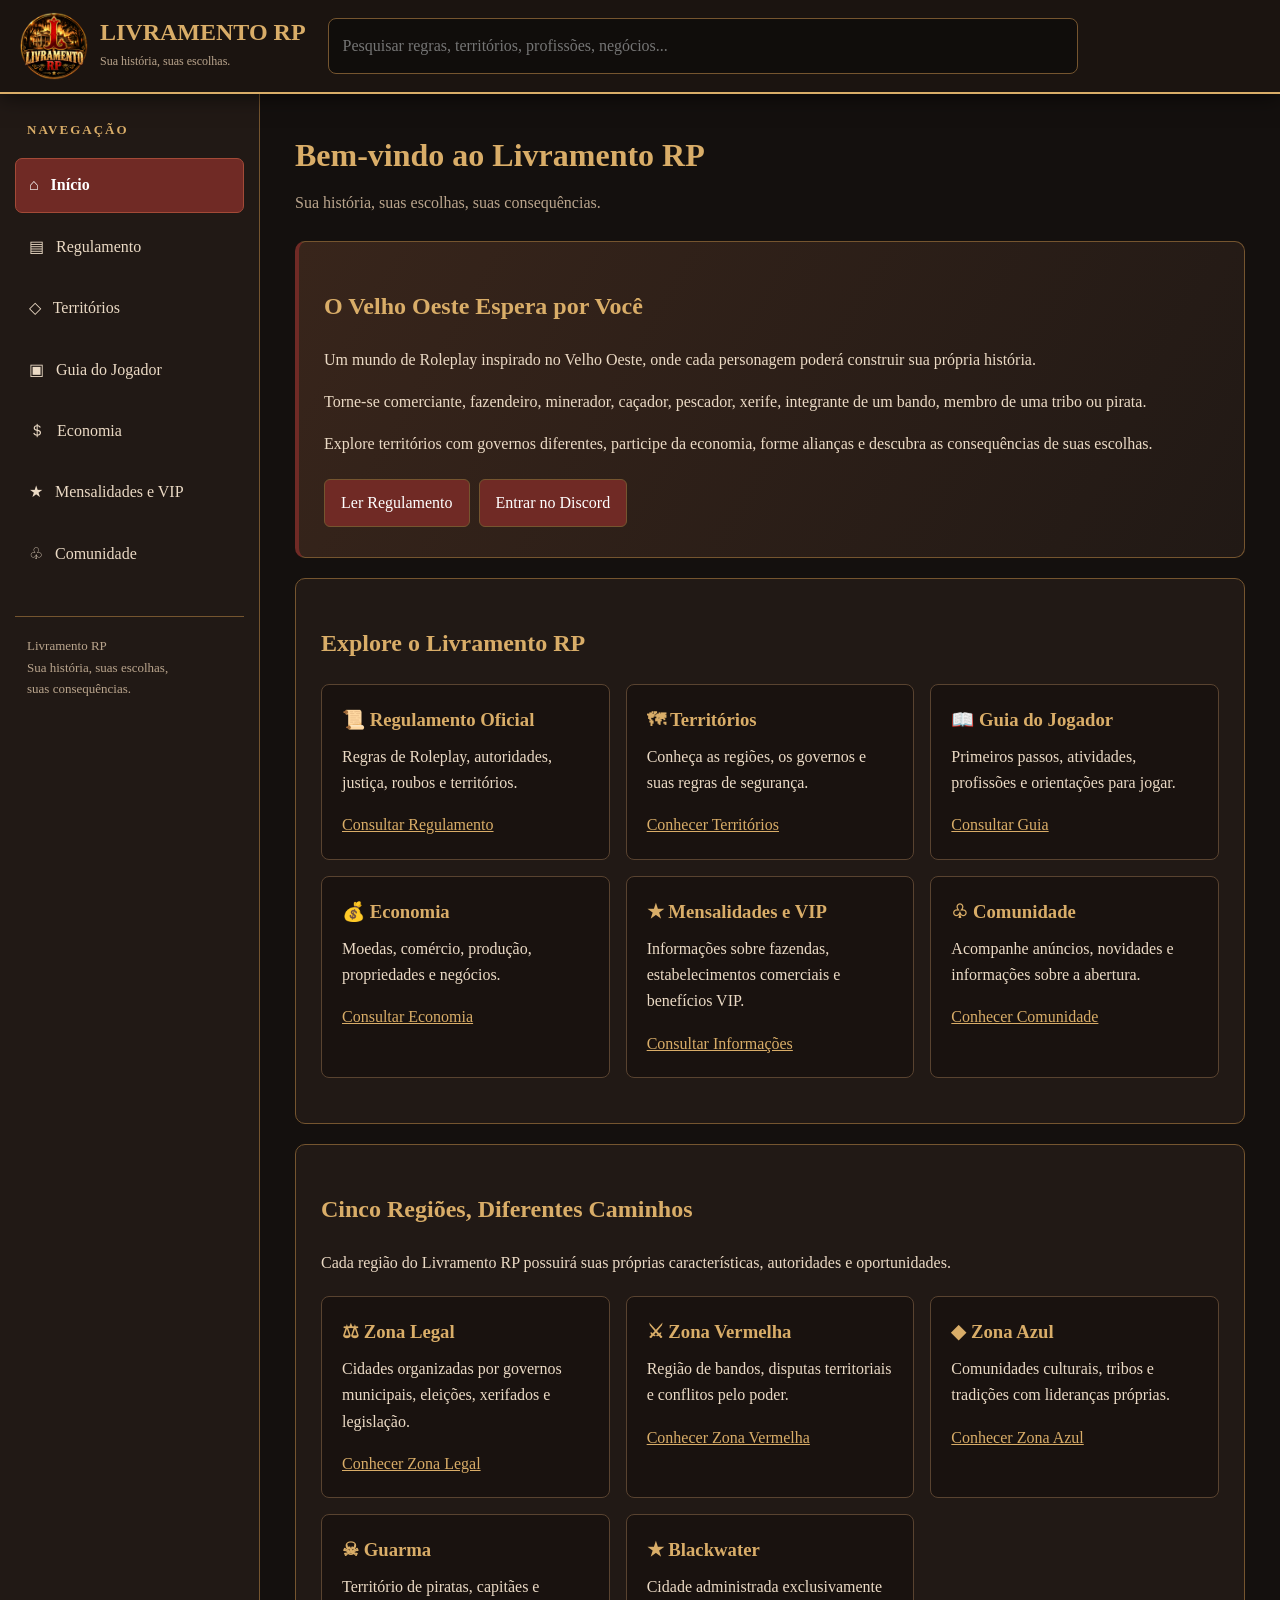
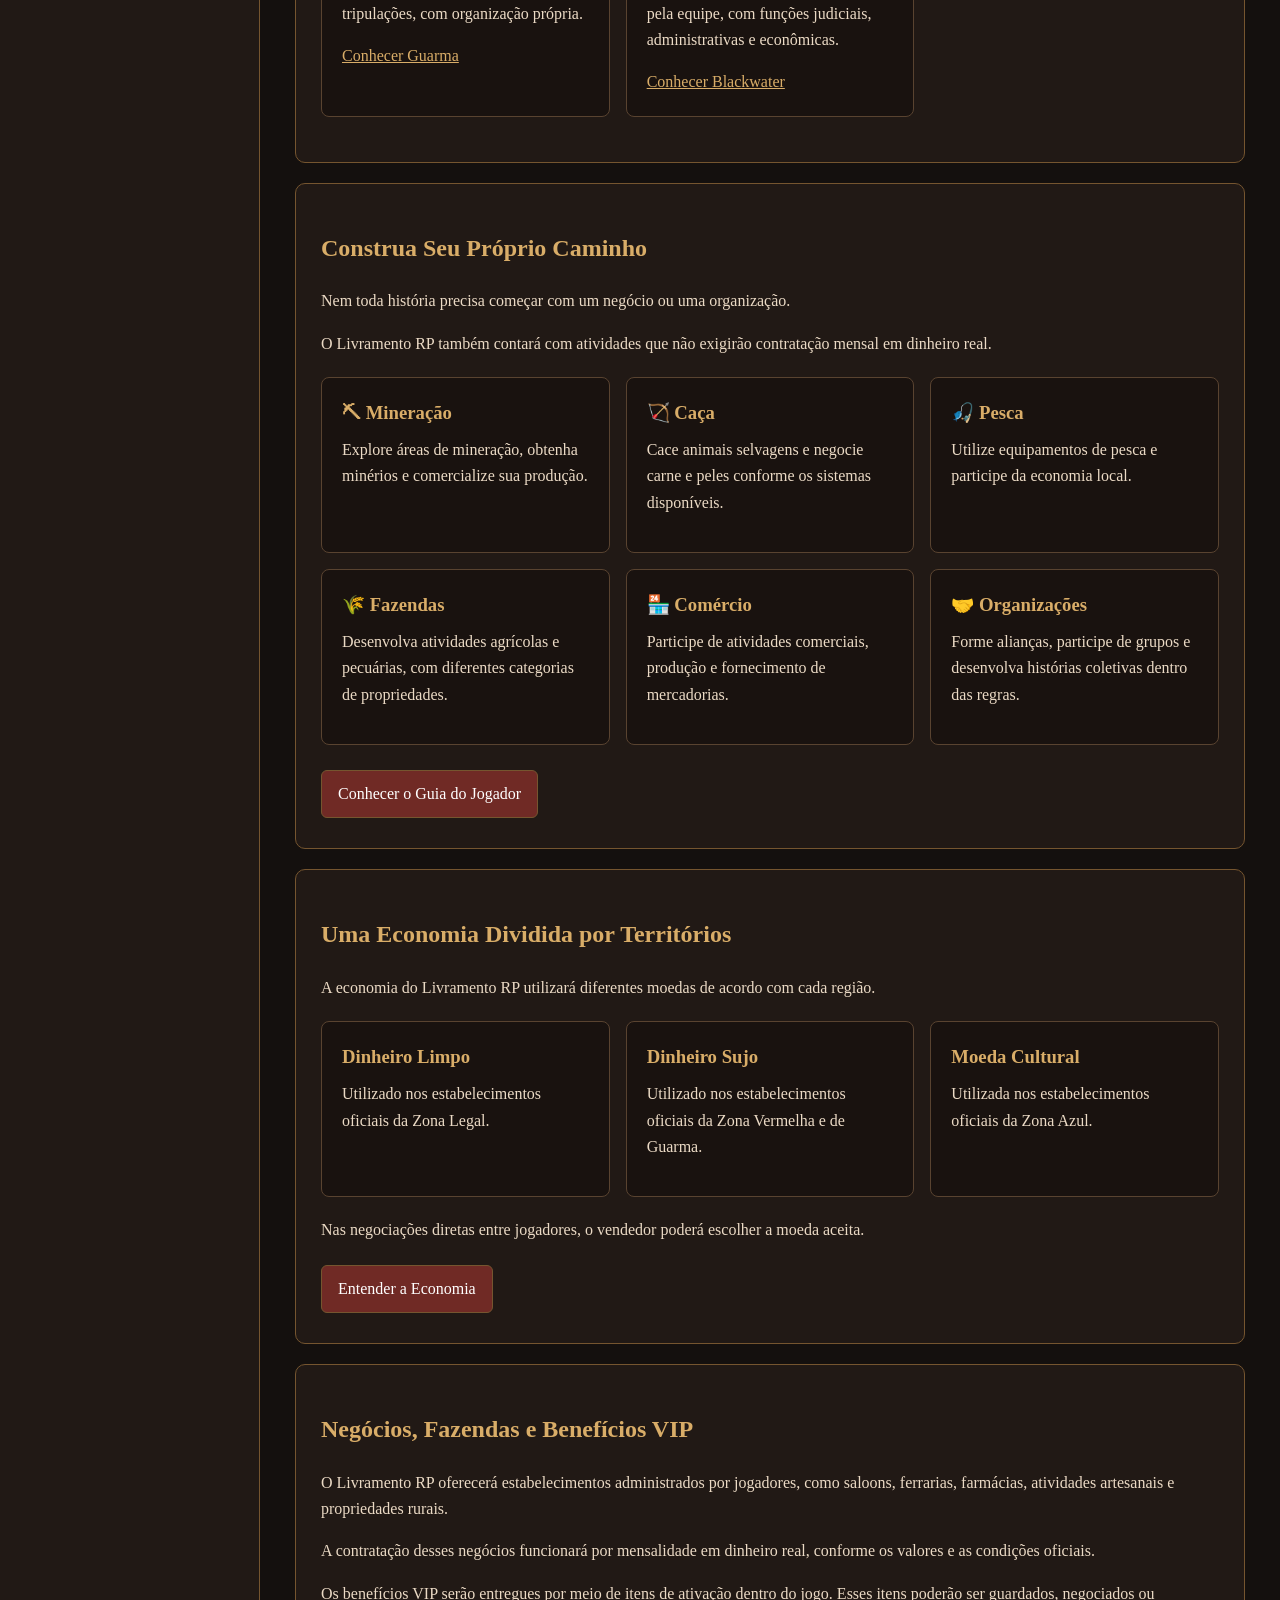
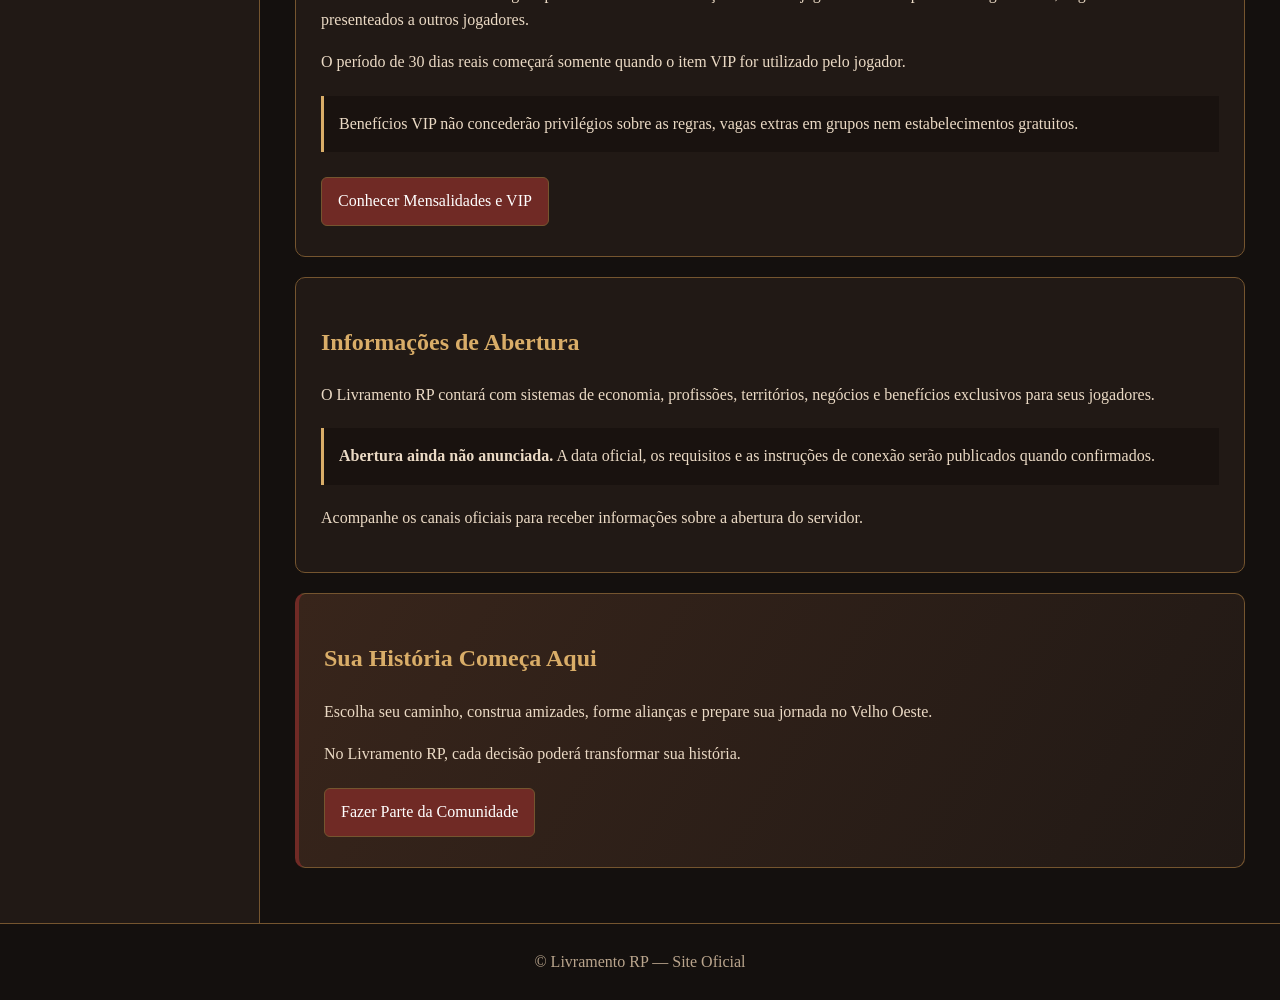
<file: index.html>
<!DOCTYPE html>
<html lang="pt-BR">
<head>
  <meta charset="UTF-8">
  <meta name="viewport" content="width=device-width, initial-scale=1">
  <meta name="description" content="Livramento RP — Servidor de Roleplay no Velho Oeste. Explore territórios, profissões, governos, economia e histórias criadas pelos jogadores.">
  <title>Livramento RP | Início</title>
  <link rel="stylesheet" href="estilo.css">
  <script src="script.js" defer></script>
</head>

<body>

<header class="topo">
  <div class="topo-interno">
    <div class="marca">
      <img src="LOGO.png" alt="Logo oficial Livramento RP">
      <div>
        <h1>LIVRAMENTO RP</h1>
        <small>Sua história, suas escolhas.</small>
      </div>
    </div>

    <div class="pesquisa">
      <input
        id="pesquisaGlobal"
        type="search"
        placeholder="Pesquisar regras, territórios, profissões, negócios..."
        aria-label="Pesquisar no site"
        autocomplete="off"
      >
      <div id="resultadosBusca" class="resultados" hidden></div>
    </div>

    <button
      id="botaoMenu"
      class="botao-menu"
      type="button"
      aria-expanded="false"
      aria-controls="menuLateral"
    >☰ Menu</button>
  </div>
</header>

<div class="estrutura">

  <aside class="lateral" id="menuLateral">
    <h2>Navegação</h2>

    <nav class="menu" aria-label="Menu principal">
      <a href="index.html">⌂ &nbsp; Início</a>
      <a href="regulamento.html">▤ &nbsp; Regulamento</a>
      <a href="territorios.html">◇ &nbsp; Territórios</a>
      <a href="guia.html">▣ &nbsp; Guia do Jogador</a>
      <a href="economia.html">＄ &nbsp; Economia</a>
      <a href="mensalidades.html">★ &nbsp; Mensalidades e VIP</a>
      <a href="comunidade.html">♧ &nbsp; Comunidade</a>
    </nav>

    <div class="lateral-rodape">
      Livramento RP<br>
      Sua história, suas escolhas,<br>
      suas consequências.
    </div>
  </aside>

  <main class="conteudo">
    <section class="pagina" id="inicio">

      <h2 class="titulo-pagina">
        Bem-vindo ao Livramento RP
      </h2>

      <p class="subtitulo">
        Sua história, suas escolhas,
        suas consequências.
      </p>

      <!-- APRESENTAÇÃO PRINCIPAL -->

      <div class="painel destaque">
        <h2>O Velho Oeste Espera por Você</h2>

        <p>
          Um mundo de Roleplay inspirado
          no Velho Oeste, onde cada personagem
          poderá construir sua própria história.
        </p>

        <p>
          Torne-se comerciante, fazendeiro,
          minerador, caçador, pescador,
          xerife, integrante de um bando,
          membro de uma tribo ou pirata.
        </p>

        <p>
          Explore territórios com governos
          diferentes, participe da economia,
          forme alianças e descubra
          as consequências de suas escolhas.
        </p>

        <a class="botao" href="regulamento.html">
          Ler Regulamento
        </a>

        <a
          class="botao"
          href="https://discord.gg/YhVTENFm2B"
          target="_blank"
          rel="noopener noreferrer"
        >
          Entrar no Discord
        </a>
      </div>

      <!-- ACESSO RÁPIDO -->

      <div class="painel" id="explorar">
        <h2>Explore o Livramento RP</h2>

        <div class="grade">

          <div class="cartao">
            <h3>📜 Regulamento Oficial</h3>
            <p>
              Regras de Roleplay,
              autoridades, justiça,
              roubos e territórios.
            </p>
            <a href="regulamento.html">
              Consultar Regulamento
            </a>
          </div>

          <div class="cartao">
            <h3>🗺 Territórios</h3>
            <p>
              Conheça as regiões,
              os governos e suas
              regras de segurança.
            </p>
            <a href="territorios.html">
              Conhecer Territórios
            </a>
          </div>

          <div class="cartao">
            <h3>📖 Guia do Jogador</h3>
            <p>
              Primeiros passos,
              atividades, profissões
              e orientações para jogar.
            </p>
            <a href="guia.html">
              Consultar Guia
            </a>
          </div>

          <div class="cartao">
            <h3>💰 Economia</h3>
            <p>
              Moedas, comércio,
              produção, propriedades
              e negócios.
            </p>
            <a href="economia.html">
              Consultar Economia
            </a>
          </div>

          <div class="cartao">
            <h3>★ Mensalidades e VIP</h3>
            <p>
              Informações sobre fazendas,
              estabelecimentos comerciais
              e benefícios VIP.
            </p>
            <a href="mensalidades.html">
              Consultar Informações
            </a>
          </div>

          <div class="cartao">
            <h3>♧ Comunidade</h3>
            <p>
              Acompanhe anúncios,
              novidades e informações
              sobre a abertura.
            </p>
            <a href="comunidade.html">
              Conhecer Comunidade
            </a>
          </div>

        </div>
      </div>

      <!-- TERRITÓRIOS -->

      <div class="painel" id="territorios">
        <h2>Cinco Regiões, Diferentes Caminhos</h2>

        <p>
          Cada região do Livramento RP
          possuirá suas próprias características,
          autoridades e oportunidades.
        </p>

        <div class="grade">

          <div class="cartao">
            <h3>⚖ Zona Legal</h3>
            <p>
              Cidades organizadas por
              governos municipais,
              eleições, xerifados
              e legislação.
            </p>
            <a href="territorios.html#zona-legal">
              Conhecer Zona Legal
            </a>
          </div>

          <div class="cartao">
            <h3>⚔ Zona Vermelha</h3>
            <p>
              Região de bandos,
              disputas territoriais
              e conflitos pelo poder.
            </p>
            <a href="territorios.html#zona-vermelha">
              Conhecer Zona Vermelha
            </a>
          </div>

          <div class="cartao">
            <h3>◆ Zona Azul</h3>
            <p>
              Comunidades culturais,
              tribos e tradições
              com lideranças próprias.
            </p>
            <a href="territorios.html#zona-azul">
              Conhecer Zona Azul
            </a>
          </div>

          <div class="cartao">
            <h3>☠ Guarma</h3>
            <p>
              Território de piratas,
              capitães e tripulações,
              com organização própria.
            </p>
            <a href="territorios.html#guarma">
              Conhecer Guarma
            </a>
          </div>

          <div class="cartao">
            <h3>★ Blackwater</h3>
            <p>
              Cidade administrada
              exclusivamente pela equipe,
              com funções judiciais,
              administrativas e econômicas.
            </p>
            <a href="territorios.html#blackwater">
              Conhecer Blackwater
            </a>
          </div>

        </div>
      </div>

      <!-- ATIVIDADES -->

      <div class="painel" id="atividades">
        <h2>Construa Seu Próprio Caminho</h2>

        <p>
          Nem toda história precisa
          começar com um negócio
          ou uma organização.
        </p>

        <p>
          O Livramento RP também contará
          com atividades que não exigirão
          contratação mensal em dinheiro real.
        </p>

        <div class="grade">

          <div class="cartao">
            <h3>⛏ Mineração</h3>
            <p>
              Explore áreas de mineração,
              obtenha minérios
              e comercialize sua produção.
            </p>
          </div>

          <div class="cartao">
            <h3>🏹 Caça</h3>
            <p>
              Cace animais selvagens
              e negocie carne e peles
              conforme os sistemas disponíveis.
            </p>
          </div>

          <div class="cartao">
            <h3>🎣 Pesca</h3>
            <p>
              Utilize equipamentos
              de pesca e participe
              da economia local.
            </p>
          </div>

          <div class="cartao">
            <h3>🌾 Fazendas</h3>
            <p>
              Desenvolva atividades
              agrícolas e pecuárias,
              com diferentes categorias
              de propriedades.
            </p>
          </div>

          <div class="cartao">
            <h3>🏪 Comércio</h3>
            <p>
              Participe de atividades
              comerciais, produção
              e fornecimento de mercadorias.
            </p>
          </div>

          <div class="cartao">
            <h3>🤝 Organizações</h3>
            <p>
              Forme alianças,
              participe de grupos
              e desenvolva histórias
              coletivas dentro das regras.
            </p>
          </div>

        </div>

        <a class="botao" href="guia.html">
          Conhecer o Guia do Jogador
        </a>
      </div>

      <!-- ECONOMIA -->

      <div class="painel" id="economia">
        <h2>Uma Economia Dividida por Territórios</h2>

        <p>
          A economia do Livramento RP
          utilizará diferentes moedas
          de acordo com cada região.
        </p>

        <div class="grade">

          <div class="cartao">
            <h3>Dinheiro Limpo</h3>
            <p>
              Utilizado nos estabelecimentos
              oficiais da Zona Legal.
            </p>
          </div>

          <div class="cartao">
            <h3>Dinheiro Sujo</h3>
            <p>
              Utilizado nos estabelecimentos
              oficiais da Zona Vermelha
              e de Guarma.
            </p>
          </div>

          <div class="cartao">
            <h3>Moeda Cultural</h3>
            <p>
              Utilizada nos estabelecimentos
              oficiais da Zona Azul.
            </p>
          </div>

        </div>

        <p>
          Nas negociações diretas entre jogadores,
          o vendedor poderá escolher
          a moeda aceita.
        </p>

        <a class="botao" href="economia.html">
          Entender a Economia
        </a>
      </div>

      <!-- NEGÓCIOS E VIP -->

      <div class="painel" id="negocios">
        <h2>Negócios, Fazendas e Benefícios VIP</h2>

        <p>
          O Livramento RP oferecerá
          estabelecimentos administrados
          por jogadores, como saloons,
          ferrarias, farmácias,
          atividades artesanais
          e propriedades rurais.
        </p>

        <p>
          A contratação desses negócios
          funcionará por mensalidade
          em dinheiro real,
          conforme os valores
          e as condições oficiais.
        </p>

        <p>
          Os benefícios VIP serão entregues
          por meio de itens de ativação
          dentro do jogo. Esses itens poderão
          ser guardados, negociados ou
          presenteados a outros jogadores.
        </p>

        <p>
          O período de 30 dias reais
          começará somente quando o item
          VIP for utilizado pelo jogador.
        </p>

        <div class="aviso">
          Benefícios VIP não concederão
          privilégios sobre as regras,
          vagas extras em grupos
          nem estabelecimentos gratuitos.
        </div>

        <a class="botao" href="mensalidades.html">
          Conhecer Mensalidades e VIP
        </a>
      </div>

      <!-- ABERTURA -->

      <div class="painel" id="abertura">
        <h2>Informações de Abertura</h2>

        <p>
          O Livramento RP contará com
          sistemas de economia, profissões,
          territórios, negócios e benefícios
          exclusivos para seus jogadores.
        </p>

        <div class="aviso">
          <strong>Abertura ainda não anunciada.</strong>
          A data oficial, os requisitos
          e as instruções de conexão
          serão publicados quando confirmados.
        </div>

        <p>
          Acompanhe os canais oficiais
          para receber informações
          sobre a abertura do servidor.
        </p>
      </div>

      <!-- COMUNIDADE -->

      <div class="painel destaque" id="comunidade">
        <h2>Sua História Começa Aqui</h2>

        <p>
          Escolha seu caminho,
          construa amizades,
          forme alianças
          e prepare sua jornada
          no Velho Oeste.
        </p>

        <p>
          No Livramento RP,
          cada decisão poderá
          transformar sua história.
        </p>

        <a
          class="botao"
          href="https://discord.gg/YhVTENFm2B"
          target="_blank"
          rel="noopener noreferrer"
        >
          Fazer Parte da Comunidade
        </a>
      </div>

    </section>
  </main>
</div>

<footer class="rodape">
  © Livramento RP — Site Oficial
</footer>

</body>
</html>
</file>
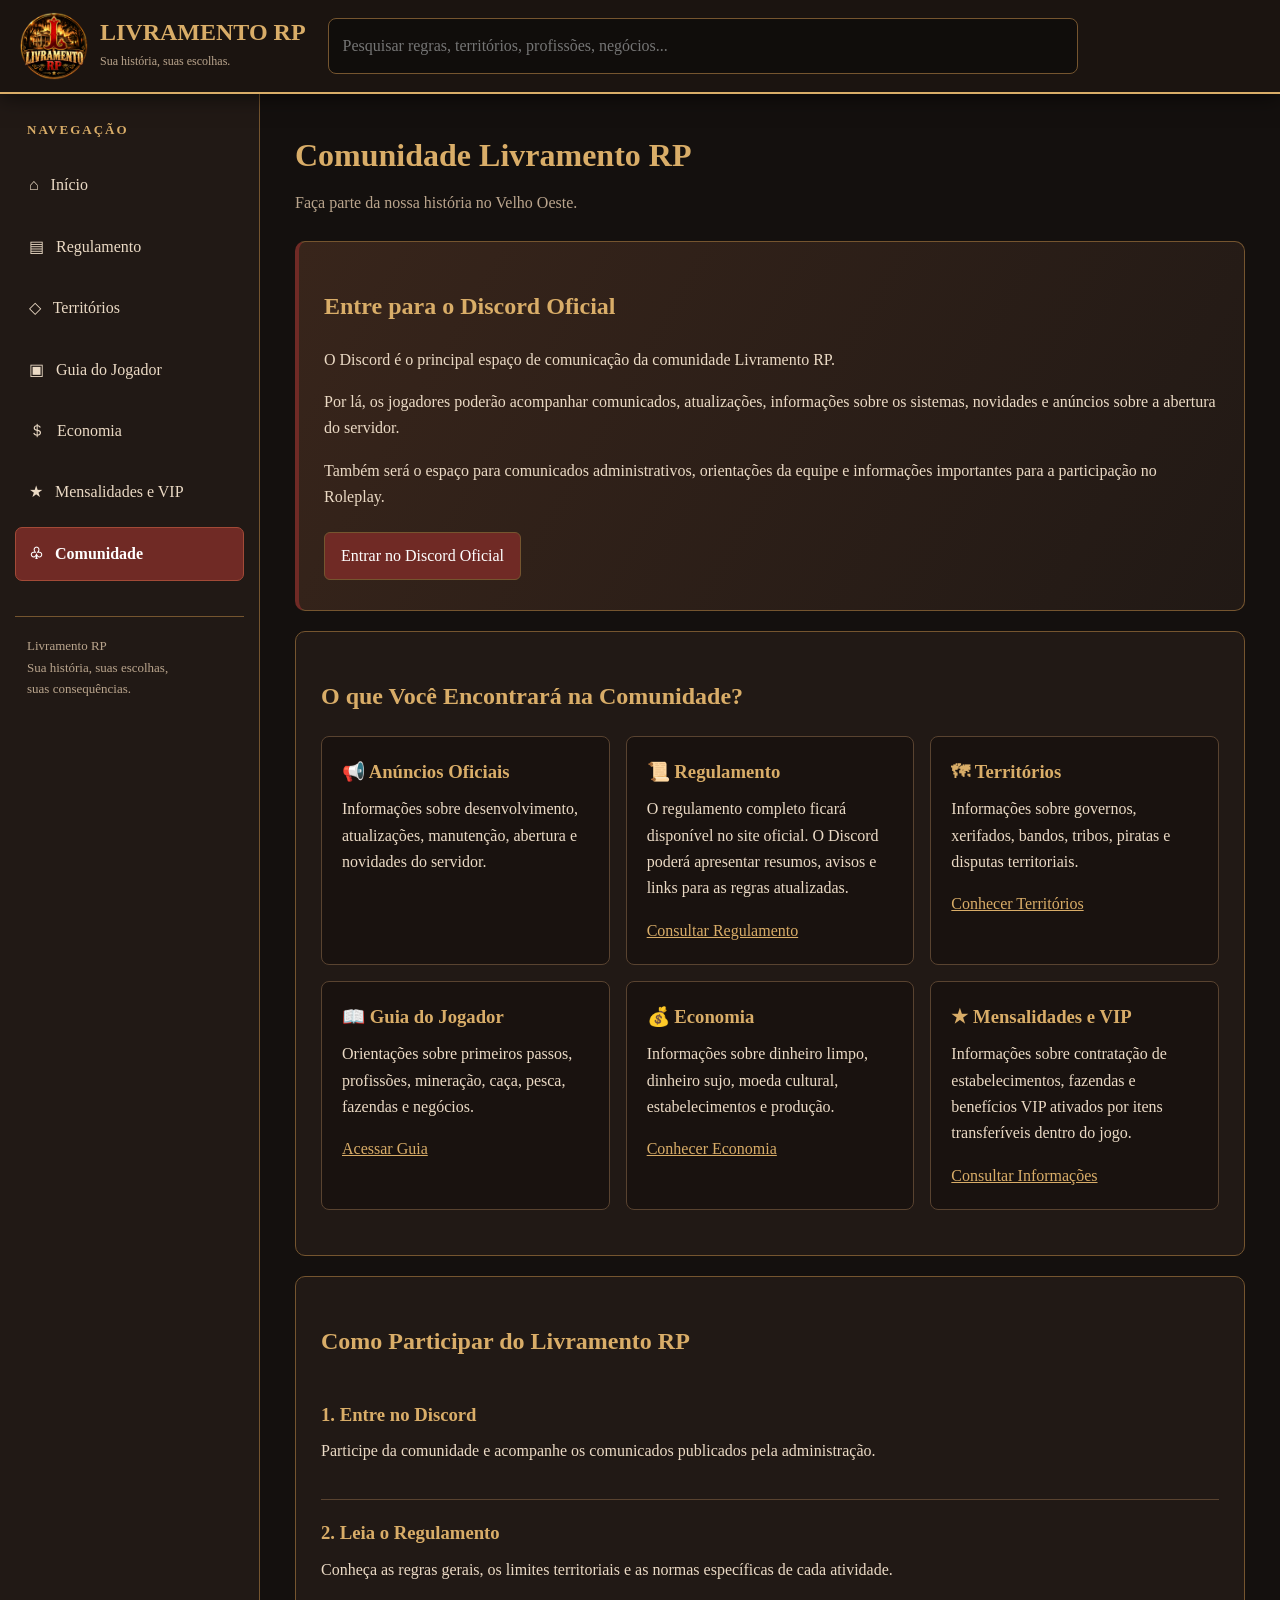
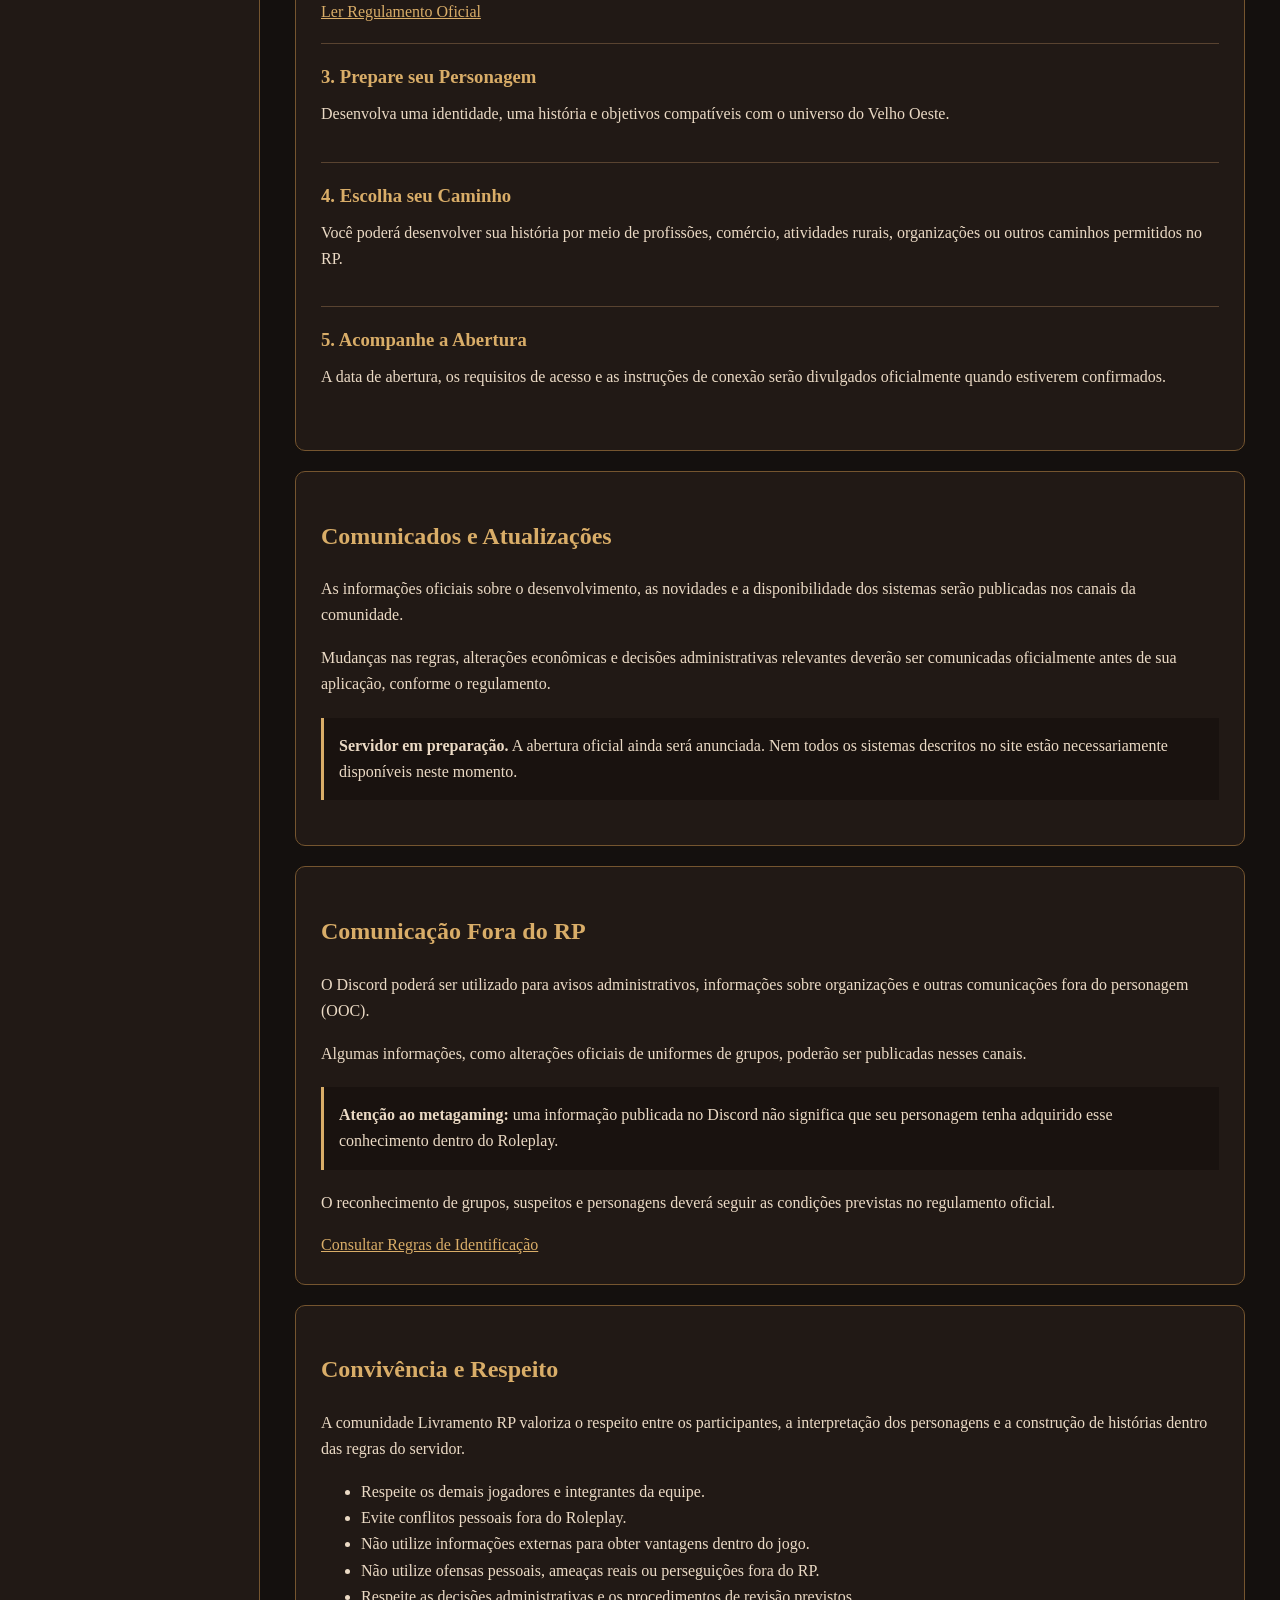
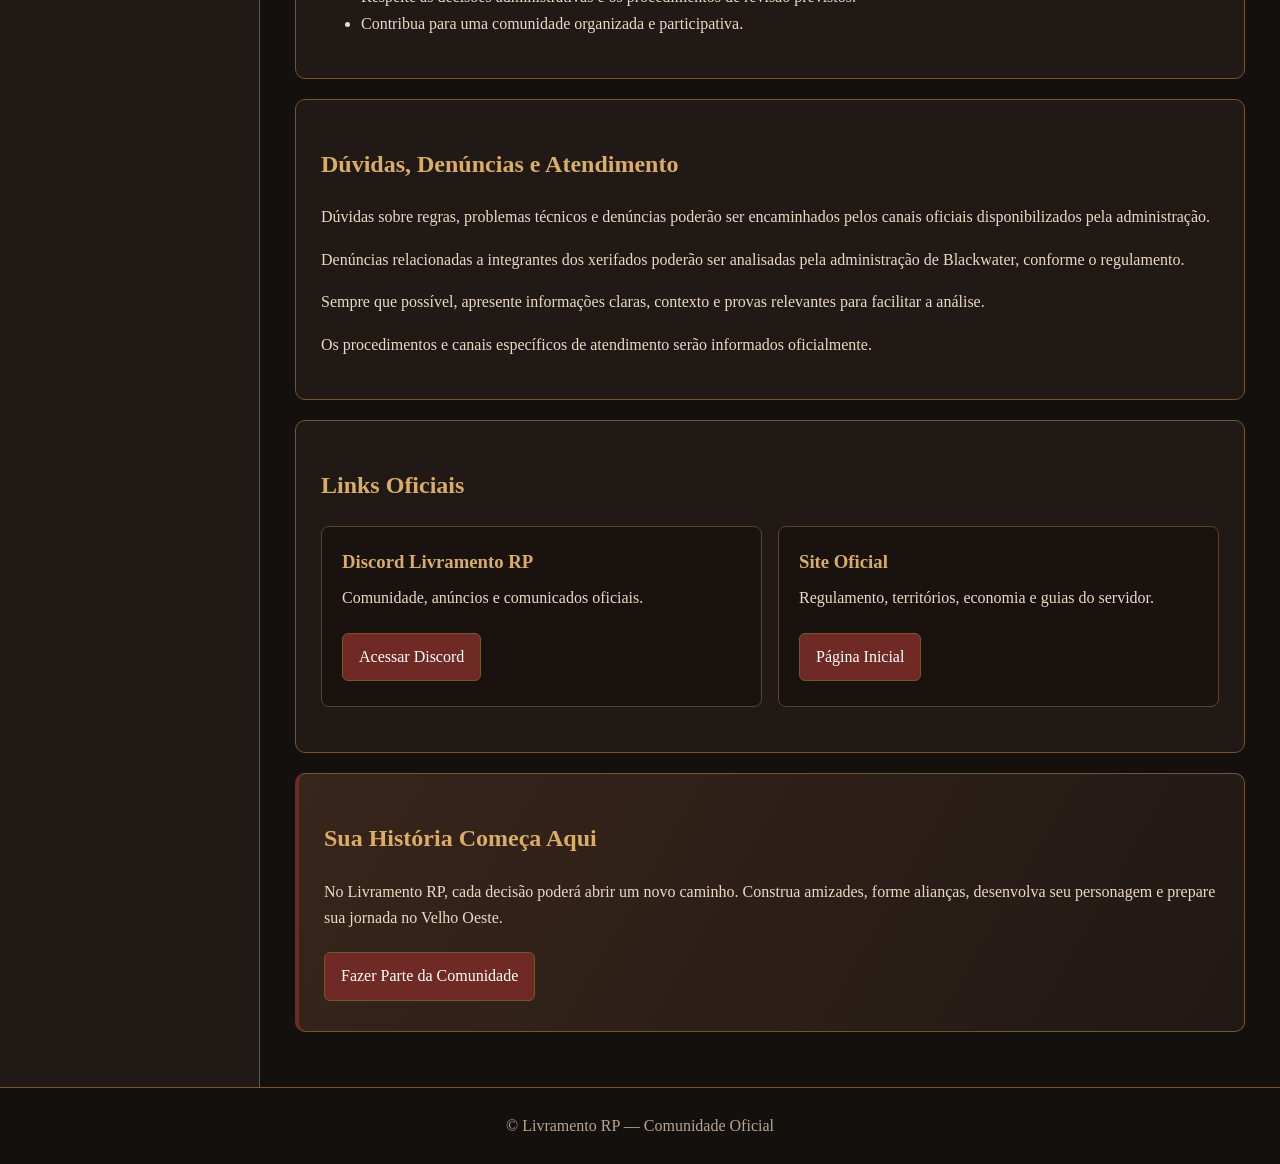
<file: comunidade.html>
<!DOCTYPE html>
<html lang="pt-BR">
<head>
  <meta charset="UTF-8">
  <meta name="viewport" content="width=device-width, initial-scale=1">
  <meta name="description" content="Comunidade oficial Livramento RP: Discord, anúncios, regulamento, atualizações e informações para jogadores.">
  <title>Livramento RP | Comunidade</title>
  <link rel="stylesheet" href="estilo.css">
  <script src="script.js" defer></script>
</head>

<body>

<header class="topo">
  <div class="topo-interno">
    <div class="marca">
      <img src="LOGO.png" alt="Logo oficial Livramento RP">
      <div>
        <h1>LIVRAMENTO RP</h1>
        <small>Sua história, suas escolhas.</small>
      </div>
    </div>

    <div class="pesquisa">
      <input
        id="pesquisaGlobal"
        type="search"
        placeholder="Pesquisar regras, territórios, profissões, negócios..."
        aria-label="Pesquisar no site"
        autocomplete="off"
      >
      <div id="resultadosBusca" class="resultados" hidden></div>
    </div>

    <button
      id="botaoMenu"
      class="botao-menu"
      type="button"
      aria-expanded="false"
      aria-controls="menuLateral"
    >☰ Menu</button>
  </div>
</header>

<div class="estrutura">

  <aside class="lateral" id="menuLateral">
    <h2>Navegação</h2>

    <nav class="menu" aria-label="Menu principal">
      <a href="index.html">⌂ &nbsp; Início</a>
      <a href="regulamento.html">▤ &nbsp; Regulamento</a>
      <a href="territorios.html">◇ &nbsp; Territórios</a>
      <a href="guia.html">▣ &nbsp; Guia do Jogador</a>
      <a href="economia.html">＄ &nbsp; Economia</a>
      <a href="mensalidades.html">★ &nbsp; Mensalidades e VIP</a>
      <a href="comunidade.html">♧ &nbsp; Comunidade</a>
    </nav>

    <div class="lateral-rodape">
      Livramento RP<br>
      Sua história, suas escolhas,<br>
      suas consequências.
    </div>
  </aside>

  <main class="conteudo">
    <section class="pagina">

      <h2 class="titulo-pagina">Comunidade Livramento RP</h2>

      <p class="subtitulo">
        Faça parte da nossa história no Velho Oeste.
      </p>

      <div class="painel destaque" id="discord">
        <h2>Entre para o Discord Oficial</h2>

        <p>
          O Discord é o principal espaço
          de comunicação da comunidade Livramento RP.
        </p>

        <p>
          Por lá, os jogadores poderão acompanhar
          comunicados, atualizações,
          informações sobre os sistemas,
          novidades e anúncios sobre
          a abertura do servidor.
        </p>

        <p>
          Também será o espaço para
          comunicados administrativos,
          orientações da equipe
          e informações importantes
          para a participação no Roleplay.
        </p>

        <a
          class="botao"
          href="https://discord.gg/YhVTENFm2B"
          target="_blank"
          rel="noopener noreferrer"
        >
          Entrar no Discord Oficial
        </a>
      </div>

      <div class="painel" id="informacoes">
        <h2>O que Você Encontrará na Comunidade?</h2>

        <div class="grade">

          <div class="cartao">
            <h3>📢 Anúncios Oficiais</h3>
            <p>
              Informações sobre desenvolvimento,
              atualizações, manutenção,
              abertura e novidades do servidor.
            </p>
          </div>

          <div class="cartao">
            <h3>📜 Regulamento</h3>
            <p>
              O regulamento completo ficará
              disponível no site oficial.
              O Discord poderá apresentar
              resumos, avisos e links
              para as regras atualizadas.
            </p>
            <a href="regulamento.html">
              Consultar Regulamento
            </a>
          </div>

          <div class="cartao">
            <h3>🗺 Territórios</h3>
            <p>
              Informações sobre governos,
              xerifados, bandos, tribos,
              piratas e disputas territoriais.
            </p>
            <a href="territorios.html">
              Conhecer Territórios
            </a>
          </div>

          <div class="cartao">
            <h3>📖 Guia do Jogador</h3>
            <p>
              Orientações sobre primeiros passos,
              profissões, mineração, caça,
              pesca, fazendas e negócios.
            </p>
            <a href="guia.html">
              Acessar Guia
            </a>
          </div>

          <div class="cartao">
            <h3>💰 Economia</h3>
            <p>
              Informações sobre dinheiro limpo,
              dinheiro sujo, moeda cultural,
              estabelecimentos e produção.
            </p>
            <a href="economia.html">
              Conhecer Economia
            </a>
          </div>

          <div class="cartao">
            <h3>★ Mensalidades e VIP</h3>
            <p>
              Informações sobre contratação
              de estabelecimentos, fazendas
              e benefícios VIP ativados por itens
              transferíveis dentro do jogo.
            </p>
            <a href="mensalidades.html">
              Consultar Informações
            </a>
          </div>

        </div>
      </div>

      <div class="painel" id="participacao">
        <h2>Como Participar do Livramento RP</h2>

        <div class="regra">
          <h3>1. Entre no Discord</h3>
          <p>
            Participe da comunidade
            e acompanhe os comunicados
            publicados pela administração.
          </p>
        </div>

        <div class="regra">
          <h3>2. Leia o Regulamento</h3>
          <p>
            Conheça as regras gerais,
            os limites territoriais
            e as normas específicas
            de cada atividade.
          </p>
          <a href="regulamento.html">
            Ler Regulamento Oficial
          </a>
        </div>

        <div class="regra">
          <h3>3. Prepare seu Personagem</h3>
          <p>
            Desenvolva uma identidade,
            uma história e objetivos
            compatíveis com o universo
            do Velho Oeste.
          </p>
        </div>

        <div class="regra">
          <h3>4. Escolha seu Caminho</h3>
          <p>
            Você poderá desenvolver
            sua história por meio
            de profissões, comércio,
            atividades rurais,
            organizações ou outros
            caminhos permitidos no RP.
          </p>
        </div>

        <div class="regra">
          <h3>5. Acompanhe a Abertura</h3>
          <p>
            A data de abertura,
            os requisitos de acesso
            e as instruções de conexão
            serão divulgados oficialmente
            quando estiverem confirmados.
          </p>
        </div>
      </div>

      <div class="painel" id="comunicados">
        <h2>Comunicados e Atualizações</h2>

        <p>
          As informações oficiais
          sobre o desenvolvimento,
          as novidades e a disponibilidade
          dos sistemas serão publicadas
          nos canais da comunidade.
        </p>

        <p>
          Mudanças nas regras,
          alterações econômicas
          e decisões administrativas
          relevantes deverão ser comunicadas
          oficialmente antes de sua aplicação,
          conforme o regulamento.
        </p>

        <div class="aviso">
          <strong>Servidor em preparação.</strong>
          A abertura oficial ainda será anunciada.
          Nem todos os sistemas descritos
          no site estão necessariamente
          disponíveis neste momento.
        </div>
      </div>

      <div class="painel" id="comunicacao-ooc">
        <h2>Comunicação Fora do RP</h2>

        <p>
          O Discord poderá ser utilizado
          para avisos administrativos,
          informações sobre organizações
          e outras comunicações
          fora do personagem (OOC).
        </p>

        <p>
          Algumas informações,
          como alterações oficiais
          de uniformes de grupos,
          poderão ser publicadas
          nesses canais.
        </p>

        <div class="aviso">
          <strong>Atenção ao metagaming:</strong>
          uma informação publicada no Discord
          não significa que seu personagem
          tenha adquirido esse conhecimento
          dentro do Roleplay.
        </div>

        <p>
          O reconhecimento de grupos,
          suspeitos e personagens deverá
          seguir as condições previstas
          no regulamento oficial.
        </p>

        <a href="regulamento.html#regra-5">
          Consultar Regras de Identificação
        </a>
      </div>

      <div class="painel" id="convivencia">
        <h2>Convivência e Respeito</h2>

        <p>
          A comunidade Livramento RP valoriza
          o respeito entre os participantes,
          a interpretação dos personagens
          e a construção de histórias
          dentro das regras do servidor.
        </p>

        <ul>
          <li>Respeite os demais jogadores e integrantes da equipe.</li>
          <li>Evite conflitos pessoais fora do Roleplay.</li>
          <li>Não utilize informações externas para obter vantagens dentro do jogo.</li>
          <li>Não utilize ofensas pessoais, ameaças reais ou perseguições fora do RP.</li>
          <li>Respeite as decisões administrativas e os procedimentos de revisão previstos.</li>
          <li>Contribua para uma comunidade organizada e participativa.</li>
        </ul>
      </div>

      <div class="painel" id="denuncias">
        <h2>Dúvidas, Denúncias e Atendimento</h2>

        <p>
          Dúvidas sobre regras,
          problemas técnicos
          e denúncias poderão ser
          encaminhados pelos canais
          oficiais disponibilizados
          pela administração.
        </p>

        <p>
          Denúncias relacionadas
          a integrantes dos xerifados
          poderão ser analisadas
          pela administração de Blackwater,
          conforme o regulamento.
        </p>

        <p>
          Sempre que possível,
          apresente informações claras,
          contexto e provas relevantes
          para facilitar a análise.
        </p>

        <p>
          Os procedimentos e canais
          específicos de atendimento
          serão informados oficialmente.
        </p>
      </div>

      <div class="painel" id="links">
        <h2>Links Oficiais</h2>

        <div class="grade">

          <div class="cartao">
            <h3>Discord Livramento RP</h3>
            <p>
              Comunidade, anúncios
              e comunicados oficiais.
            </p>
            <a
              class="botao"
              href="https://discord.gg/YhVTENFm2B"
              target="_blank"
              rel="noopener noreferrer"
            >
              Acessar Discord
            </a>
          </div>

          <div class="cartao">
            <h3>Site Oficial</h3>
            <p>
              Regulamento, territórios,
              economia e guias do servidor.
            </p>
            <a class="botao" href="index.html">
              Página Inicial
            </a>
          </div>

        </div>
      </div>

      <div class="painel destaque">
        <h2>Sua História Começa Aqui</h2>

        <p>
          No Livramento RP, cada decisão
          poderá abrir um novo caminho.
          Construa amizades, forme alianças,
          desenvolva seu personagem
          e prepare sua jornada
          no Velho Oeste.
        </p>

        <a
          class="botao"
          href="https://discord.gg/YhVTENFm2B"
          target="_blank"
          rel="noopener noreferrer"
        >
          Fazer Parte da Comunidade
        </a>
      </div>

    </section>
  </main>
</div>

<footer class="rodape">
  © Livramento RP — Comunidade Oficial
</footer>

</body>
</html>
</file>
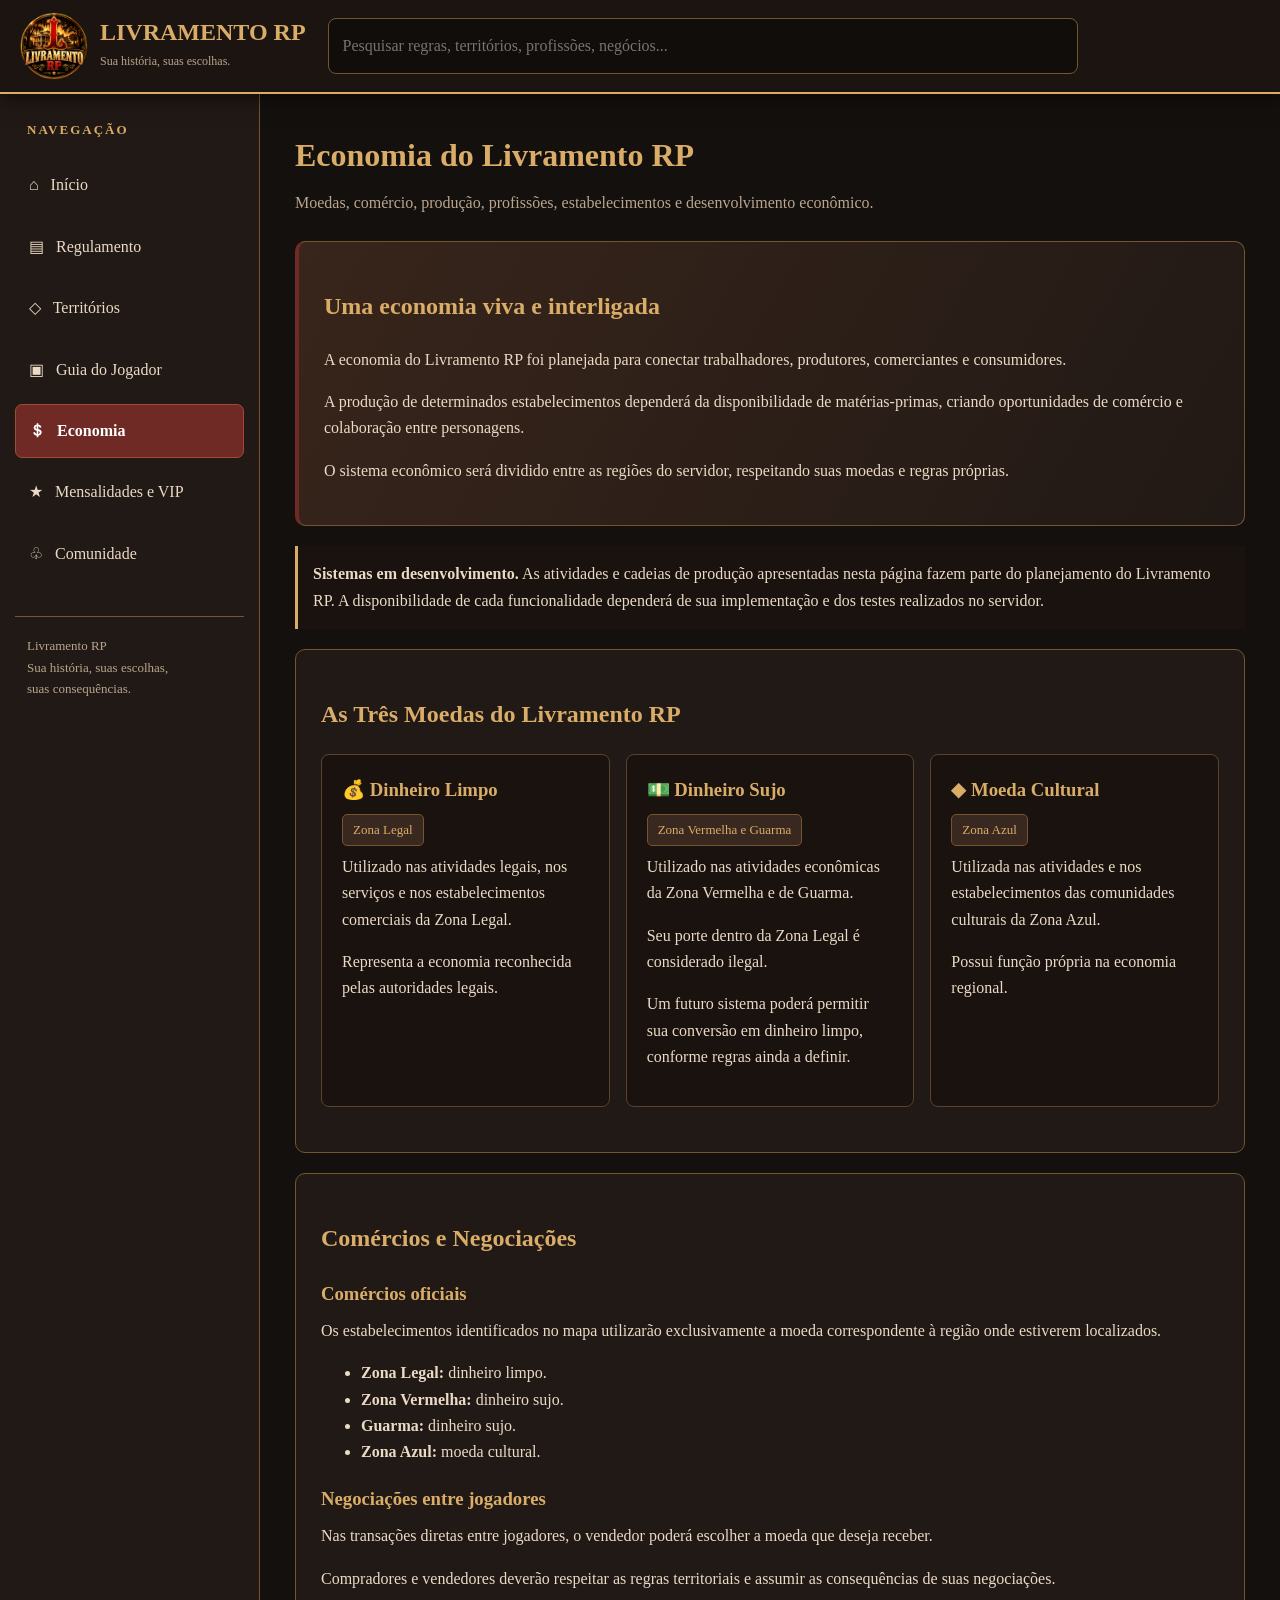
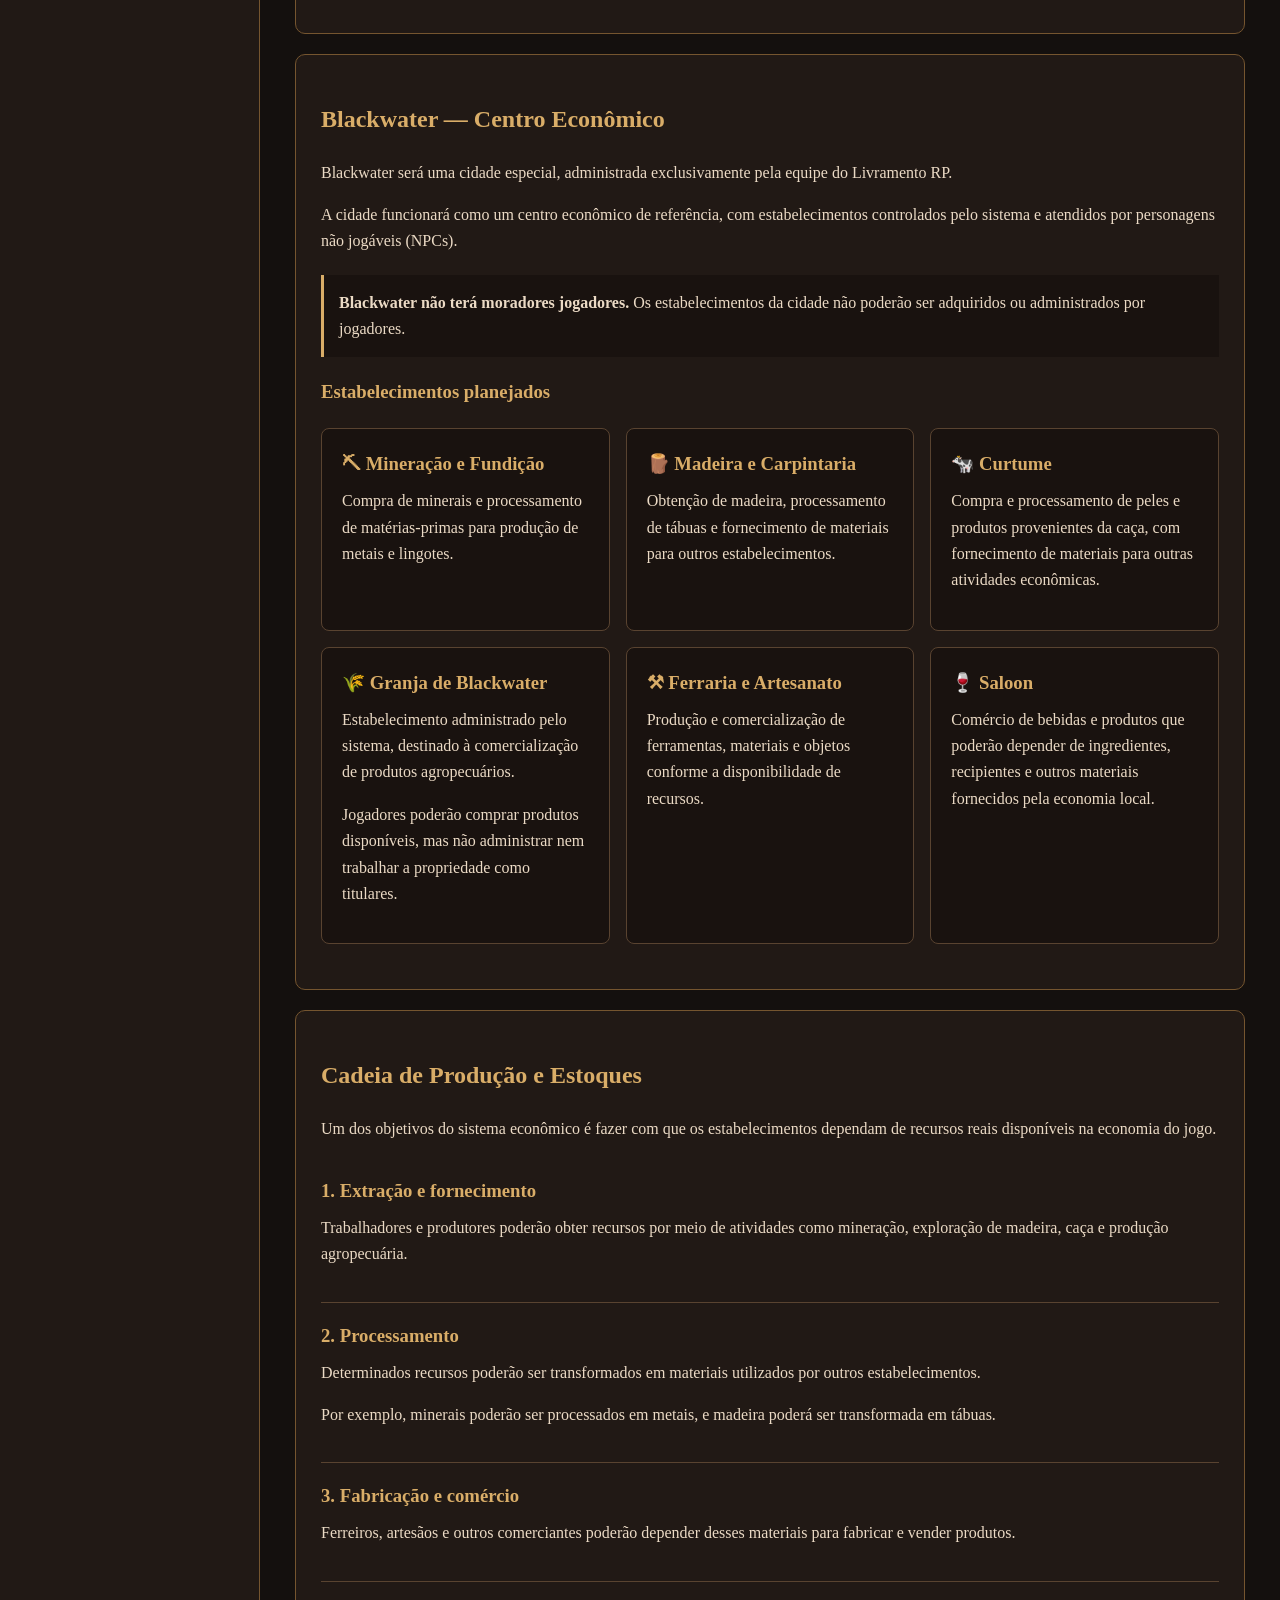
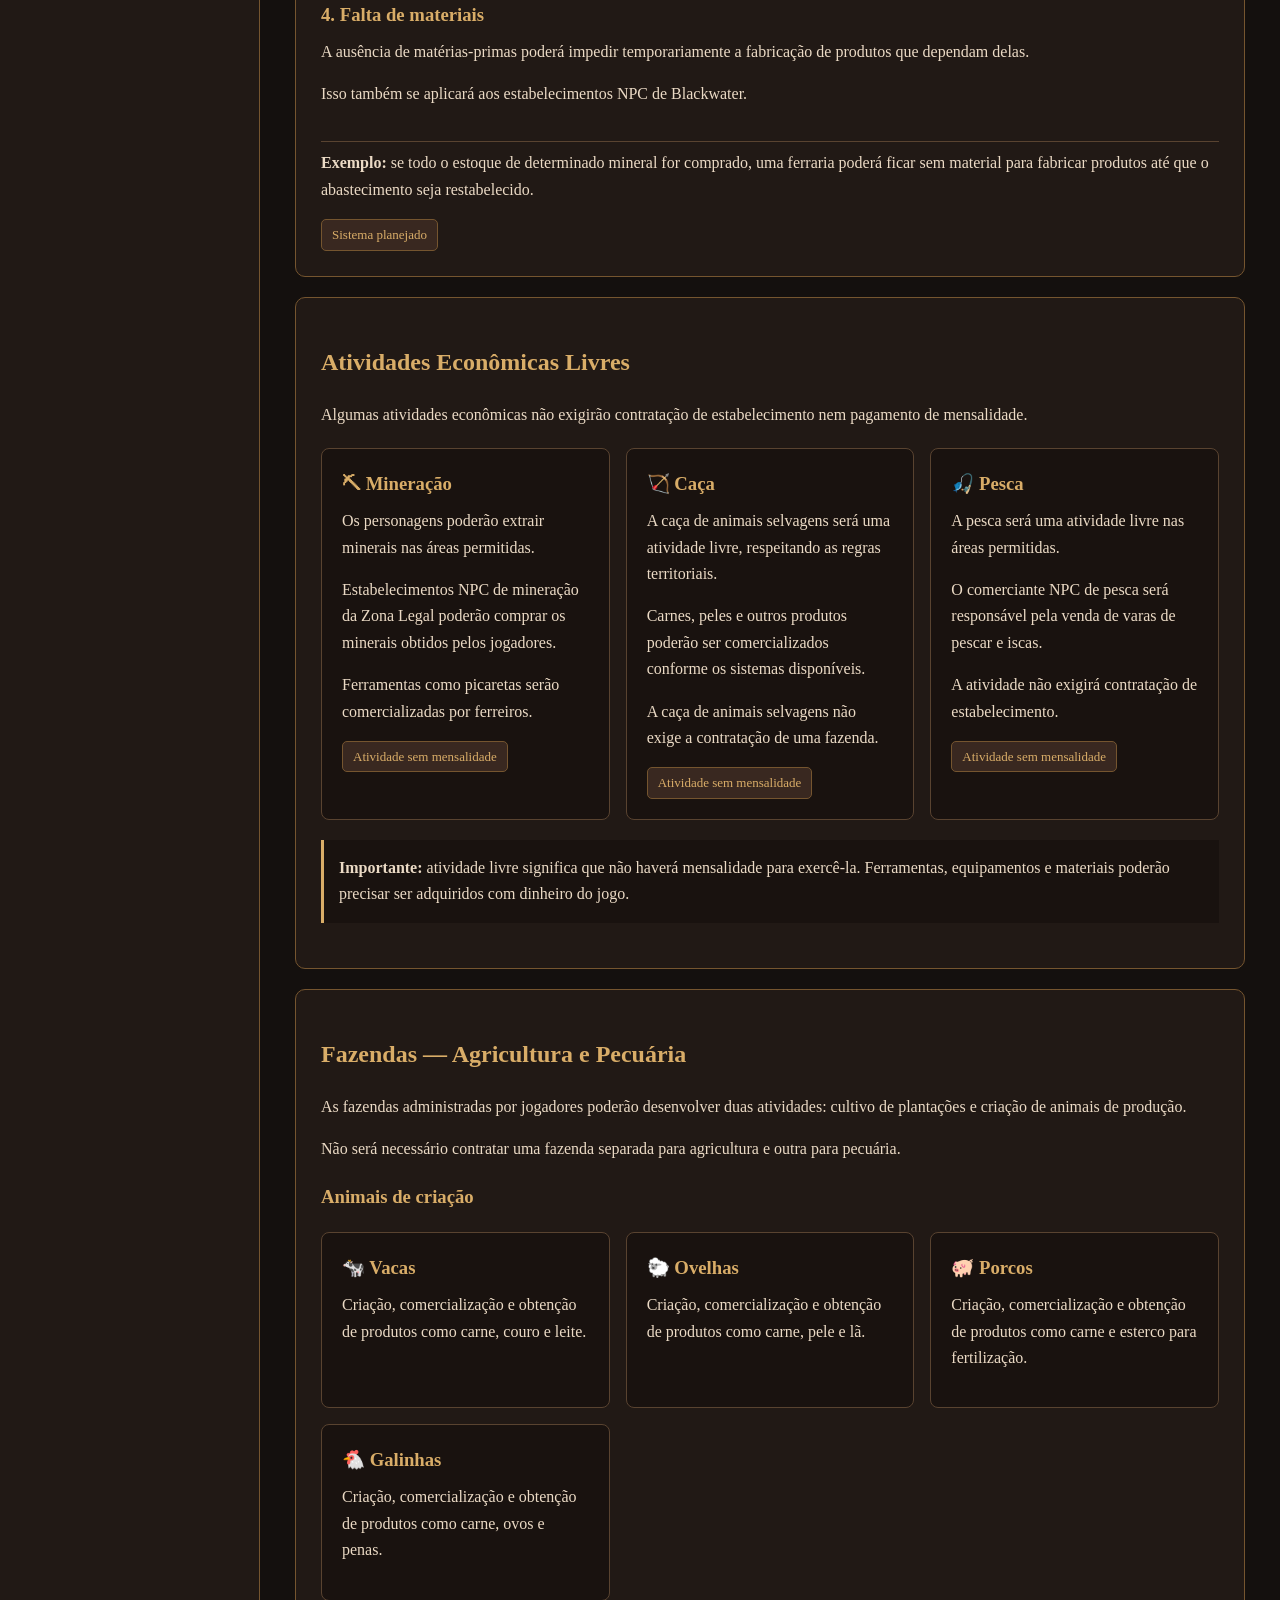
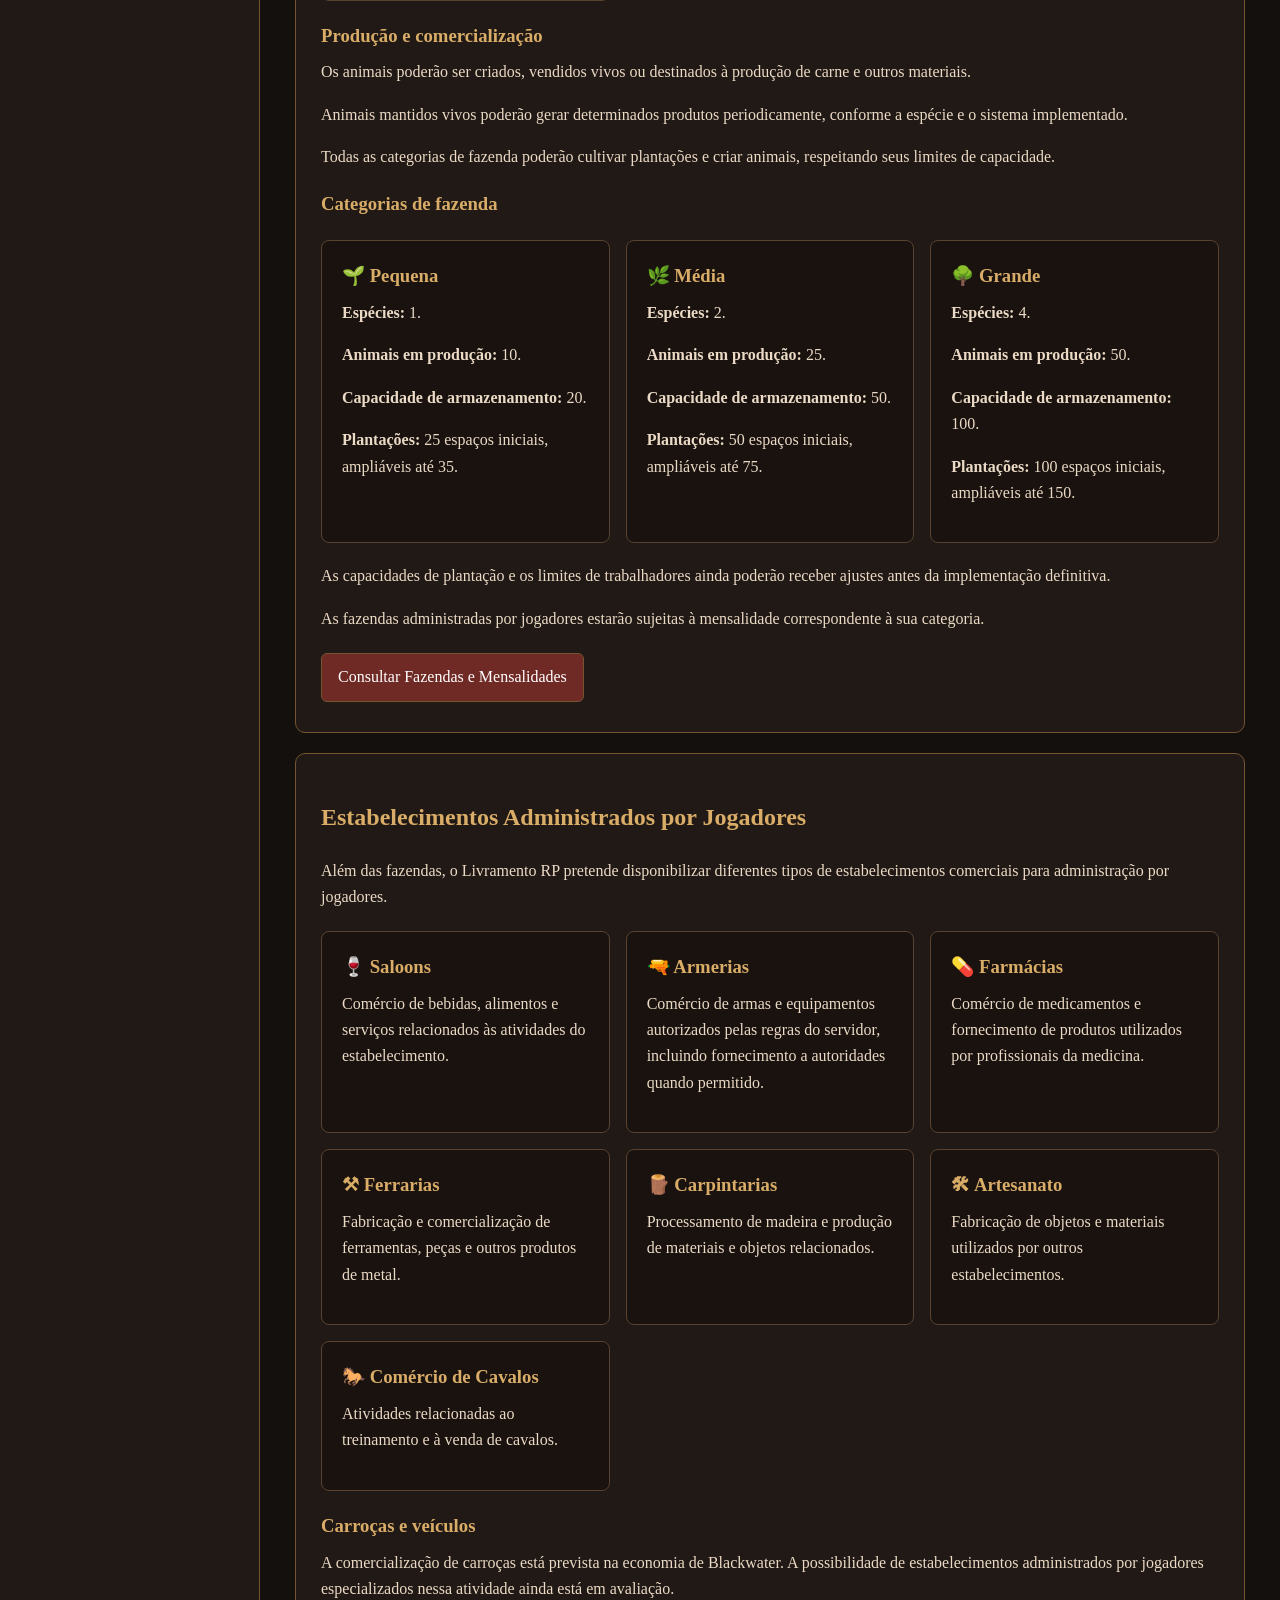
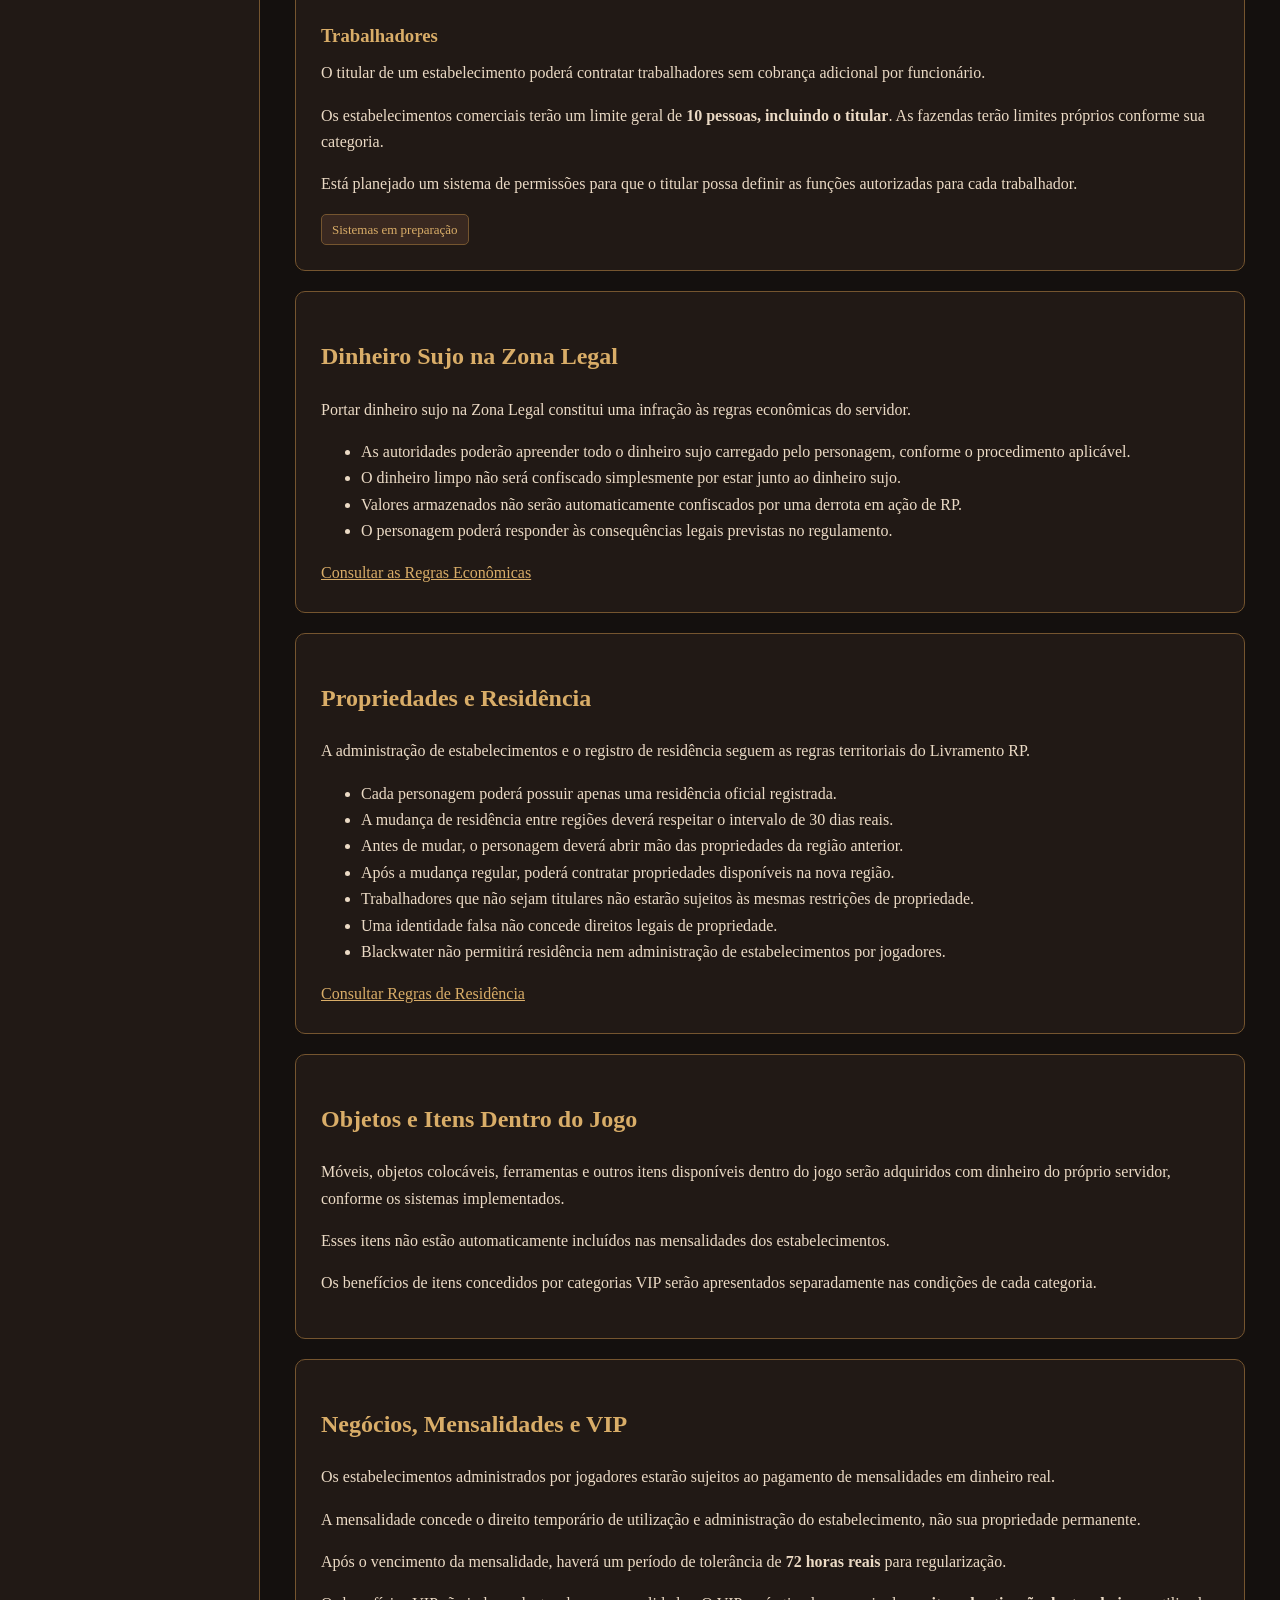
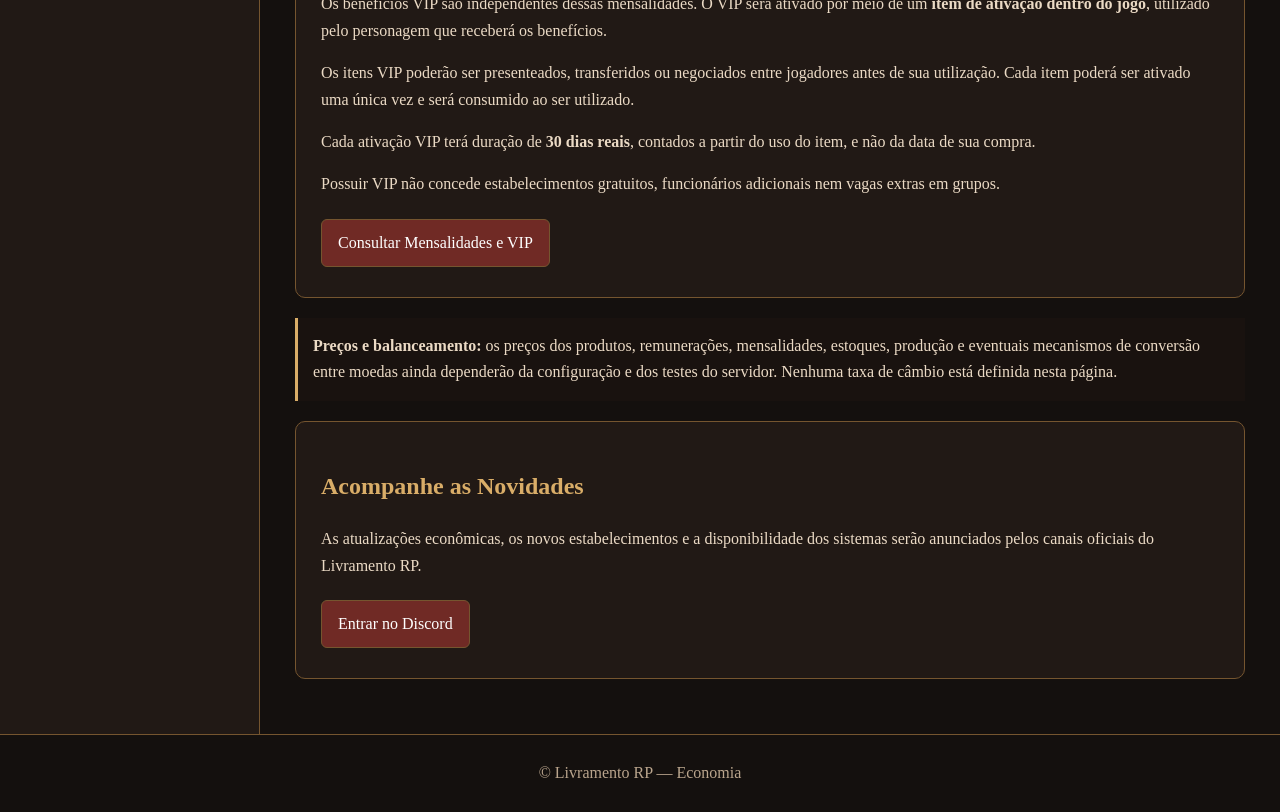
<file: economia.html>
<!DOCTYPE html>
<html lang="pt-BR">
<head>
  <meta charset="UTF-8">
  <meta name="viewport" content="width=device-width, initial-scale=1">
  <meta name="description" content="Economia do Livramento RP: moedas, Blackwater, comércio, mineração, caça, pesca, fazendas e estabelecimentos.">
  <title>Livramento RP | Economia</title>
  <link rel="stylesheet" href="estilo.css">
  <script src="script.js" defer></script>
</head>
<body>

<header class="topo">
  <div class="topo-interno">
    <div class="marca">
      <img src="LOGO.png" alt="Logo oficial Livramento RP">
      <div>
        <h1>LIVRAMENTO RP</h1>
        <small>Sua história, suas escolhas.</small>
      </div>
    </div>

    <div class="pesquisa">
      <input
        id="pesquisaGlobal"
        type="search"
        placeholder="Pesquisar regras, territórios, profissões, negócios..."
        aria-label="Pesquisar no site"
        autocomplete="off"
      >
      <div id="resultadosBusca" class="resultados" hidden></div>
    </div>

    <button
      id="botaoMenu"
      class="botao-menu"
      type="button"
      aria-expanded="false"
      aria-controls="menuLateral"
    >☰ Menu</button>
  </div>
</header>

<div class="estrutura">

  <aside class="lateral" id="menuLateral">
    <h2>Navegação</h2>

    <nav class="menu" aria-label="Menu principal">
      <a href="index.html">⌂ &nbsp; Início</a>
      <a href="regulamento.html">▤ &nbsp; Regulamento</a>
      <a href="territorios.html">◇ &nbsp; Territórios</a>
      <a href="guia.html">▣ &nbsp; Guia do Jogador</a>
      <a href="economia.html">＄ &nbsp; Economia</a>
      <a href="mensalidades.html">★ &nbsp; Mensalidades e VIP</a>
      <a href="comunidade.html">♧ &nbsp; Comunidade</a>
    </nav>

    <div class="lateral-rodape">
      Livramento RP<br>
      Sua história, suas escolhas,<br>
      suas consequências.
    </div>
  </aside>

  <main class="conteudo">
    <section class="pagina">

      <h2 class="titulo-pagina">Economia do Livramento RP</h2>

      <p class="subtitulo">
        Moedas, comércio, produção, profissões,
        estabelecimentos e desenvolvimento econômico.
      </p>

      <div class="painel destaque">
        <h2>Uma economia viva e interligada</h2>

        <p>
          A economia do Livramento RP foi planejada
          para conectar trabalhadores, produtores,
          comerciantes e consumidores.
        </p>

        <p>
          A produção de determinados estabelecimentos
          dependerá da disponibilidade de matérias-primas,
          criando oportunidades de comércio
          e colaboração entre personagens.
        </p>

        <p>
          O sistema econômico será dividido
          entre as regiões do servidor,
          respeitando suas moedas e regras próprias.
        </p>
      </div>

      <div class="aviso">
        <strong>Sistemas em desenvolvimento.</strong>
        As atividades e cadeias de produção apresentadas
        nesta página fazem parte do planejamento
        do Livramento RP. A disponibilidade de cada
        funcionalidade dependerá de sua implementação
        e dos testes realizados no servidor.
      </div>

      <div class="painel" id="moedas">
        <h2>As Três Moedas do Livramento RP</h2>

        <div class="grade">

          <div class="cartao" id="dinheiro-limpo">
            <h3>💰 Dinheiro Limpo</h3>
            <span class="etiqueta">Zona Legal</span>
            <p>
              Utilizado nas atividades legais,
              nos serviços e nos estabelecimentos
              comerciais da Zona Legal.
            </p>
            <p>
              Representa a economia reconhecida
              pelas autoridades legais.
            </p>
          </div>

          <div class="cartao" id="dinheiro-sujo">
            <h3>💵 Dinheiro Sujo</h3>
            <span class="etiqueta">Zona Vermelha e Guarma</span>
            <p>
              Utilizado nas atividades econômicas
              da Zona Vermelha e de Guarma.
            </p>
            <p>
              Seu porte dentro da Zona Legal
              é considerado ilegal.
            </p>
            <p>
              Um futuro sistema poderá permitir
              sua conversão em dinheiro limpo,
              conforme regras ainda a definir.
            </p>
          </div>

          <div class="cartao" id="moeda-cultural">
            <h3>◆ Moeda Cultural</h3>
            <span class="etiqueta">Zona Azul</span>
            <p>
              Utilizada nas atividades e
              nos estabelecimentos das comunidades
              culturais da Zona Azul.
            </p>
            <p>
              Possui função própria
              na economia regional.
            </p>
          </div>

        </div>
      </div>

      <div class="painel" id="comercios">
        <h2>Comércios e Negociações</h2>

        <h3>Comércios oficiais</h3>
        <p>
          Os estabelecimentos identificados no mapa
          utilizarão exclusivamente a moeda
          correspondente à região onde estiverem
          localizados.
        </p>

        <ul>
          <li><strong>Zona Legal:</strong> dinheiro limpo.</li>
          <li><strong>Zona Vermelha:</strong> dinheiro sujo.</li>
          <li><strong>Guarma:</strong> dinheiro sujo.</li>
          <li><strong>Zona Azul:</strong> moeda cultural.</li>
        </ul>

        <h3>Negociações entre jogadores</h3>
        <p>
          Nas transações diretas entre jogadores,
          o vendedor poderá escolher a moeda
          que deseja receber.
        </p>
        <p>
          Compradores e vendedores deverão
          respeitar as regras territoriais
          e assumir as consequências de suas negociações.
        </p>
      </div>

      <div class="painel" id="blackwater">
        <h2>Blackwater — Centro Econômico</h2>

        <p>
          Blackwater será uma cidade especial,
          administrada exclusivamente pela equipe
          do Livramento RP.
        </p>
        <p>
          A cidade funcionará como um centro
          econômico de referência, com estabelecimentos
          controlados pelo sistema e atendidos
          por personagens não jogáveis (NPCs).
        </p>

        <div class="aviso">
          <strong>Blackwater não terá moradores jogadores.</strong>
          Os estabelecimentos da cidade não poderão
          ser adquiridos ou administrados
          por jogadores.
        </div>

        <h3>Estabelecimentos planejados</h3>

        <div class="grade">

          <div class="cartao">
            <h3>⛏ Mineração e Fundição</h3>
            <p>
              Compra de minerais e processamento
              de matérias-primas para produção
              de metais e lingotes.
            </p>
          </div>

          <div class="cartao">
            <h3>🪵 Madeira e Carpintaria</h3>
            <p>
              Obtenção de madeira, processamento
              de tábuas e fornecimento de materiais
              para outros estabelecimentos.
            </p>
          </div>

          <div class="cartao">
            <h3>🐄 Curtume</h3>
            <p>
              Compra e processamento de peles
              e produtos provenientes da caça,
              com fornecimento de materiais
              para outras atividades econômicas.
            </p>
          </div>

          <div class="cartao">
            <h3>🌾 Granja de Blackwater</h3>
            <p>
              Estabelecimento administrado pelo sistema,
              destinado à comercialização de produtos
              agropecuários.
            </p>
            <p>
              Jogadores poderão comprar produtos
              disponíveis, mas não administrar
              nem trabalhar a propriedade
              como titulares.
            </p>
          </div>

          <div class="cartao">
            <h3>⚒ Ferraria e Artesanato</h3>
            <p>
              Produção e comercialização de ferramentas,
              materiais e objetos conforme
              a disponibilidade de recursos.
            </p>
          </div>

          <div class="cartao">
            <h3>🍷 Saloon</h3>
            <p>
              Comércio de bebidas e produtos
              que poderão depender de ingredientes,
              recipientes e outros materiais
              fornecidos pela economia local.
            </p>
          </div>

        </div>
      </div>

      <div class="painel" id="cadeia-produtiva">
        <h2>Cadeia de Produção e Estoques</h2>

        <p>
          Um dos objetivos do sistema econômico
          é fazer com que os estabelecimentos
          dependam de recursos reais
          disponíveis na economia do jogo.
        </p>

        <div class="regra">
          <h3>1. Extração e fornecimento</h3>
          <p>
            Trabalhadores e produtores poderão
            obter recursos por meio de atividades
            como mineração, exploração de madeira,
            caça e produção agropecuária.
          </p>
        </div>

        <div class="regra">
          <h3>2. Processamento</h3>
          <p>
            Determinados recursos poderão ser
            transformados em materiais utilizados
            por outros estabelecimentos.
          </p>
          <p>
            Por exemplo, minerais poderão ser
            processados em metais, e madeira
            poderá ser transformada em tábuas.
          </p>
        </div>

        <div class="regra">
          <h3>3. Fabricação e comércio</h3>
          <p>
            Ferreiros, artesãos e outros comerciantes
            poderão depender desses materiais
            para fabricar e vender produtos.
          </p>
        </div>

        <div class="regra">
          <h3>4. Falta de materiais</h3>
          <p>
            A ausência de matérias-primas poderá
            impedir temporariamente a fabricação
            de produtos que dependam delas.
          </p>
          <p>
            Isso também se aplicará aos
            estabelecimentos NPC de Blackwater.
          </p>
        </div>

        <p>
          <strong>Exemplo:</strong>
          se todo o estoque de determinado mineral
          for comprado, uma ferraria poderá ficar
          sem material para fabricar produtos
          até que o abastecimento seja restabelecido.
        </p>

        <span class="etiqueta">Sistema planejado</span>
      </div>

      <div class="painel" id="atividades">
        <h2>Atividades Econômicas Livres</h2>

        <p>
          Algumas atividades econômicas não exigirão
          contratação de estabelecimento
          nem pagamento de mensalidade.
        </p>

        <div class="grade">

          <div class="cartao" id="mineracao">
            <h3>⛏ Mineração</h3>
            <p>
              Os personagens poderão extrair
              minerais nas áreas permitidas.
            </p>
            <p>
              Estabelecimentos NPC de mineração
              da Zona Legal poderão comprar
              os minerais obtidos pelos jogadores.
            </p>
            <p>
              Ferramentas como picaretas
              serão comercializadas por ferreiros.
            </p>
            <span class="etiqueta">Atividade sem mensalidade</span>
          </div>

          <div class="cartao" id="caca">
            <h3>🏹 Caça</h3>
            <p>
              A caça de animais selvagens
              será uma atividade livre,
              respeitando as regras territoriais.
            </p>
            <p>
              Carnes, peles e outros produtos
              poderão ser comercializados
              conforme os sistemas disponíveis.
            </p>
            <p>
              A caça de animais selvagens
              não exige a contratação
              de uma fazenda.
            </p>
            <span class="etiqueta">Atividade sem mensalidade</span>
          </div>

          <div class="cartao" id="pesca">
            <h3>🎣 Pesca</h3>
            <p>
              A pesca será uma atividade livre
              nas áreas permitidas.
            </p>
            <p>
              O comerciante NPC de pesca
              será responsável pela venda
              de varas de pescar e iscas.
            </p>
            <p>
              A atividade não exigirá
              contratação de estabelecimento.
            </p>
            <span class="etiqueta">Atividade sem mensalidade</span>
          </div>

        </div>

        <div class="aviso">
          <strong>Importante:</strong>
          atividade livre significa que não haverá
          mensalidade para exercê-la.
          Ferramentas, equipamentos e materiais
          poderão precisar ser adquiridos
          com dinheiro do jogo.
        </div>
      </div>

      <div class="painel" id="fazendas">
        <h2>Fazendas — Agricultura e Pecuária</h2>

        <p>
          As fazendas administradas por jogadores
          poderão desenvolver duas atividades:
          cultivo de plantações e criação
          de animais de produção.
        </p>

        <p>
          Não será necessário contratar
          uma fazenda separada para agricultura
          e outra para pecuária.
        </p>

        <h3>Animais de criação</h3>

        <div class="grade">

          <div class="cartao">
            <h3>🐄 Vacas</h3>
            <p>
              Criação, comercialização
              e obtenção de produtos
              como carne, couro e leite.
            </p>
          </div>

          <div class="cartao">
            <h3>🐑 Ovelhas</h3>
            <p>
              Criação, comercialização
              e obtenção de produtos
              como carne, pele e lã.
            </p>
          </div>

          <div class="cartao">
            <h3>🐖 Porcos</h3>
            <p>
              Criação, comercialização
              e obtenção de produtos
              como carne e esterco
              para fertilização.
            </p>
          </div>

          <div class="cartao">
            <h3>🐔 Galinhas</h3>
            <p>
              Criação, comercialização
              e obtenção de produtos
              como carne, ovos e penas.
            </p>
          </div>

        </div>

        <h3>Produção e comercialização</h3>

        <p>
          Os animais poderão ser criados,
          vendidos vivos ou destinados
          à produção de carne e outros materiais.
        </p>

        <p>
          Animais mantidos vivos poderão gerar
          determinados produtos periodicamente,
          conforme a espécie e o sistema implementado.
        </p>

        <p>
          Todas as categorias de fazenda poderão
          cultivar plantações e criar animais,
          respeitando seus limites de capacidade.
        </p>

        <h3>Categorias de fazenda</h3>

        <div class="grade">

          <div class="cartao">
            <h3>🌱 Pequena</h3>
            <p><strong>Espécies:</strong> 1.</p>
            <p><strong>Animais em produção:</strong> 10.</p>
            <p><strong>Capacidade de armazenamento:</strong> 20.</p>
            <p><strong>Plantações:</strong> 25 espaços iniciais, ampliáveis até 35.</p>
          </div>

          <div class="cartao">
            <h3>🌿 Média</h3>
            <p><strong>Espécies:</strong> 2.</p>
            <p><strong>Animais em produção:</strong> 25.</p>
            <p><strong>Capacidade de armazenamento:</strong> 50.</p>
            <p><strong>Plantações:</strong> 50 espaços iniciais, ampliáveis até 75.</p>
          </div>

          <div class="cartao">
            <h3>🌳 Grande</h3>
            <p><strong>Espécies:</strong> 4.</p>
            <p><strong>Animais em produção:</strong> 50.</p>
            <p><strong>Capacidade de armazenamento:</strong> 100.</p>
            <p><strong>Plantações:</strong> 100 espaços iniciais, ampliáveis até 150.</p>
          </div>

        </div>

        <p>
          As capacidades de plantação
          e os limites de trabalhadores
          ainda poderão receber ajustes
          antes da implementação definitiva.
        </p>

        <p>
          As fazendas administradas por jogadores
          estarão sujeitas à mensalidade
          correspondente à sua categoria.
        </p>

        <a class="botao" href="mensalidades.html#fazendas">
          Consultar Fazendas e Mensalidades
        </a>
      </div>

      <div class="painel" id="negocios">
        <h2>Estabelecimentos Administrados por Jogadores</h2>

        <p>
          Além das fazendas, o Livramento RP
          pretende disponibilizar diferentes
          tipos de estabelecimentos comerciais
          para administração por jogadores.
        </p>

        <div class="grade">

          <div class="cartao">
            <h3>🍷 Saloons</h3>
            <p>
              Comércio de bebidas, alimentos
              e serviços relacionados
              às atividades do estabelecimento.
            </p>
          </div>

          <div class="cartao">
            <h3>🔫 Armerias</h3>
            <p>
              Comércio de armas e equipamentos
              autorizados pelas regras do servidor,
              incluindo fornecimento a autoridades
              quando permitido.
            </p>
          </div>

          <div class="cartao">
            <h3>💊 Farmácias</h3>
            <p>
              Comércio de medicamentos
              e fornecimento de produtos
              utilizados por profissionais
              da medicina.
            </p>
          </div>

          <div class="cartao">
            <h3>⚒ Ferrarias</h3>
            <p>
              Fabricação e comercialização
              de ferramentas, peças e outros
              produtos de metal.
            </p>
          </div>

          <div class="cartao">
            <h3>🪵 Carpintarias</h3>
            <p>
              Processamento de madeira
              e produção de materiais
              e objetos relacionados.
            </p>
          </div>

          <div class="cartao">
            <h3>🛠 Artesanato</h3>
            <p>
              Fabricação de objetos
              e materiais utilizados
              por outros estabelecimentos.
            </p>
          </div>

          <div class="cartao">
            <h3>🐎 Comércio de Cavalos</h3>
            <p>
              Atividades relacionadas
              ao treinamento e à venda
              de cavalos.
            </p>
          </div>

        </div>

        <h3>Carroças e veículos</h3>
        <p>
          A comercialização de carroças
          está prevista na economia de Blackwater.
          A possibilidade de estabelecimentos
          administrados por jogadores
          especializados nessa atividade
          ainda está em avaliação.
        </p>

        <h3>Trabalhadores</h3>
        <p>
          O titular de um estabelecimento
          poderá contratar trabalhadores
          sem cobrança adicional por funcionário.
        </p>

        <p>
          Os estabelecimentos comerciais
          terão um limite geral de
          <strong>10 pessoas, incluindo o titular</strong>.
          As fazendas terão limites próprios
          conforme sua categoria.
        </p>

        <p>
          Está planejado um sistema
          de permissões para que o titular
          possa definir as funções
          autorizadas para cada trabalhador.
        </p>

        <span class="etiqueta">Sistemas em preparação</span>
      </div>

      <div class="painel" id="dinheiro-ilegal">
        <h2>Dinheiro Sujo na Zona Legal</h2>

        <p>
          Portar dinheiro sujo na Zona Legal
          constitui uma infração
          às regras econômicas do servidor.
        </p>

        <ul>
          <li>
            As autoridades poderão apreender
            todo o dinheiro sujo carregado
            pelo personagem, conforme
            o procedimento aplicável.
          </li>
          <li>
            O dinheiro limpo não será confiscado
            simplesmente por estar junto
            ao dinheiro sujo.
          </li>
          <li>
            Valores armazenados não serão
            automaticamente confiscados
            por uma derrota em ação de RP.
          </li>
          <li>
            O personagem poderá responder
            às consequências legais previstas
            no regulamento.
          </li>
        </ul>

        <a href="regulamento.html#regra-13">
          Consultar as Regras Econômicas
        </a>
      </div>

      <div class="painel" id="propriedades">
        <h2>Propriedades e Residência</h2>

        <p>
          A administração de estabelecimentos
          e o registro de residência
          seguem as regras territoriais
          do Livramento RP.
        </p>

        <ul>
          <li>
            Cada personagem poderá possuir
            apenas uma residência oficial registrada.
          </li>
          <li>
            A mudança de residência entre regiões
            deverá respeitar o intervalo
            de 30 dias reais.
          </li>
          <li>
            Antes de mudar, o personagem deverá
            abrir mão das propriedades
            da região anterior.
          </li>
          <li>
            Após a mudança regular,
            poderá contratar propriedades
            disponíveis na nova região.
          </li>
          <li>
            Trabalhadores que não sejam titulares
            não estarão sujeitos às mesmas
            restrições de propriedade.
          </li>
          <li>
            Uma identidade falsa não concede
            direitos legais de propriedade.
          </li>
          <li>
            Blackwater não permitirá
            residência nem administração
            de estabelecimentos por jogadores.
          </li>
        </ul>

        <a href="regulamento.html#regra-19">
          Consultar Regras de Residência
        </a>
      </div>

      <div class="painel" id="itens">
        <h2>Objetos e Itens Dentro do Jogo</h2>

        <p>
          Móveis, objetos colocáveis,
          ferramentas e outros itens
          disponíveis dentro do jogo
          serão adquiridos com dinheiro
          do próprio servidor,
          conforme os sistemas implementados.
        </p>

        <p>
          Esses itens não estão automaticamente
          incluídos nas mensalidades
          dos estabelecimentos.
        </p>

        <p>
          Os benefícios de itens concedidos
          por categorias VIP serão apresentados
          separadamente nas condições
          de cada categoria.
        </p>
      </div>

      <div class="painel" id="mensalidades">
        <h2>Negócios, Mensalidades e VIP</h2>

        <p>
          Os estabelecimentos administrados
          por jogadores estarão sujeitos
          ao pagamento de mensalidades
          em dinheiro real.
        </p>

        <p>
          A mensalidade concede o direito
          temporário de utilização
          e administração do estabelecimento,
          não sua propriedade permanente.
        </p>

        <p>
          Após o vencimento da mensalidade,
          haverá um período de tolerância
          de <strong>72 horas reais</strong>
          para regularização.
        </p>

        <p>
          Os benefícios VIP são independentes
          dessas mensalidades.
          O VIP será ativado por meio de um
          <strong>item de ativação dentro do jogo</strong>,
          utilizado pelo personagem que receberá
          os benefícios.
        </p>

        <p>
          Os itens VIP poderão ser presenteados,
          transferidos ou negociados entre jogadores
          antes de sua utilização.
          Cada item poderá ser ativado uma única vez
          e será consumido ao ser utilizado.
        </p>

        <p>
          Cada ativação VIP terá duração de
          <strong>30 dias reais</strong>,
          contados a partir do uso do item,
          e não da data de sua compra.
        </p>

        <p>
          Possuir VIP não concede
          estabelecimentos gratuitos,
          funcionários adicionais
          nem vagas extras em grupos.
        </p>

        <a class="botao" href="mensalidades.html">
          Consultar Mensalidades e VIP
        </a>
      </div>

      <div class="aviso">
        <strong>Preços e balanceamento:</strong>
        os preços dos produtos, remunerações,
        mensalidades, estoques, produção
        e eventuais mecanismos de conversão
        entre moedas ainda dependerão
        da configuração e dos testes do servidor.
        Nenhuma taxa de câmbio está definida
        nesta página.
      </div>

      <div class="painel">
        <h2>Acompanhe as Novidades</h2>

        <p>
          As atualizações econômicas,
          os novos estabelecimentos
          e a disponibilidade dos sistemas
          serão anunciados pelos canais oficiais
          do Livramento RP.
        </p>

        <a
          class="botao"
          href="https://discord.gg/YhVTENFm2B"
          target="_blank"
          rel="noopener noreferrer"
        >
          Entrar no Discord
        </a>
      </div>

    </section>
  </main>
</div>

<footer class="rodape">
  © Livramento RP — Economia
</footer>

</body>
</html>
</file>
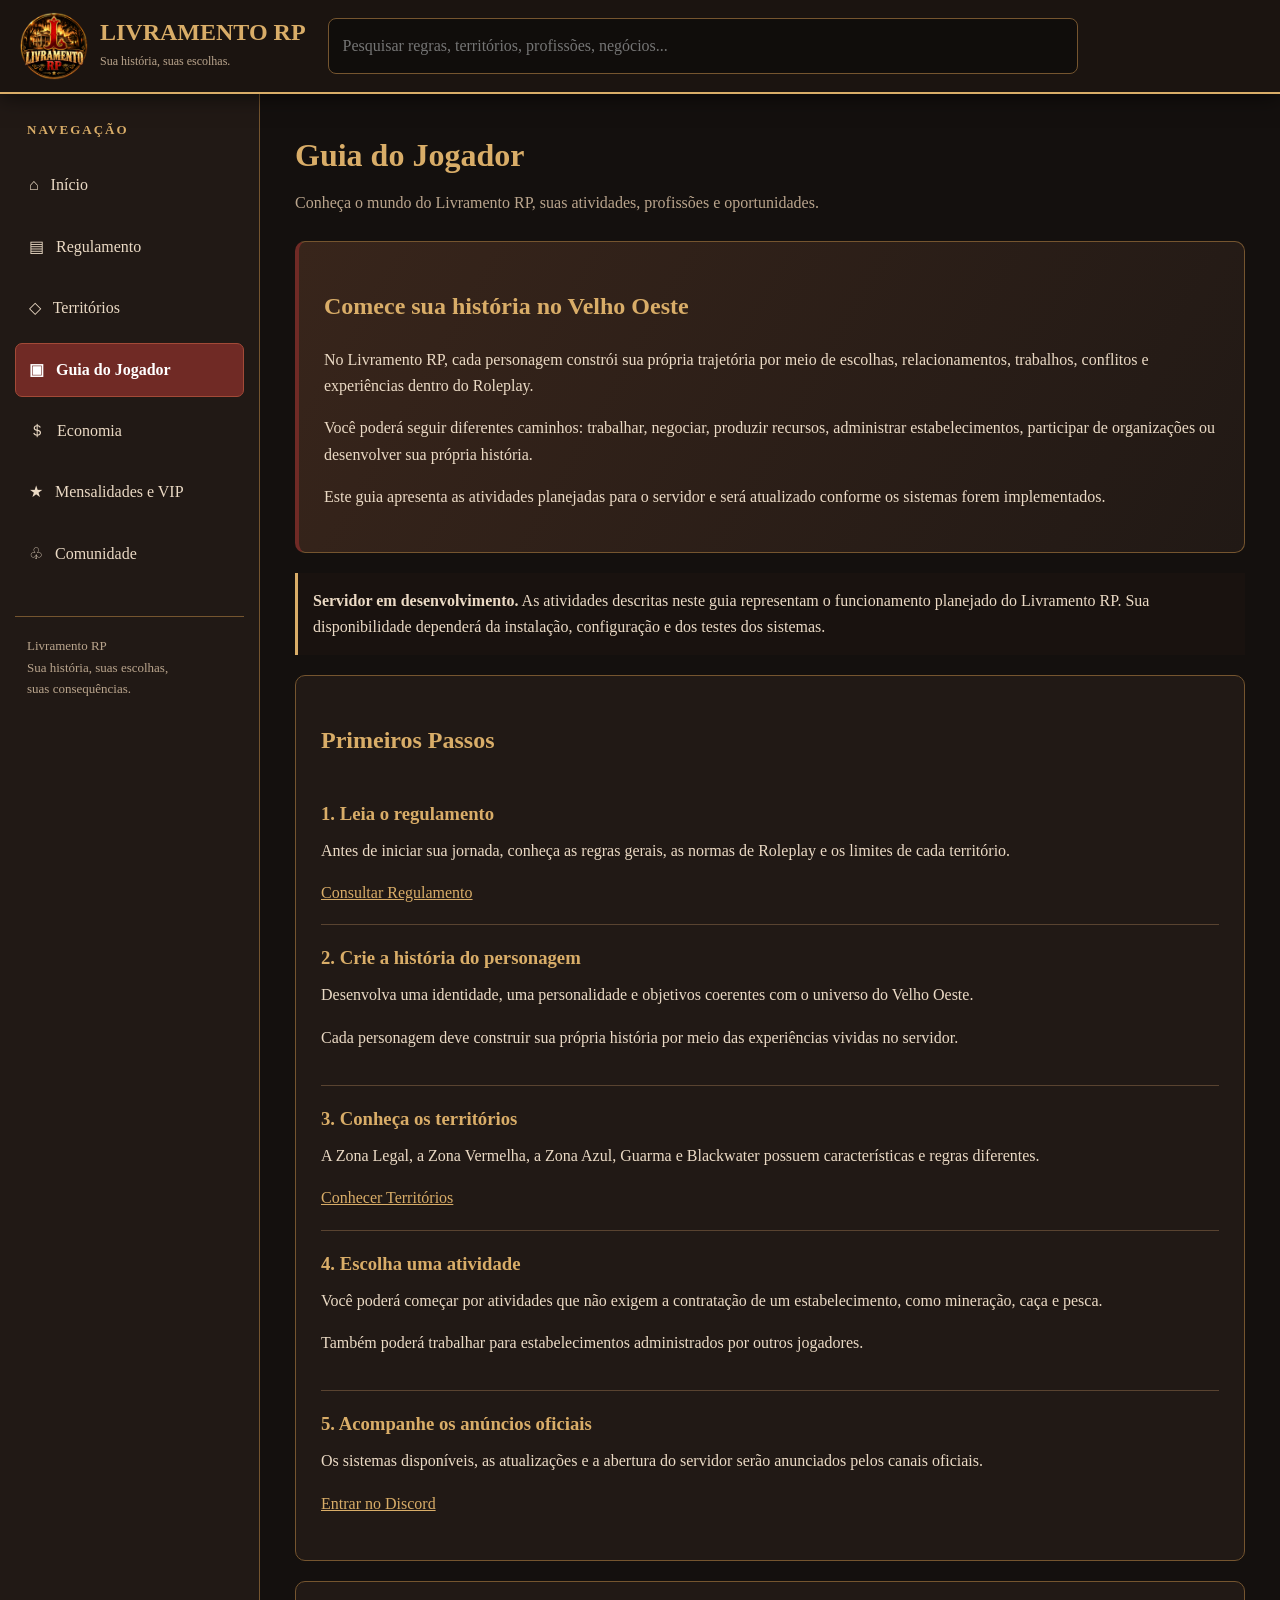
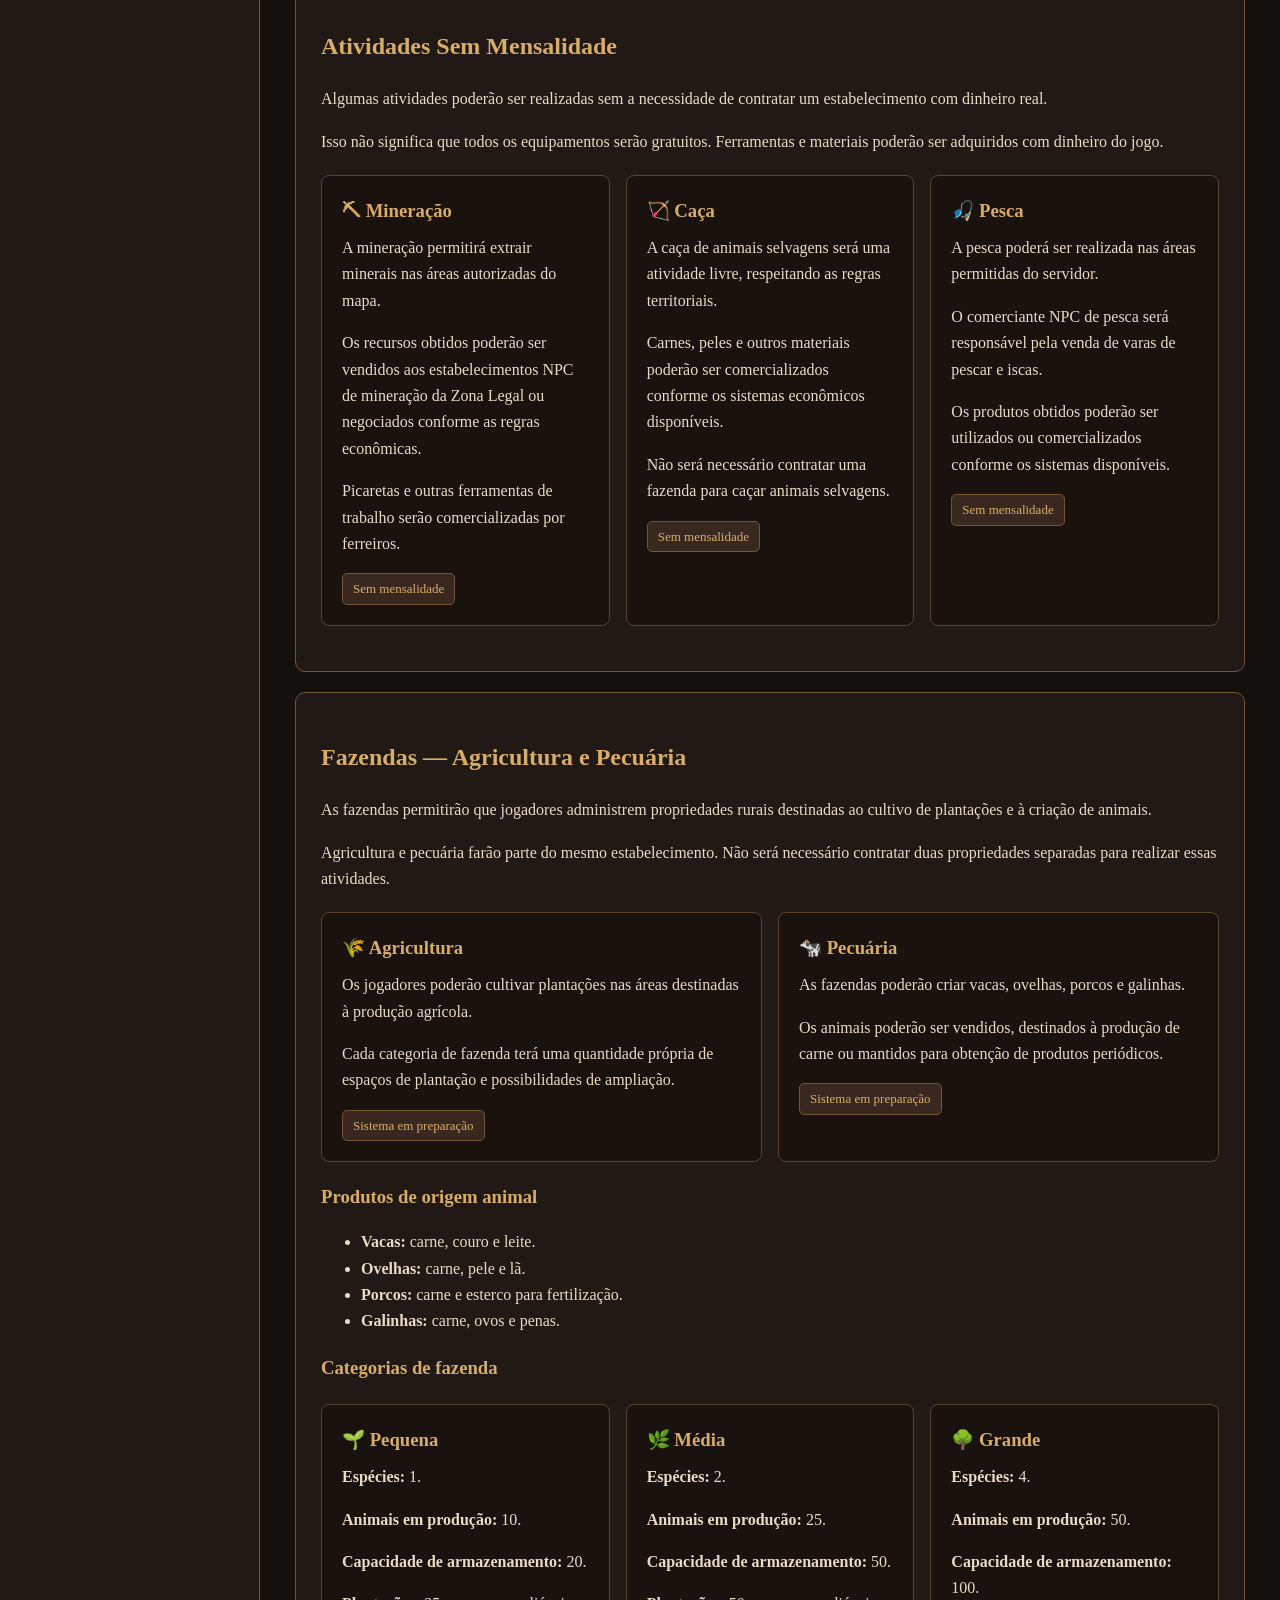
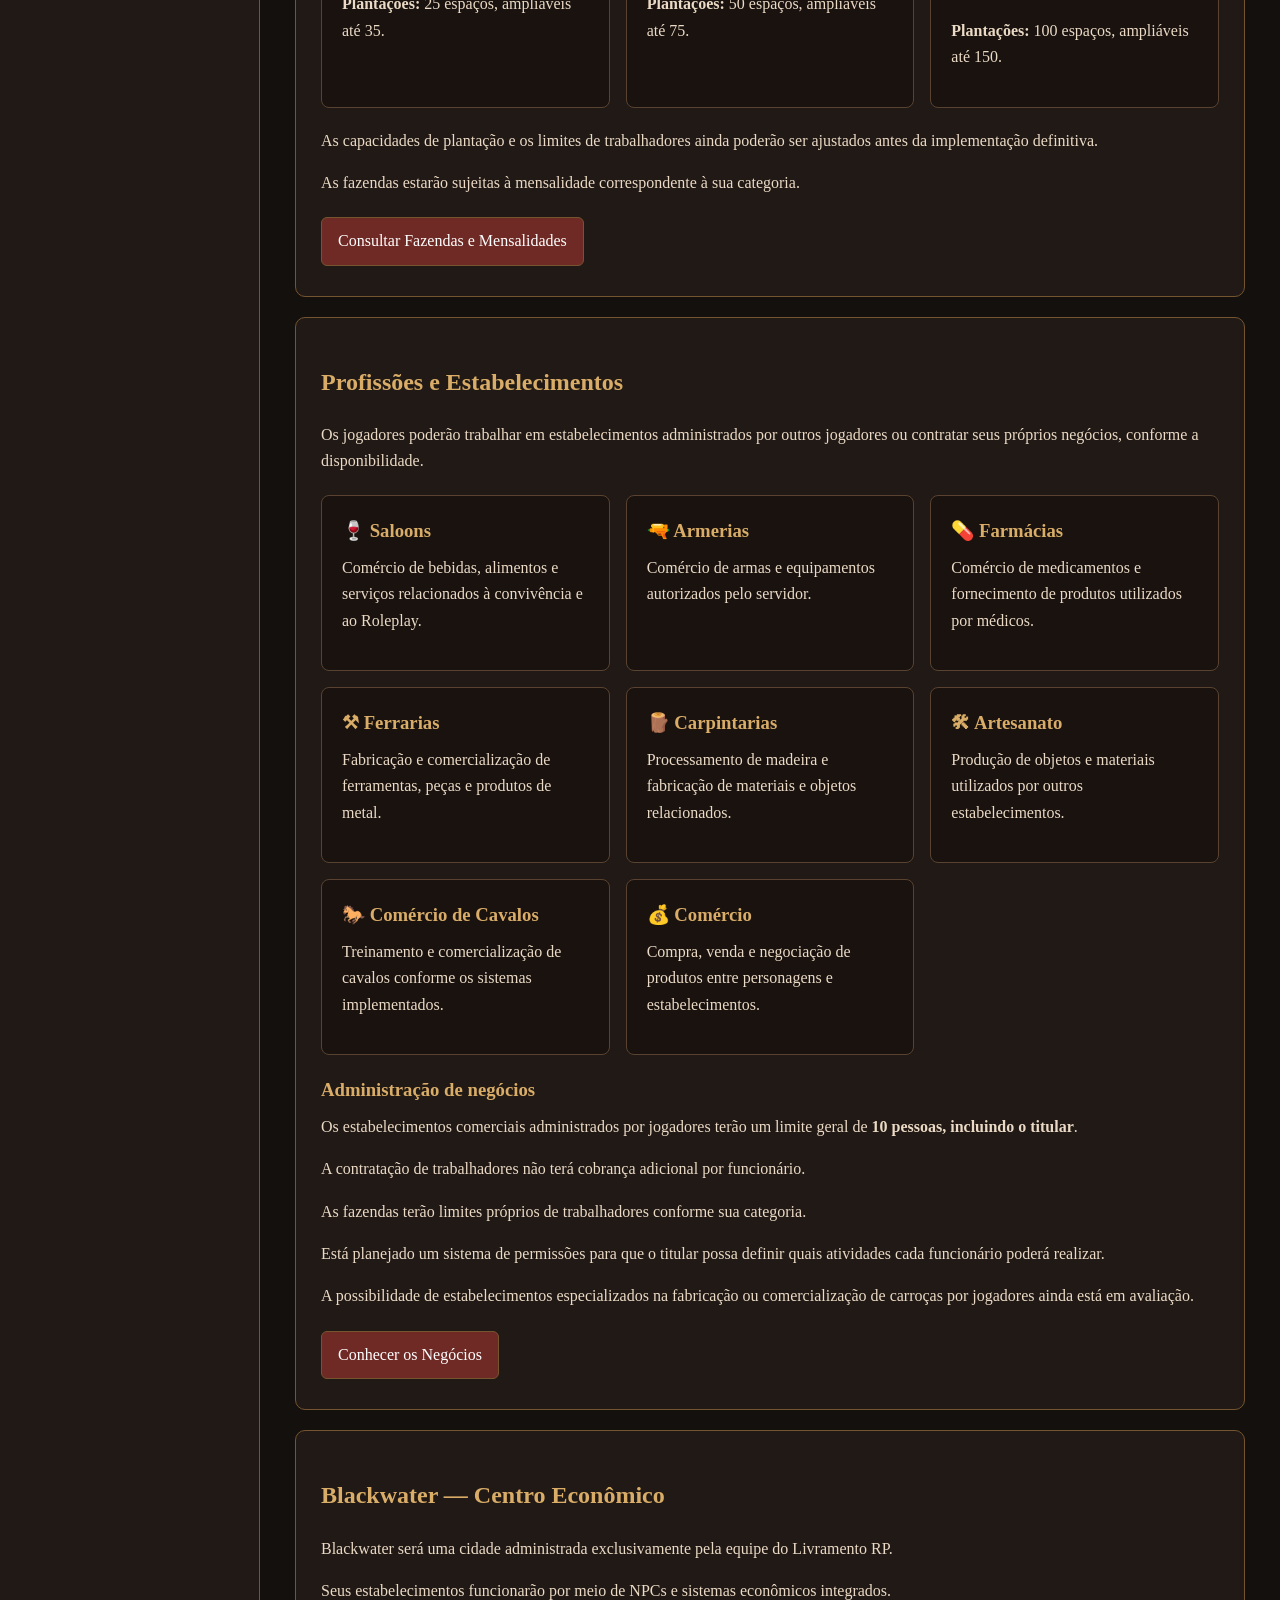
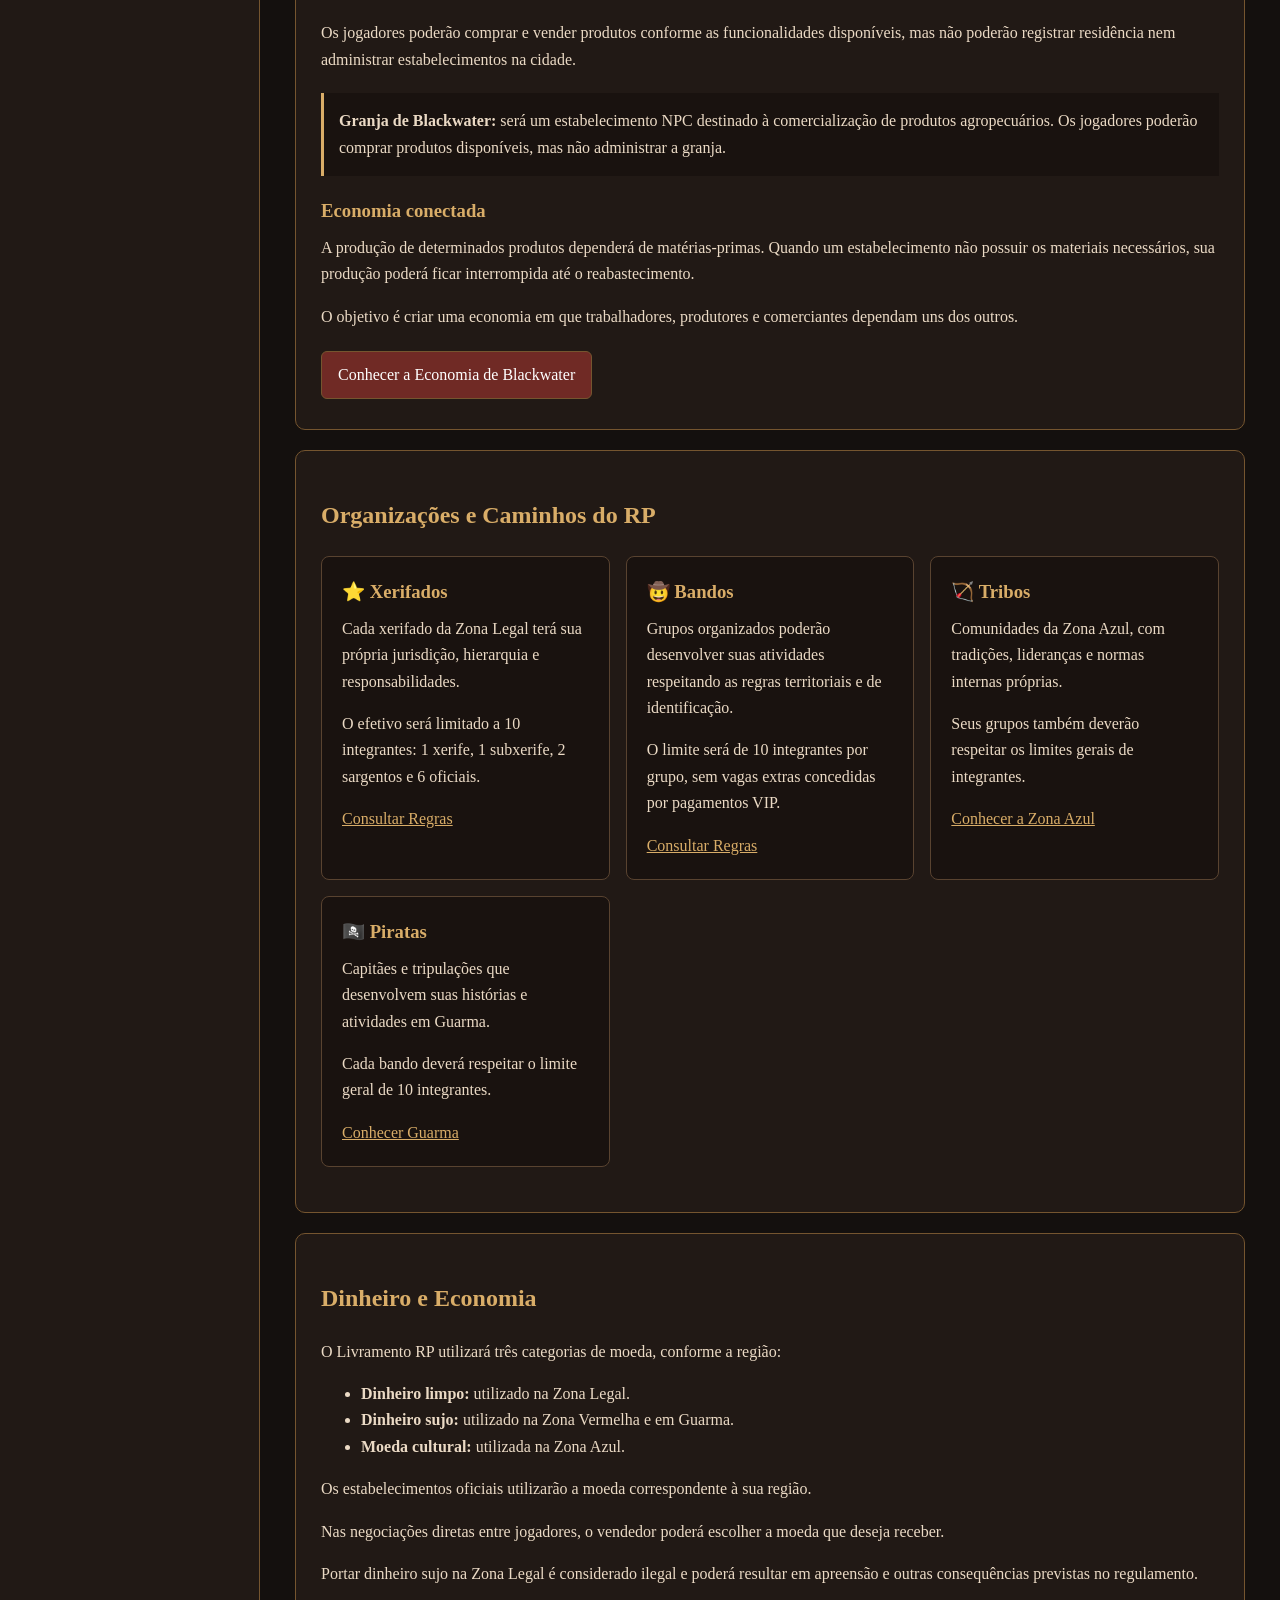
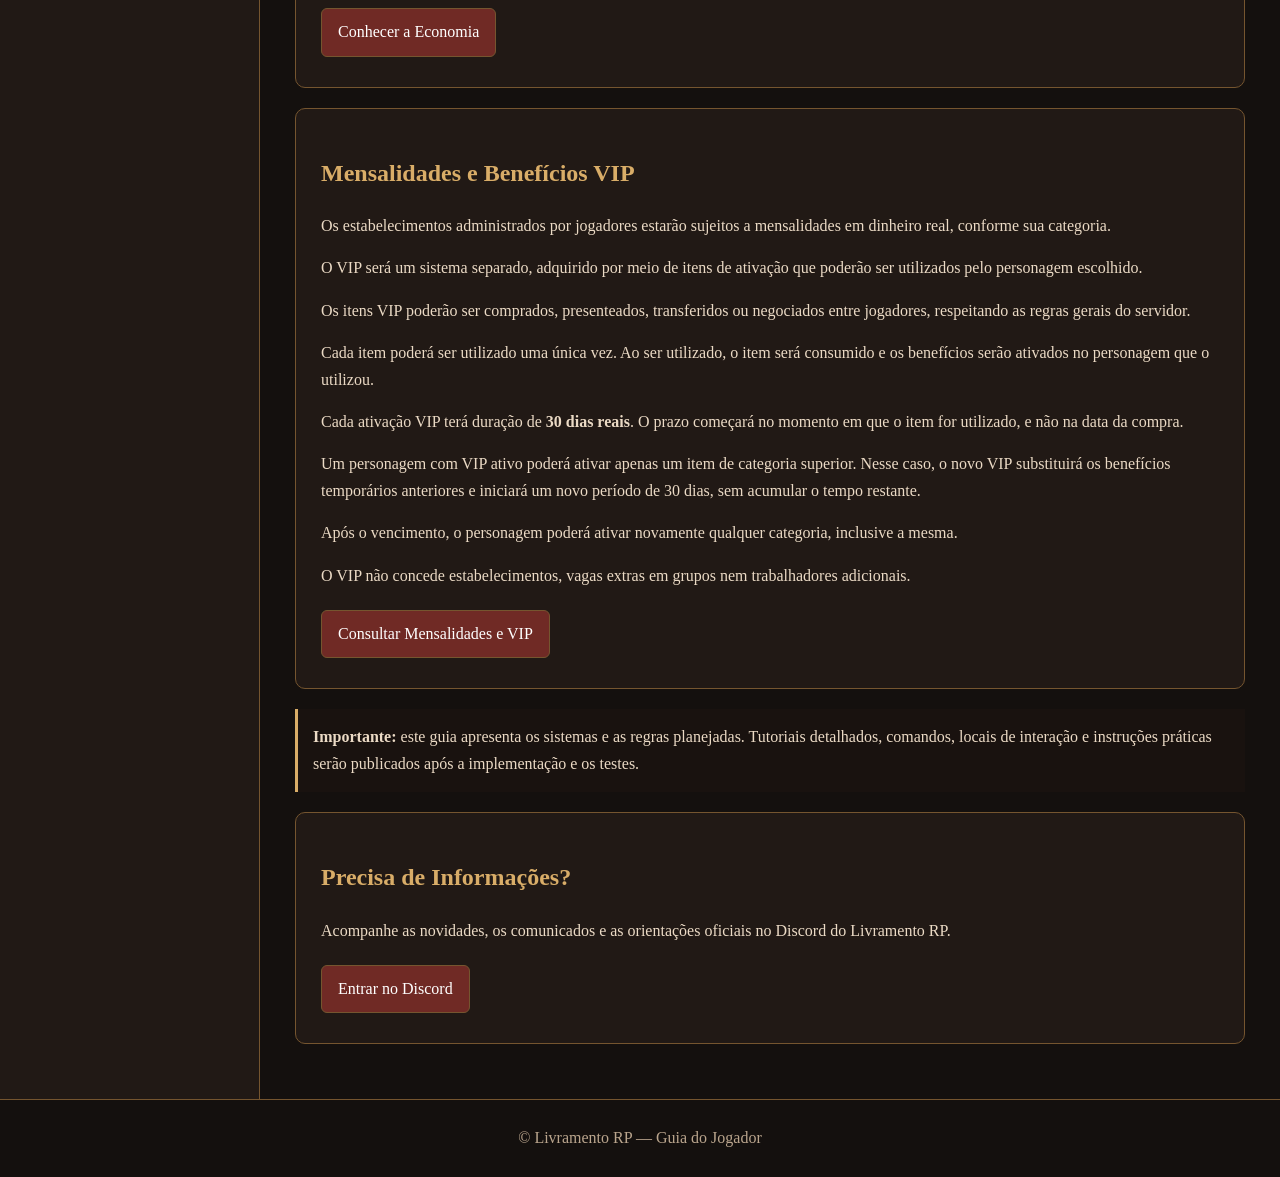
<file: guia.html>
<!DOCTYPE html>
<html lang="pt-BR">
<head>
  <meta charset="UTF-8">
  <meta name="viewport" content="width=device-width, initial-scale=1">
  <meta name="description" content="Guia do jogador Livramento RP: primeiros passos, profissões, fazendas, mineração, caça, pesca, comércio e territórios.">
  <title>Livramento RP | Guia do Jogador</title>
  <link rel="stylesheet" href="estilo.css">
  <script src="script.js" defer></script>
</head>
<body>

<header class="topo">
  <div class="topo-interno">
    <div class="marca">
      <img src="LOGO.png" alt="Logo oficial Livramento RP">
      <div>
        <h1>LIVRAMENTO RP</h1>
        <small>Sua história, suas escolhas.</small>
      </div>
    </div>

    <div class="pesquisa">
      <input
        id="pesquisaGlobal"
        type="search"
        placeholder="Pesquisar regras, territórios, profissões, negócios..."
        aria-label="Pesquisar no site"
        autocomplete="off"
      >
      <div id="resultadosBusca" class="resultados" hidden></div>
    </div>

    <button
      id="botaoMenu"
      class="botao-menu"
      type="button"
      aria-expanded="false"
      aria-controls="menuLateral"
    >☰ Menu</button>
  </div>
</header>

<div class="estrutura">

  <aside class="lateral" id="menuLateral">
    <h2>Navegação</h2>

    <nav class="menu" aria-label="Menu principal">
      <a href="index.html">⌂ &nbsp; Início</a>
      <a href="regulamento.html">▤ &nbsp; Regulamento</a>
      <a href="territorios.html">◇ &nbsp; Territórios</a>
      <a href="guia.html">▣ &nbsp; Guia do Jogador</a>
      <a href="economia.html">＄ &nbsp; Economia</a>
      <a href="mensalidades.html">★ &nbsp; Mensalidades e VIP</a>
      <a href="comunidade.html">♧ &nbsp; Comunidade</a>
    </nav>

    <div class="lateral-rodape">
      Livramento RP<br>
      Sua história, suas escolhas,<br>
      suas consequências.
    </div>
  </aside>

  <main class="conteudo">
    <section class="pagina">

      <h2 class="titulo-pagina">Guia do Jogador</h2>

      <p class="subtitulo">
        Conheça o mundo do Livramento RP,
        suas atividades, profissões e oportunidades.
      </p>

      <div class="painel destaque">
        <h2>Comece sua história no Velho Oeste</h2>

        <p>
          No Livramento RP, cada personagem constrói
          sua própria trajetória por meio de escolhas,
          relacionamentos, trabalhos, conflitos
          e experiências dentro do Roleplay.
        </p>

        <p>
          Você poderá seguir diferentes caminhos:
          trabalhar, negociar, produzir recursos,
          administrar estabelecimentos,
          participar de organizações
          ou desenvolver sua própria história.
        </p>

        <p>
          Este guia apresenta as atividades planejadas
          para o servidor e será atualizado
          conforme os sistemas forem implementados.
        </p>
      </div>

      <div class="aviso">
        <strong>Servidor em desenvolvimento.</strong>
        As atividades descritas neste guia representam
        o funcionamento planejado do Livramento RP.
        Sua disponibilidade dependerá da instalação,
        configuração e dos testes dos sistemas.
      </div>

      <div class="painel" id="primeiros-passos">
        <h2>Primeiros Passos</h2>

        <div class="regra">
          <h3>1. Leia o regulamento</h3>
          <p>
            Antes de iniciar sua jornada,
            conheça as regras gerais,
            as normas de Roleplay
            e os limites de cada território.
          </p>
          <a href="regulamento.html">
            Consultar Regulamento
          </a>
        </div>

        <div class="regra">
          <h3>2. Crie a história do personagem</h3>
          <p>
            Desenvolva uma identidade,
            uma personalidade e objetivos
            coerentes com o universo do Velho Oeste.
          </p>
          <p>
            Cada personagem deve construir
            sua própria história por meio
            das experiências vividas no servidor.
          </p>
        </div>

        <div class="regra">
          <h3>3. Conheça os territórios</h3>
          <p>
            A Zona Legal, a Zona Vermelha,
            a Zona Azul, Guarma e Blackwater
            possuem características
            e regras diferentes.
          </p>
          <a href="territorios.html">
            Conhecer Territórios
          </a>
        </div>

        <div class="regra">
          <h3>4. Escolha uma atividade</h3>
          <p>
            Você poderá começar por atividades
            que não exigem a contratação
            de um estabelecimento, como mineração,
            caça e pesca.
          </p>
          <p>
            Também poderá trabalhar para
            estabelecimentos administrados
            por outros jogadores.
          </p>
        </div>

        <div class="regra">
          <h3>5. Acompanhe os anúncios oficiais</h3>
          <p>
            Os sistemas disponíveis,
            as atualizações e a abertura
            do servidor serão anunciados
            pelos canais oficiais.
          </p>
          <a
            href="https://discord.gg/YhVTENFm2B"
            target="_blank"
            rel="noopener noreferrer"
          >
            Entrar no Discord
          </a>
        </div>
      </div>

      <div class="painel" id="atividades-livres">
        <h2>Atividades Sem Mensalidade</h2>

        <p>
          Algumas atividades poderão ser realizadas
          sem a necessidade de contratar
          um estabelecimento com dinheiro real.
        </p>

        <p>
          Isso não significa que todos os equipamentos
          serão gratuitos. Ferramentas e materiais
          poderão ser adquiridos com dinheiro do jogo.
        </p>

        <div class="grade">

          <div class="cartao" id="mineracao">
            <h3>⛏ Mineração</h3>
            <p>
              A mineração permitirá extrair minerais
              nas áreas autorizadas do mapa.
            </p>
            <p>
              Os recursos obtidos poderão ser vendidos
              aos estabelecimentos NPC de mineração
              da Zona Legal ou negociados
              conforme as regras econômicas.
            </p>
            <p>
              Picaretas e outras ferramentas
              de trabalho serão comercializadas
              por ferreiros.
            </p>
            <span class="etiqueta">Sem mensalidade</span>
          </div>

          <div class="cartao" id="caca">
            <h3>🏹 Caça</h3>
            <p>
              A caça de animais selvagens
              será uma atividade livre,
              respeitando as regras territoriais.
            </p>
            <p>
              Carnes, peles e outros materiais
              poderão ser comercializados
              conforme os sistemas econômicos
              disponíveis.
            </p>
            <p>
              Não será necessário contratar
              uma fazenda para caçar
              animais selvagens.
            </p>
            <span class="etiqueta">Sem mensalidade</span>
          </div>

          <div class="cartao" id="pesca">
            <h3>🎣 Pesca</h3>
            <p>
              A pesca poderá ser realizada
              nas áreas permitidas do servidor.
            </p>
            <p>
              O comerciante NPC de pesca
              será responsável pela venda
              de varas de pescar e iscas.
            </p>
            <p>
              Os produtos obtidos poderão
              ser utilizados ou comercializados
              conforme os sistemas disponíveis.
            </p>
            <span class="etiqueta">Sem mensalidade</span>
          </div>

        </div>
      </div>

      <div class="painel" id="fazendas">
        <h2>Fazendas — Agricultura e Pecuária</h2>

        <p>
          As fazendas permitirão que jogadores
          administrem propriedades rurais
          destinadas ao cultivo de plantações
          e à criação de animais.
        </p>

        <p>
          Agricultura e pecuária farão parte
          do mesmo estabelecimento.
          Não será necessário contratar
          duas propriedades separadas
          para realizar essas atividades.
        </p>

        <div class="grade">

          <div class="cartao" id="agricultura">
            <h3>🌾 Agricultura</h3>
            <p>
              Os jogadores poderão cultivar
              plantações nas áreas destinadas
              à produção agrícola.
            </p>
            <p>
              Cada categoria de fazenda terá
              uma quantidade própria de espaços
              de plantação e possibilidades
              de ampliação.
            </p>
            <span class="etiqueta">
              Sistema em preparação
            </span>
          </div>

          <div class="cartao" id="pecuaria">
            <h3>🐄 Pecuária</h3>
            <p>
              As fazendas poderão criar
              vacas, ovelhas, porcos e galinhas.
            </p>
            <p>
              Os animais poderão ser vendidos,
              destinados à produção de carne
              ou mantidos para obtenção
              de produtos periódicos.
            </p>
            <span class="etiqueta">
              Sistema em preparação
            </span>
          </div>

        </div>

        <h3>Produtos de origem animal</h3>

        <ul>
          <li><strong>Vacas:</strong> carne, couro e leite.</li>
          <li><strong>Ovelhas:</strong> carne, pele e lã.</li>
          <li><strong>Porcos:</strong> carne e esterco para fertilização.</li>
          <li><strong>Galinhas:</strong> carne, ovos e penas.</li>
        </ul>

        <h3>Categorias de fazenda</h3>

        <div class="grade">

          <div class="cartao">
            <h3>🌱 Pequena</h3>
            <p><strong>Espécies:</strong> 1.</p>
            <p><strong>Animais em produção:</strong> 10.</p>
            <p><strong>Capacidade de armazenamento:</strong> 20.</p>
            <p><strong>Plantações:</strong> 25 espaços, ampliáveis até 35.</p>
          </div>

          <div class="cartao">
            <h3>🌿 Média</h3>
            <p><strong>Espécies:</strong> 2.</p>
            <p><strong>Animais em produção:</strong> 25.</p>
            <p><strong>Capacidade de armazenamento:</strong> 50.</p>
            <p><strong>Plantações:</strong> 50 espaços, ampliáveis até 75.</p>
          </div>

          <div class="cartao">
            <h3>🌳 Grande</h3>
            <p><strong>Espécies:</strong> 4.</p>
            <p><strong>Animais em produção:</strong> 50.</p>
            <p><strong>Capacidade de armazenamento:</strong> 100.</p>
            <p><strong>Plantações:</strong> 100 espaços, ampliáveis até 150.</p>
          </div>

        </div>

        <p>
          As capacidades de plantação
          e os limites de trabalhadores
          ainda poderão ser ajustados
          antes da implementação definitiva.
        </p>

        <p>
          As fazendas estarão sujeitas
          à mensalidade correspondente
          à sua categoria.
        </p>

        <a class="botao" href="mensalidades.html#fazendas">
          Consultar Fazendas e Mensalidades
        </a>
      </div>

      <div class="painel" id="profissoes">
        <h2>Profissões e Estabelecimentos</h2>

        <p>
          Os jogadores poderão trabalhar
          em estabelecimentos administrados
          por outros jogadores ou contratar
          seus próprios negócios,
          conforme a disponibilidade.
        </p>

        <div class="grade">

          <div class="cartao" id="saloons">
            <h3>🍷 Saloons</h3>
            <p>
              Comércio de bebidas, alimentos
              e serviços relacionados
              à convivência e ao Roleplay.
            </p>
          </div>

          <div class="cartao" id="armerias">
            <h3>🔫 Armerias</h3>
            <p>
              Comércio de armas e equipamentos
              autorizados pelo servidor.
            </p>
          </div>

          <div class="cartao" id="farmacias">
            <h3>💊 Farmácias</h3>
            <p>
              Comércio de medicamentos
              e fornecimento de produtos
              utilizados por médicos.
            </p>
          </div>

          <div class="cartao" id="ferrarias">
            <h3>⚒ Ferrarias</h3>
            <p>
              Fabricação e comercialização
              de ferramentas, peças
              e produtos de metal.
            </p>
          </div>

          <div class="cartao" id="carpintarias">
            <h3>🪵 Carpintarias</h3>
            <p>
              Processamento de madeira
              e fabricação de materiais
              e objetos relacionados.
            </p>
          </div>

          <div class="cartao" id="artesanato">
            <h3>🛠 Artesanato</h3>
            <p>
              Produção de objetos
              e materiais utilizados
              por outros estabelecimentos.
            </p>
          </div>

          <div class="cartao" id="cavalos">
            <h3>🐎 Comércio de Cavalos</h3>
            <p>
              Treinamento e comercialização
              de cavalos conforme
              os sistemas implementados.
            </p>
          </div>

          <div class="cartao" id="comercio">
            <h3>💰 Comércio</h3>
            <p>
              Compra, venda e negociação
              de produtos entre personagens
              e estabelecimentos.
            </p>
          </div>

        </div>

        <h3>Administração de negócios</h3>

        <p>
          Os estabelecimentos comerciais
          administrados por jogadores
          terão um limite geral de
          <strong>10 pessoas, incluindo o titular</strong>.
        </p>

        <p>
          A contratação de trabalhadores
          não terá cobrança adicional
          por funcionário.
        </p>

        <p>
          As fazendas terão limites próprios
          de trabalhadores conforme sua categoria.
        </p>

        <p>
          Está planejado um sistema
          de permissões para que o titular
          possa definir quais atividades
          cada funcionário poderá realizar.
        </p>

        <p>
          A possibilidade de estabelecimentos
          especializados na fabricação
          ou comercialização de carroças
          por jogadores ainda está em avaliação.
        </p>

        <a class="botao" href="economia.html#negocios">
          Conhecer os Negócios
        </a>
      </div>

      <div class="painel" id="blackwater">
        <h2>Blackwater — Centro Econômico</h2>

        <p>
          Blackwater será uma cidade administrada
          exclusivamente pela equipe do Livramento RP.
        </p>

        <p>
          Seus estabelecimentos funcionarão
          por meio de NPCs e sistemas econômicos
          integrados.
        </p>

        <p>
          Os jogadores poderão comprar e vender
          produtos conforme as funcionalidades
          disponíveis, mas não poderão
          registrar residência nem administrar
          estabelecimentos na cidade.
        </p>

        <div class="aviso">
          <strong>Granja de Blackwater:</strong>
          será um estabelecimento NPC
          destinado à comercialização
          de produtos agropecuários.
          Os jogadores poderão comprar
          produtos disponíveis, mas não
          administrar a granja.
        </div>

        <h3>Economia conectada</h3>

        <p>
          A produção de determinados produtos
          dependerá de matérias-primas.
          Quando um estabelecimento não possuir
          os materiais necessários,
          sua produção poderá ficar interrompida
          até o reabastecimento.
        </p>

        <p>
          O objetivo é criar uma economia
          em que trabalhadores, produtores
          e comerciantes dependam
          uns dos outros.
        </p>

        <a class="botao" href="economia.html#blackwater">
          Conhecer a Economia de Blackwater
        </a>
      </div>

      <div class="painel" id="organizacoes">
        <h2>Organizações e Caminhos do RP</h2>

        <div class="grade">

          <div class="cartao">
            <h3>⭐ Xerifados</h3>
            <p>
              Cada xerifado da Zona Legal
              terá sua própria jurisdição,
              hierarquia e responsabilidades.
            </p>
            <p>
              O efetivo será limitado
              a 10 integrantes:
              1 xerife, 1 subxerife,
              2 sargentos e 6 oficiais.
            </p>
            <a href="regulamento.html#regra-6">
              Consultar Regras
            </a>
          </div>

          <div class="cartao">
            <h3>🤠 Bandos</h3>
            <p>
              Grupos organizados poderão
              desenvolver suas atividades
              respeitando as regras
              territoriais e de identificação.
            </p>
            <p>
              O limite será de 10 integrantes
              por grupo, sem vagas extras
              concedidas por pagamentos VIP.
            </p>
            <a href="regulamento.html#regra-5">
              Consultar Regras
            </a>
          </div>

          <div class="cartao">
            <h3>🏹 Tribos</h3>
            <p>
              Comunidades da Zona Azul,
              com tradições, lideranças
              e normas internas próprias.
            </p>
            <p>
              Seus grupos também deverão
              respeitar os limites gerais
              de integrantes.
            </p>
            <a href="territorios.html#zona-azul">
              Conhecer a Zona Azul
            </a>
          </div>

          <div class="cartao">
            <h3>🏴‍☠️ Piratas</h3>
            <p>
              Capitães e tripulações
              que desenvolvem suas histórias
              e atividades em Guarma.
            </p>
            <p>
              Cada bando deverá respeitar
              o limite geral de 10 integrantes.
            </p>
            <a href="territorios.html#guarma">
              Conhecer Guarma
            </a>
          </div>

        </div>
      </div>

      <div class="painel" id="dinheiro-economia">
        <h2>Dinheiro e Economia</h2>

        <p>
          O Livramento RP utilizará
          três categorias de moeda,
          conforme a região:
        </p>

        <ul>
          <li>
            <strong>Dinheiro limpo:</strong>
            utilizado na Zona Legal.
          </li>
          <li>
            <strong>Dinheiro sujo:</strong>
            utilizado na Zona Vermelha e em Guarma.
          </li>
          <li>
            <strong>Moeda cultural:</strong>
            utilizada na Zona Azul.
          </li>
        </ul>

        <p>
          Os estabelecimentos oficiais
          utilizarão a moeda correspondente
          à sua região.
        </p>

        <p>
          Nas negociações diretas entre jogadores,
          o vendedor poderá escolher
          a moeda que deseja receber.
        </p>

        <p>
          Portar dinheiro sujo na Zona Legal
          é considerado ilegal
          e poderá resultar em apreensão
          e outras consequências previstas
          no regulamento.
        </p>

        <a class="botao" href="economia.html">
          Conhecer a Economia
        </a>
      </div>

      <div class="painel" id="mensalidades-vip">
        <h2>Mensalidades e Benefícios VIP</h2>

        <p>
          Os estabelecimentos administrados
          por jogadores estarão sujeitos
          a mensalidades em dinheiro real,
          conforme sua categoria.
        </p>

        <p>
          O VIP será um sistema separado,
          adquirido por meio de itens de ativação
          que poderão ser utilizados
          pelo personagem escolhido.
        </p>

        <p>
          Os itens VIP poderão ser comprados,
          presenteados, transferidos ou negociados
          entre jogadores, respeitando
          as regras gerais do servidor.
        </p>

        <p>
          Cada item poderá ser utilizado uma única vez.
          Ao ser utilizado, o item será consumido
          e os benefícios serão ativados
          no personagem que o utilizou.
        </p>

        <p>
          Cada ativação VIP terá duração de
          <strong>30 dias reais</strong>.
          O prazo começará no momento
          em que o item for utilizado,
          e não na data da compra.
        </p>

        <p>
          Um personagem com VIP ativo
          poderá ativar apenas um item
          de categoria superior.
          Nesse caso, o novo VIP substituirá
          os benefícios temporários anteriores
          e iniciará um novo período de 30 dias,
          sem acumular o tempo restante.
        </p>

        <p>
          Após o vencimento, o personagem
          poderá ativar novamente qualquer
          categoria, inclusive a mesma.
        </p>

        <p>
          O VIP não concede estabelecimentos,
          vagas extras em grupos
          nem trabalhadores adicionais.
        </p>

        <a class="botao" href="mensalidades.html">
          Consultar Mensalidades e VIP
        </a>
      </div>

      <div class="aviso">
        <strong>Importante:</strong>
        este guia apresenta os sistemas
        e as regras planejadas.
        Tutoriais detalhados, comandos,
        locais de interação e instruções
        práticas serão publicados
        após a implementação e os testes.
      </div>

      <div class="painel">
        <h2>Precisa de Informações?</h2>

        <p>
          Acompanhe as novidades,
          os comunicados e as orientações
          oficiais no Discord do Livramento RP.
        </p>

        <a
          class="botao"
          href="https://discord.gg/YhVTENFm2B"
          target="_blank"
          rel="noopener noreferrer"
        >
          Entrar no Discord
        </a>
      </div>

    </section>
  </main>
</div>

<footer class="rodape">
  © Livramento RP — Guia do Jogador
</footer>

</body>
</html>
</file>
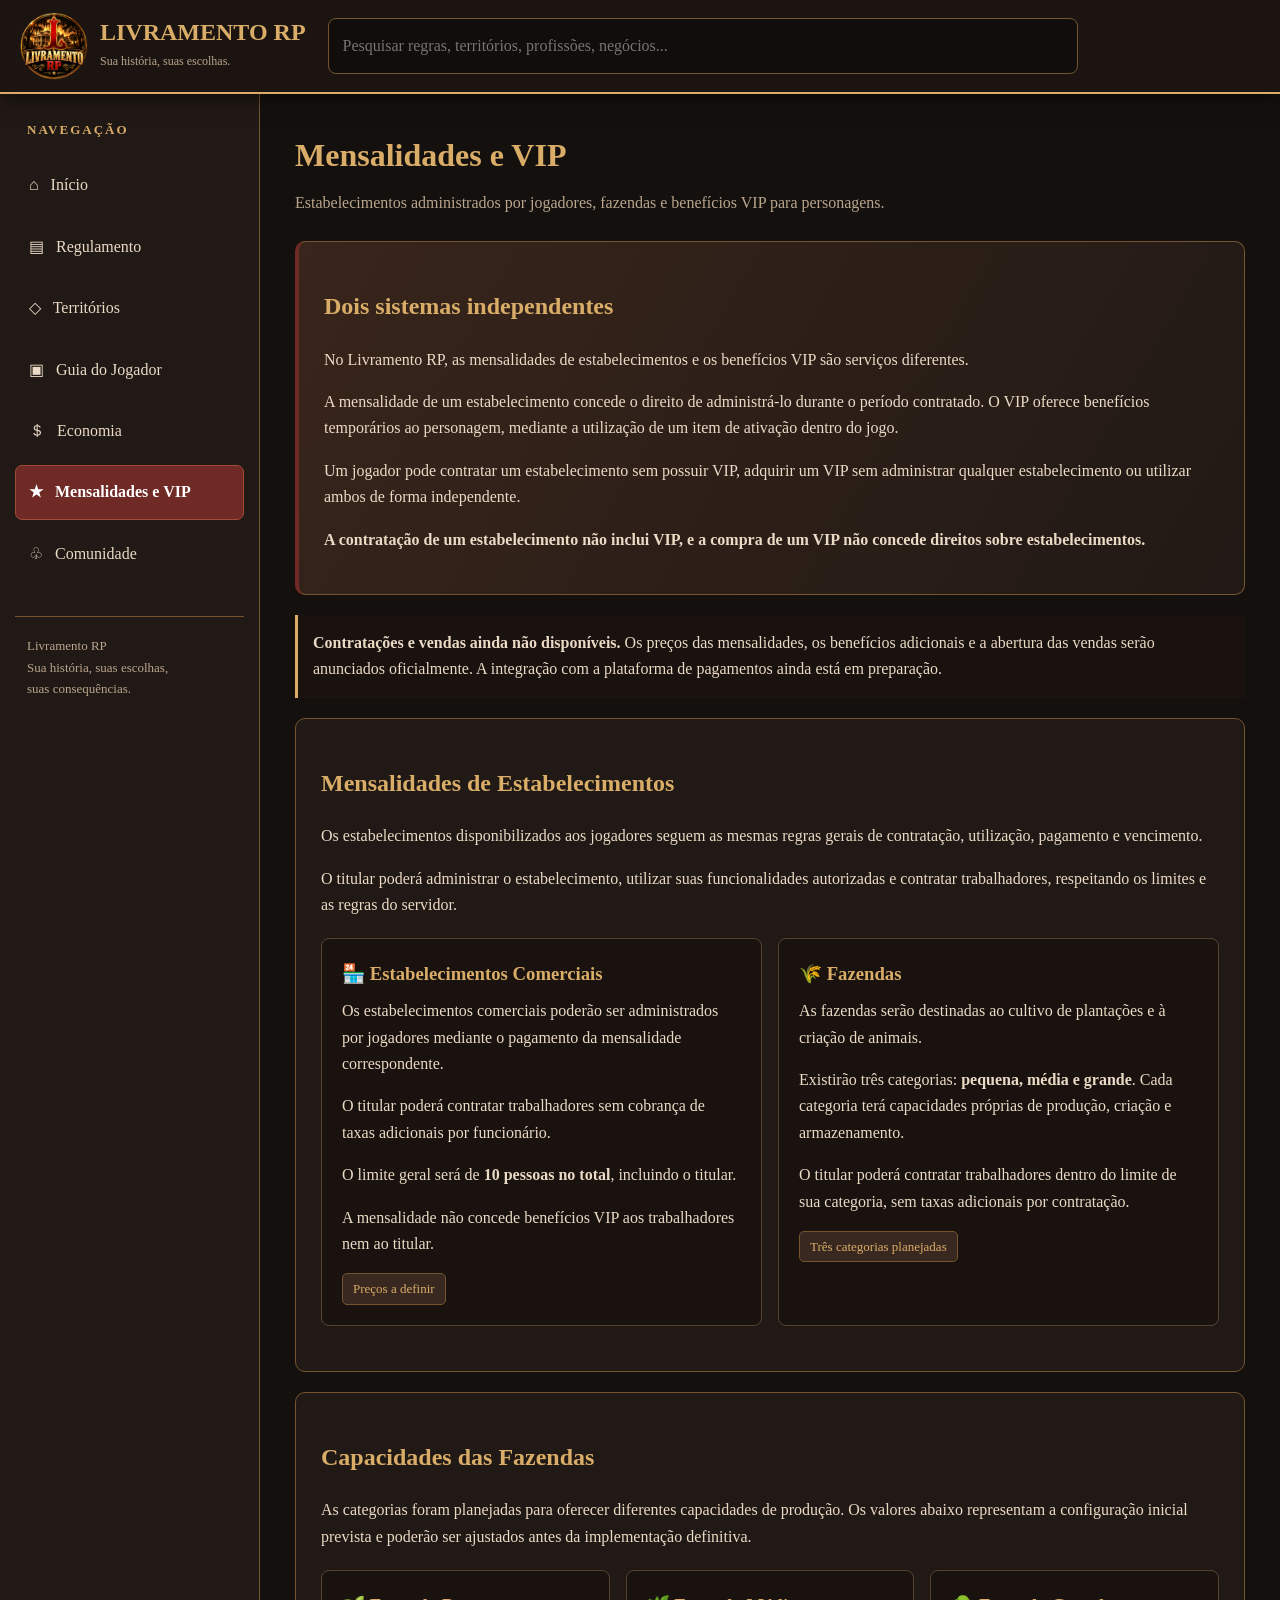
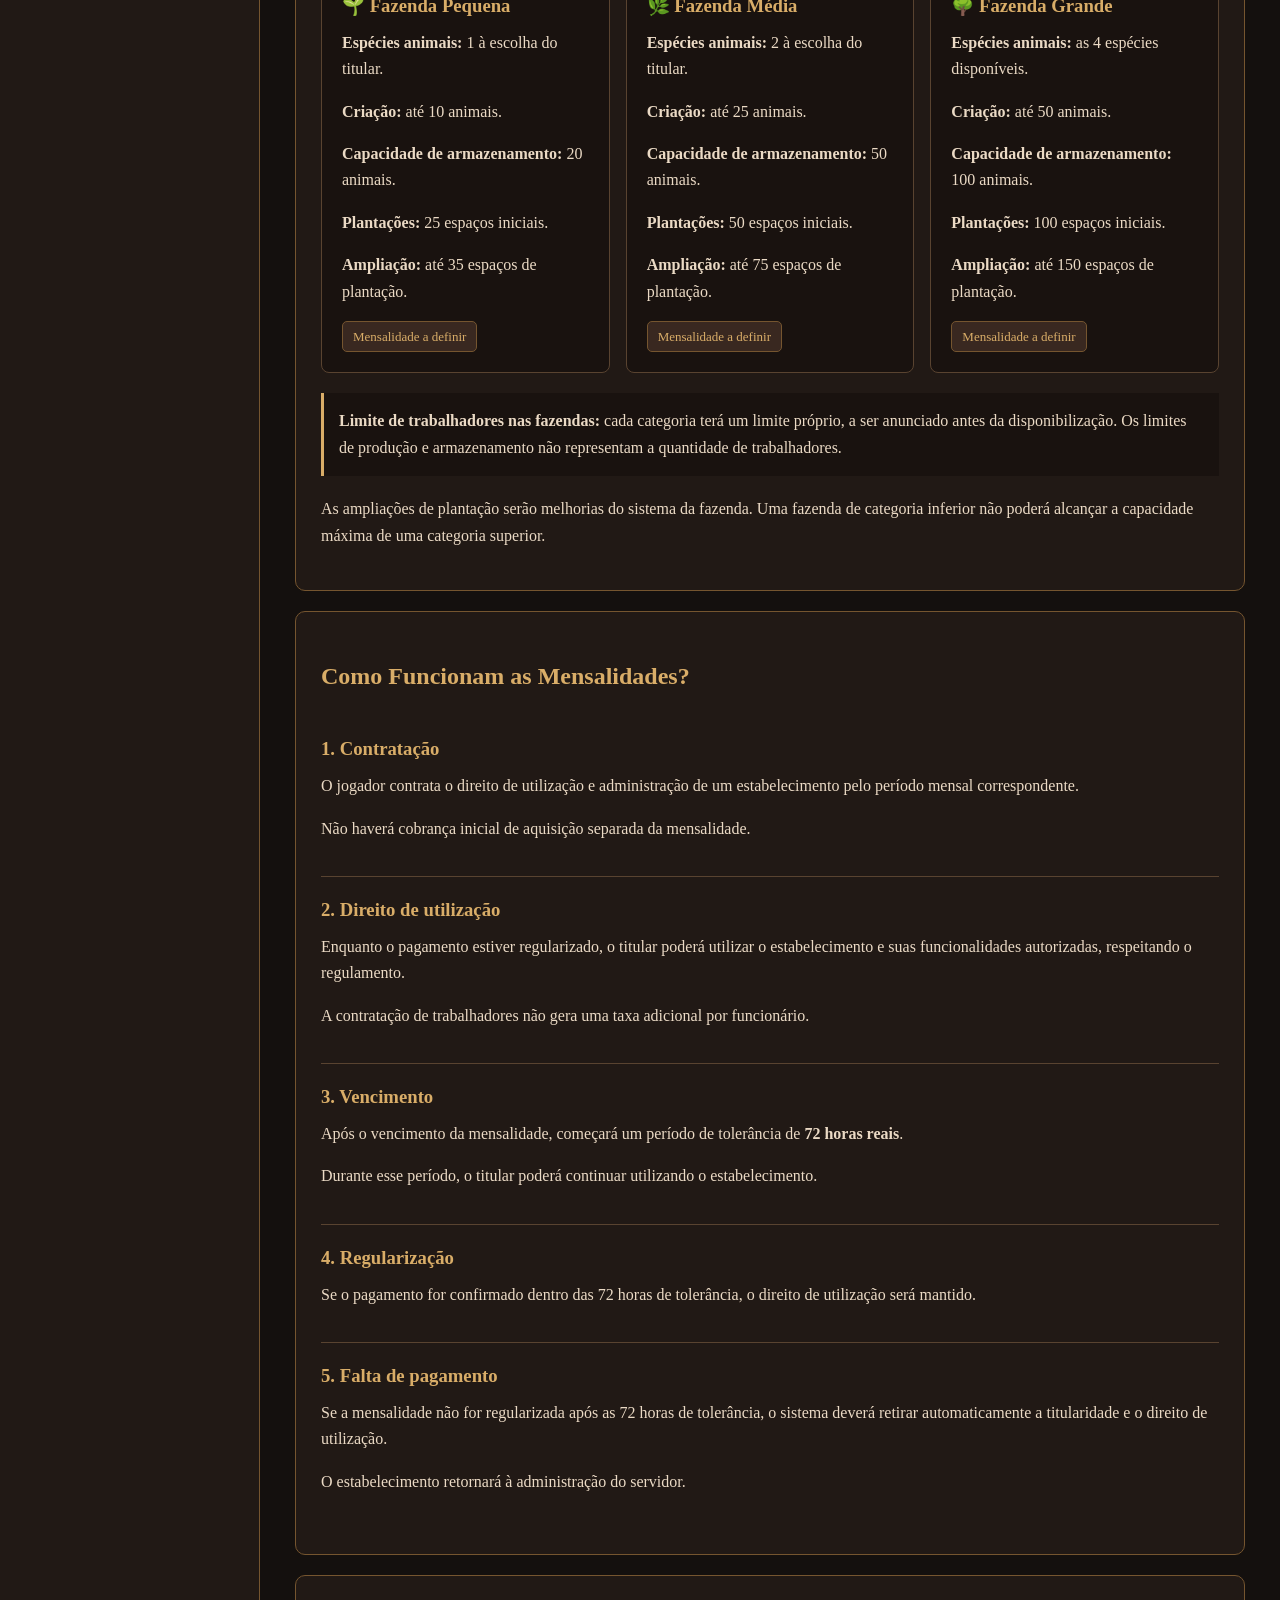
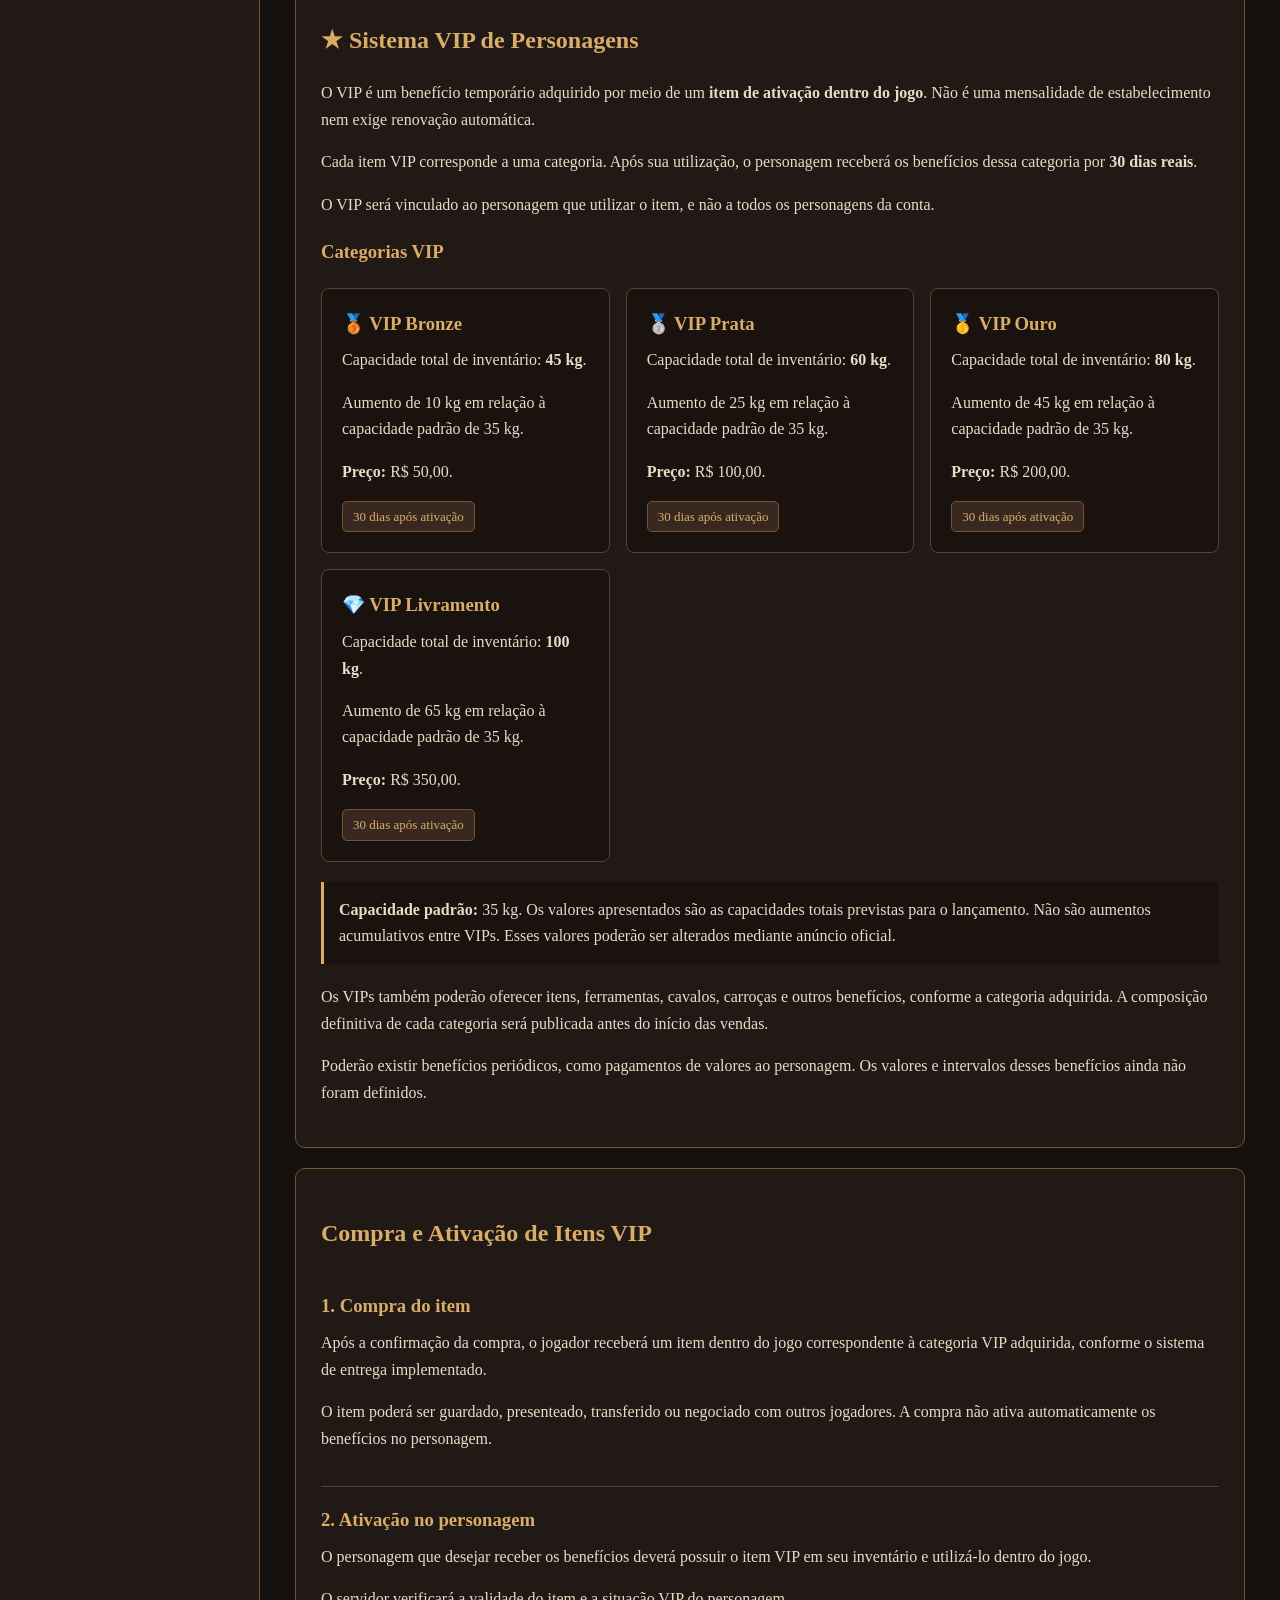
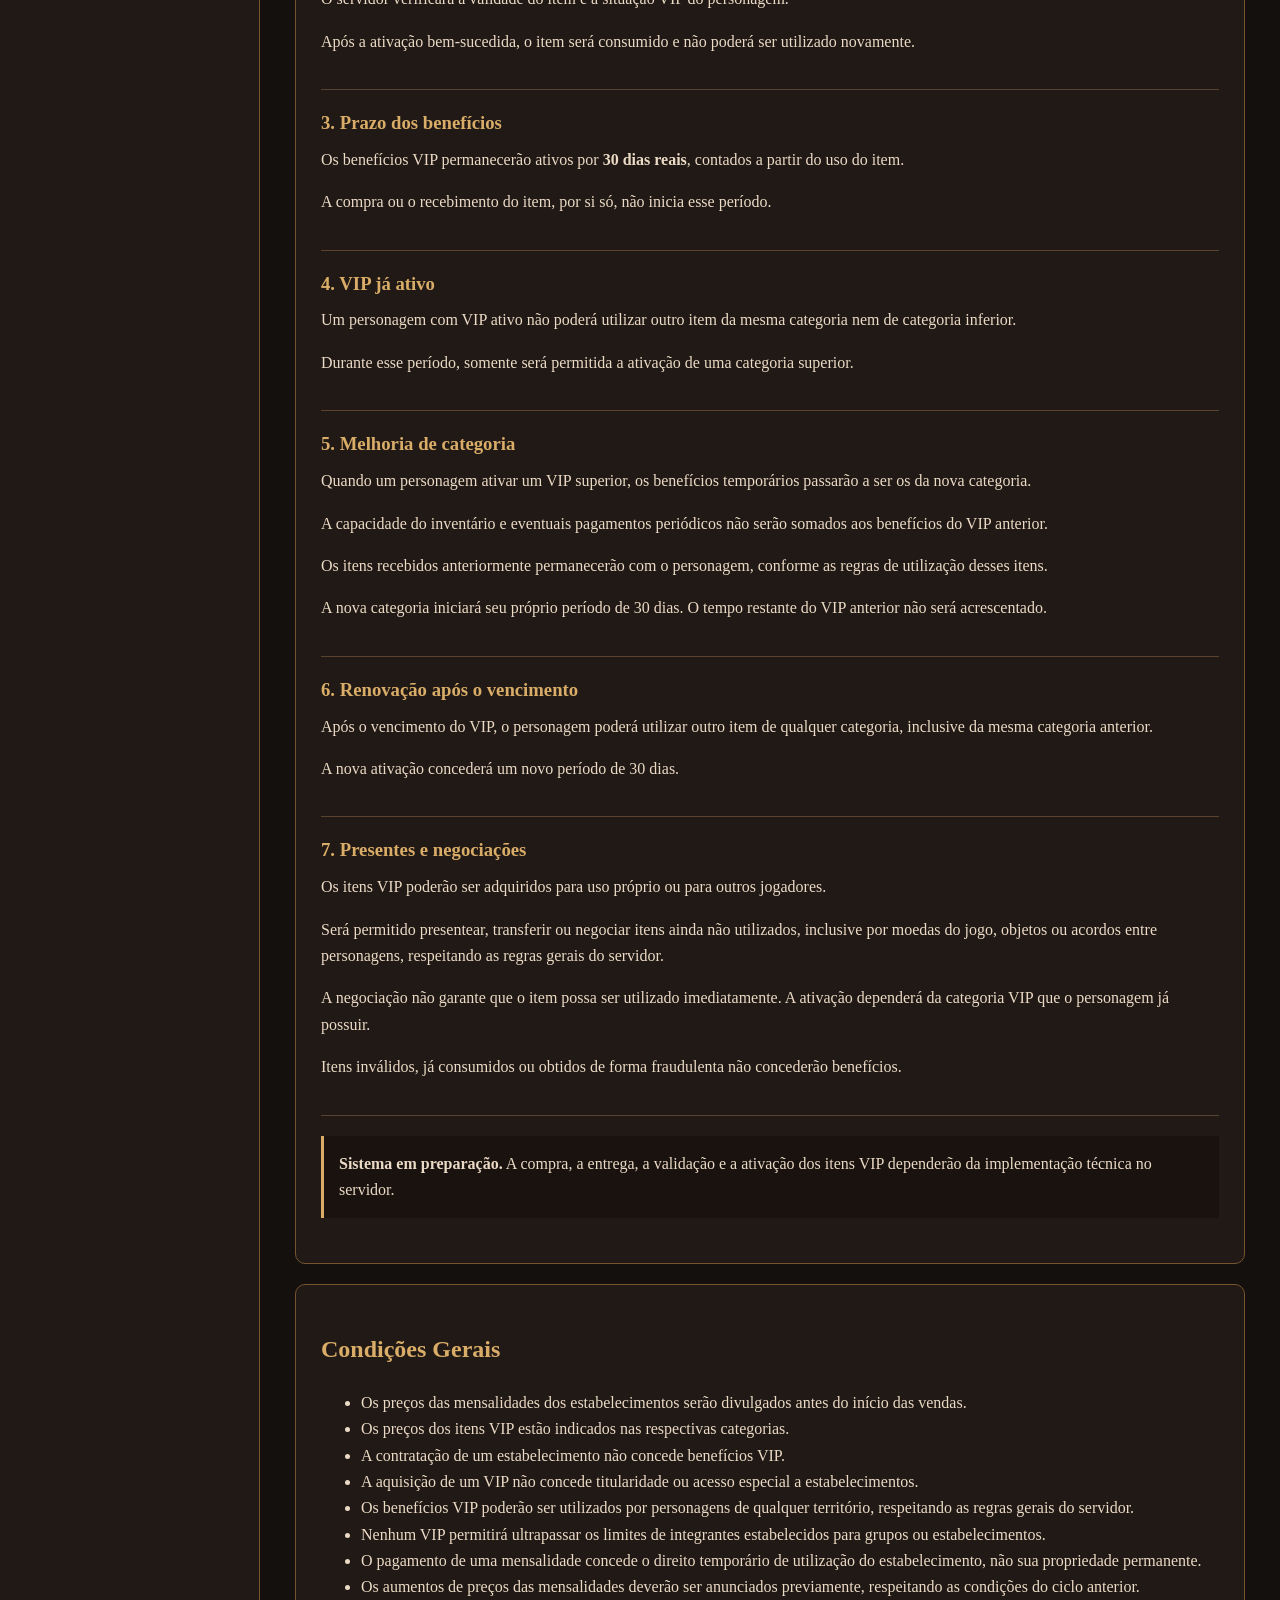
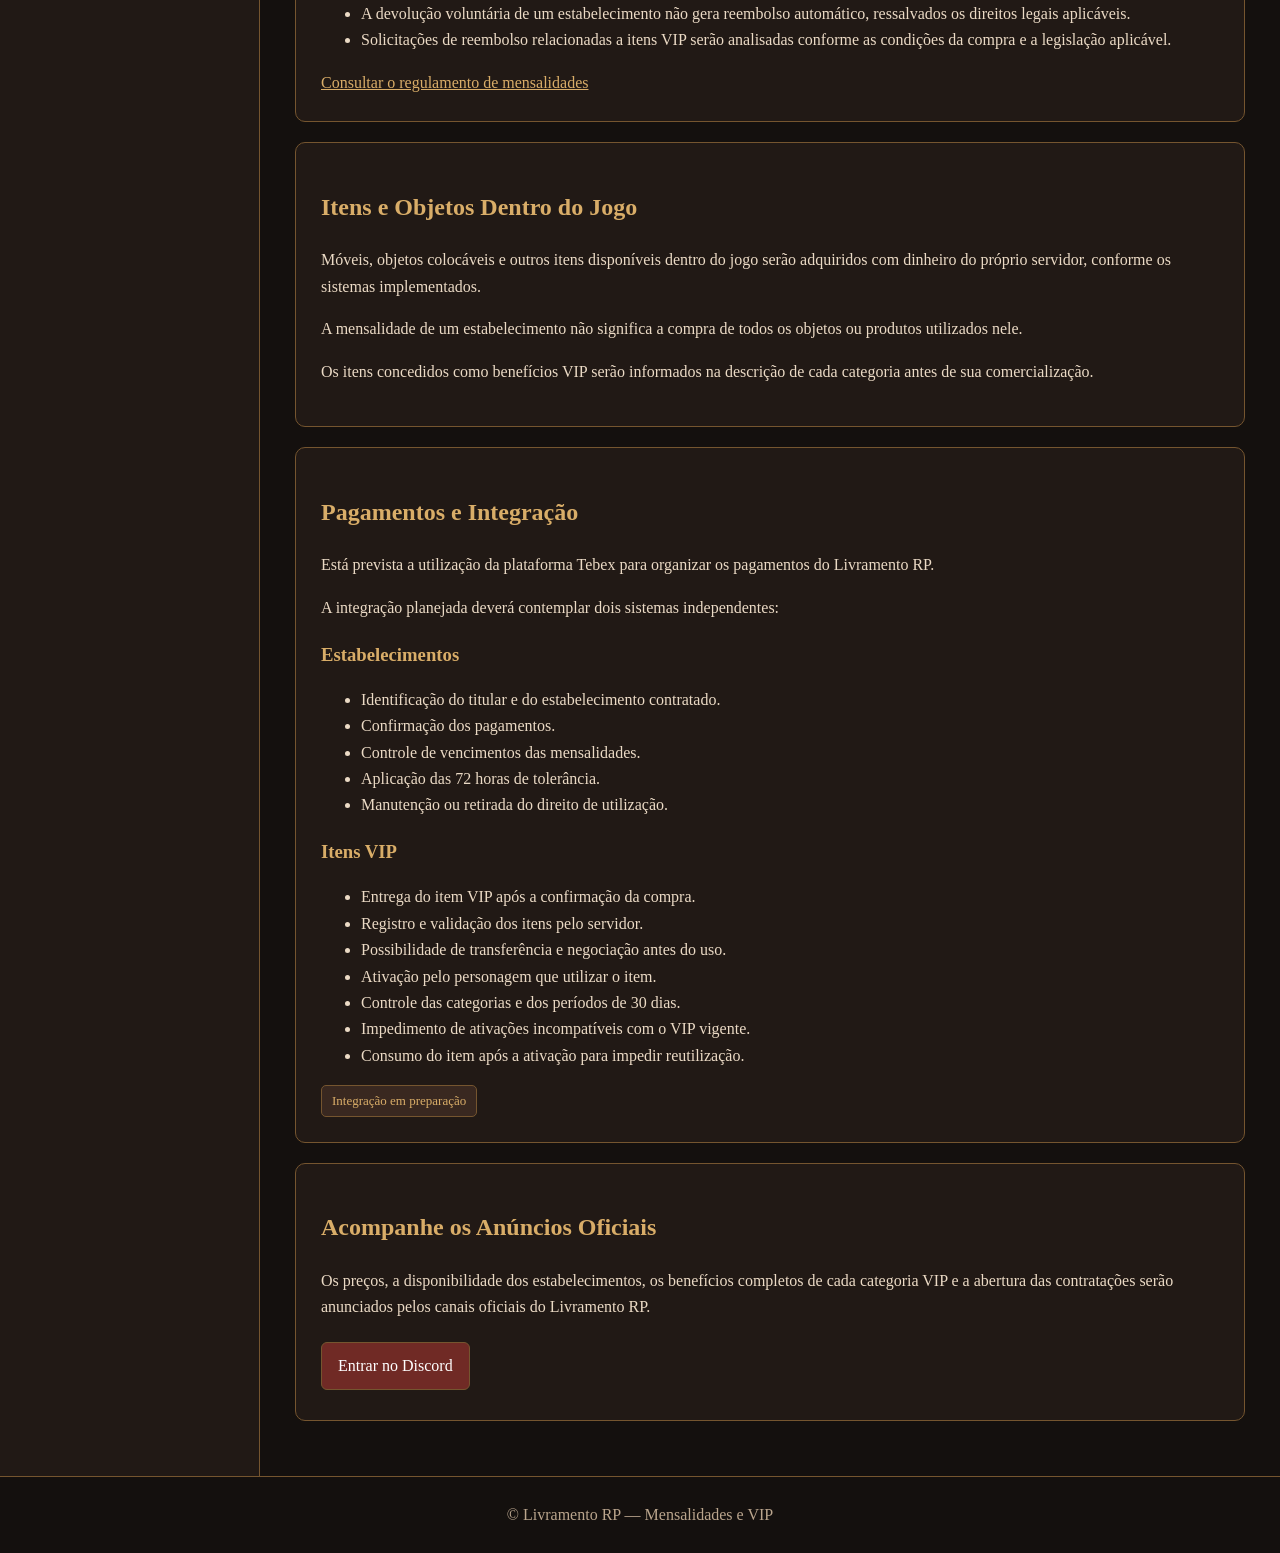
<file: mensalidades.html>
<!DOCTYPE html>
<html lang="pt-BR">
<head>
  <meta charset="UTF-8">
  <meta name="viewport" content="width=device-width, initial-scale=1">
  <meta name="description" content="Mensalidades de estabelecimentos, fazendas e sistema VIP por itens de ativação do Livramento RP.">
  <title>Livramento RP | Mensalidades e VIP</title>
  <link rel="stylesheet" href="estilo.css">
  <script src="script.js" defer></script>
</head>

<body>

<header class="topo">
  <div class="topo-interno">
    <div class="marca">
      <img src="LOGO.png" alt="Logo oficial Livramento RP">
      <div>
        <h1>LIVRAMENTO RP</h1>
        <small>Sua história, suas escolhas.</small>
      </div>
    </div>

    <div class="pesquisa">
      <input
        id="pesquisaGlobal"
        type="search"
        placeholder="Pesquisar regras, territórios, profissões, negócios..."
        aria-label="Pesquisar no site"
        autocomplete="off"
      >
      <div id="resultadosBusca" class="resultados" hidden></div>
    </div>

    <button
      id="botaoMenu"
      class="botao-menu"
      type="button"
      aria-expanded="false"
      aria-controls="menuLateral"
    >☰ Menu</button>
  </div>
</header>

<div class="estrutura">

  <aside class="lateral" id="menuLateral">
    <h2>Navegação</h2>

    <nav class="menu" aria-label="Menu principal">
      <a href="index.html">⌂ &nbsp; Início</a>
      <a href="regulamento.html">▤ &nbsp; Regulamento</a>
      <a href="territorios.html">◇ &nbsp; Territórios</a>
      <a href="guia.html">▣ &nbsp; Guia do Jogador</a>
      <a href="economia.html">＄ &nbsp; Economia</a>
      <a href="mensalidades.html">★ &nbsp; Mensalidades e VIP</a>
      <a href="comunidade.html">♧ &nbsp; Comunidade</a>
    </nav>

    <div class="lateral-rodape">
      Livramento RP<br>
      Sua história, suas escolhas,<br>
      suas consequências.
    </div>
  </aside>

  <main class="conteudo">
    <section class="pagina">

      <h2 class="titulo-pagina">Mensalidades e VIP</h2>
      <p class="subtitulo">
        Estabelecimentos administrados por jogadores,
        fazendas e benefícios VIP para personagens.
      </p>

      <div class="painel destaque">
        <h2>Dois sistemas independentes</h2>

        <p>
          No Livramento RP, as mensalidades de estabelecimentos
          e os benefícios VIP são serviços diferentes.
        </p>

        <p>
          A mensalidade de um estabelecimento concede
          o direito de administrá-lo durante o período contratado.
          O VIP oferece benefícios temporários ao personagem,
          mediante a utilização de um item de ativação
          dentro do jogo.
        </p>

        <p>
          Um jogador pode contratar um estabelecimento sem
          possuir VIP, adquirir um VIP sem administrar
          qualquer estabelecimento ou utilizar ambos
          de forma independente.
        </p>

        <p>
          <strong>
            A contratação de um estabelecimento não inclui VIP,
            e a compra de um VIP não concede direitos sobre
            estabelecimentos.
          </strong>
        </p>
      </div>

      <div class="aviso">
        <strong>Contratações e vendas ainda não disponíveis.</strong>
        Os preços das mensalidades, os benefícios adicionais
        e a abertura das vendas serão anunciados oficialmente.
        A integração com a plataforma de pagamentos
        ainda está em preparação.
      </div>

      <div class="painel" id="catalogo">
        <h2>Mensalidades de Estabelecimentos</h2>

        <p>
          Os estabelecimentos disponibilizados aos jogadores
          seguem as mesmas regras gerais de contratação,
          utilização, pagamento e vencimento.
        </p>

        <p>
          O titular poderá administrar o estabelecimento,
          utilizar suas funcionalidades autorizadas
          e contratar trabalhadores, respeitando
          os limites e as regras do servidor.
        </p>

        <div class="grade">

          <div class="cartao" id="estabelecimentos">
            <h3>🏪 Estabelecimentos Comerciais</h3>

            <p>
              Os estabelecimentos comerciais poderão ser
              administrados por jogadores mediante
              o pagamento da mensalidade correspondente.
            </p>

            <p>
              O titular poderá contratar trabalhadores
              sem cobrança de taxas adicionais
              por funcionário.
            </p>

            <p>
              O limite geral será de
              <strong>10 pessoas no total</strong>,
              incluindo o titular.
            </p>

            <p>
              A mensalidade não concede benefícios VIP
              aos trabalhadores nem ao titular.
            </p>

            <span class="etiqueta">Preços a definir</span>
          </div>

          <div class="cartao" id="fazendas">
            <h3>🌾 Fazendas</h3>

            <p>
              As fazendas serão destinadas ao cultivo
              de plantações e à criação de animais.
            </p>

            <p>
              Existirão três categorias:
              <strong>pequena, média e grande</strong>.
              Cada categoria terá capacidades próprias
              de produção, criação e armazenamento.
            </p>

            <p>
              O titular poderá contratar trabalhadores
              dentro do limite de sua categoria,
              sem taxas adicionais por contratação.
            </p>

            <span class="etiqueta">Três categorias planejadas</span>
          </div>

        </div>
      </div>

      <div class="painel" id="capacidades-fazendas">
        <h2>Capacidades das Fazendas</h2>

        <p>
          As categorias foram planejadas para oferecer
          diferentes capacidades de produção.
          Os valores abaixo representam a configuração
          inicial prevista e poderão ser ajustados
          antes da implementação definitiva.
        </p>

        <div class="grade">

          <div class="cartao">
            <h3>🌱 Fazenda Pequena</h3>

            <p><strong>Espécies animais:</strong> 1 à escolha do titular.</p>
            <p><strong>Criação:</strong> até 10 animais.</p>
            <p><strong>Capacidade de armazenamento:</strong> 20 animais.</p>
            <p><strong>Plantações:</strong> 25 espaços iniciais.</p>
            <p><strong>Ampliação:</strong> até 35 espaços de plantação.</p>

            <span class="etiqueta">Mensalidade a definir</span>
          </div>

          <div class="cartao">
            <h3>🌿 Fazenda Média</h3>

            <p><strong>Espécies animais:</strong> 2 à escolha do titular.</p>
            <p><strong>Criação:</strong> até 25 animais.</p>
            <p><strong>Capacidade de armazenamento:</strong> 50 animais.</p>
            <p><strong>Plantações:</strong> 50 espaços iniciais.</p>
            <p><strong>Ampliação:</strong> até 75 espaços de plantação.</p>

            <span class="etiqueta">Mensalidade a definir</span>
          </div>

          <div class="cartao">
            <h3>🌳 Fazenda Grande</h3>

            <p><strong>Espécies animais:</strong> as 4 espécies disponíveis.</p>
            <p><strong>Criação:</strong> até 50 animais.</p>
            <p><strong>Capacidade de armazenamento:</strong> 100 animais.</p>
            <p><strong>Plantações:</strong> 100 espaços iniciais.</p>
            <p><strong>Ampliação:</strong> até 150 espaços de plantação.</p>

            <span class="etiqueta">Mensalidade a definir</span>
          </div>

        </div>

        <div class="aviso">
          <strong>Limite de trabalhadores nas fazendas:</strong>
          cada categoria terá um limite próprio,
          a ser anunciado antes da disponibilização.
          Os limites de produção e armazenamento
          não representam a quantidade de trabalhadores.
        </div>

        <p>
          As ampliações de plantação serão melhorias
          do sistema da fazenda. Uma fazenda de categoria
          inferior não poderá alcançar a capacidade
          máxima de uma categoria superior.
        </p>
      </div>

      <div class="painel" id="funcionamento">
        <h2>Como Funcionam as Mensalidades?</h2>

        <div class="regra">
          <h3>1. Contratação</h3>

          <p>
            O jogador contrata o direito de utilização
            e administração de um estabelecimento
            pelo período mensal correspondente.
          </p>

          <p>
            Não haverá cobrança inicial de aquisição
            separada da mensalidade.
          </p>
        </div>

        <div class="regra">
          <h3>2. Direito de utilização</h3>

          <p>
            Enquanto o pagamento estiver regularizado,
            o titular poderá utilizar o estabelecimento
            e suas funcionalidades autorizadas,
            respeitando o regulamento.
          </p>

          <p>
            A contratação de trabalhadores não gera
            uma taxa adicional por funcionário.
          </p>
        </div>

        <div class="regra">
          <h3>3. Vencimento</h3>

          <p>
            Após o vencimento da mensalidade,
            começará um período de tolerância de
            <strong>72 horas reais</strong>.
          </p>

          <p>
            Durante esse período, o titular poderá
            continuar utilizando o estabelecimento.
          </p>
        </div>

        <div class="regra">
          <h3>4. Regularização</h3>

          <p>
            Se o pagamento for confirmado dentro
            das 72 horas de tolerância,
            o direito de utilização será mantido.
          </p>
        </div>

        <div class="regra">
          <h3>5. Falta de pagamento</h3>

          <p>
            Se a mensalidade não for regularizada
            após as 72 horas de tolerância,
            o sistema deverá retirar automaticamente
            a titularidade e o direito de utilização.
          </p>

          <p>
            O estabelecimento retornará
            à administração do servidor.
          </p>
        </div>
      </div>

      <div class="painel" id="vip">
        <h2>★ Sistema VIP de Personagens</h2>

        <p>
          O VIP é um benefício temporário adquirido
          por meio de um
          <strong>item de ativação dentro do jogo</strong>.
          Não é uma mensalidade de estabelecimento
          nem exige renovação automática.
        </p>

        <p>
          Cada item VIP corresponde a uma categoria.
          Após sua utilização, o personagem receberá
          os benefícios dessa categoria por
          <strong>30 dias reais</strong>.
        </p>

        <p>
          O VIP será vinculado ao personagem que
          utilizar o item, e não a todos
          os personagens da conta.
        </p>

        <h3>Categorias VIP</h3>

        <div class="grade">

          <div class="cartao">
            <h3>🥉 VIP Bronze</h3>

            <p>
              Capacidade total de inventário:
              <strong>45 kg</strong>.
            </p>

            <p>
              Aumento de 10 kg em relação
              à capacidade padrão de 35 kg.
            </p>

            <p><strong>Preço:</strong> R$ 50,00.</p>
            <span class="etiqueta">30 dias após ativação</span>
          </div>

          <div class="cartao">
            <h3>🥈 VIP Prata</h3>

            <p>
              Capacidade total de inventário:
              <strong>60 kg</strong>.
            </p>

            <p>
              Aumento de 25 kg em relação
              à capacidade padrão de 35 kg.
            </p>

            <p><strong>Preço:</strong> R$ 100,00.</p>
            <span class="etiqueta">30 dias após ativação</span>
          </div>

          <div class="cartao">
            <h3>🥇 VIP Ouro</h3>

            <p>
              Capacidade total de inventário:
              <strong>80 kg</strong>.
            </p>

            <p>
              Aumento de 45 kg em relação
              à capacidade padrão de 35 kg.
            </p>

            <p><strong>Preço:</strong> R$ 200,00.</p>
            <span class="etiqueta">30 dias após ativação</span>
          </div>

          <div class="cartao">
            <h3>💎 VIP Livramento</h3>

            <p>
              Capacidade total de inventário:
              <strong>100 kg</strong>.
            </p>

            <p>
              Aumento de 65 kg em relação
              à capacidade padrão de 35 kg.
            </p>

            <p><strong>Preço:</strong> R$ 350,00.</p>
            <span class="etiqueta">30 dias após ativação</span>
          </div>

        </div>

        <div class="aviso">
          <strong>Capacidade padrão:</strong> 35 kg.
          Os valores apresentados são as capacidades
          totais previstas para o lançamento.
          Não são aumentos acumulativos entre VIPs.
          Esses valores poderão ser alterados
          mediante anúncio oficial.
        </div>

        <p>
          Os VIPs também poderão oferecer itens,
          ferramentas, cavalos, carroças e outros
          benefícios, conforme a categoria adquirida.
          A composição definitiva de cada categoria
          será publicada antes do início das vendas.
        </p>

        <p>
          Poderão existir benefícios periódicos,
          como pagamentos de valores ao personagem.
          Os valores e intervalos desses benefícios
          ainda não foram definidos.
        </p>
      </div>

      <div class="painel" id="codigos-vip">
        <h2>Compra e Ativação de Itens VIP</h2>

        <div class="regra">
          <h3>1. Compra do item</h3>

          <p>
            Após a confirmação da compra,
            o jogador receberá um item dentro do jogo
            correspondente à categoria VIP adquirida,
            conforme o sistema de entrega implementado.
          </p>

          <p>
            O item poderá ser guardado, presenteado,
            transferido ou negociado com outros jogadores.
            A compra não ativa automaticamente
            os benefícios no personagem.
          </p>
        </div>

        <div class="regra">
          <h3>2. Ativação no personagem</h3>

          <p>
            O personagem que desejar receber
            os benefícios deverá possuir
            o item VIP em seu inventário
            e utilizá-lo dentro do jogo.
          </p>

          <p>
            O servidor verificará a validade do item
            e a situação VIP do personagem.
          </p>

          <p>
            Após a ativação bem-sucedida,
            o item será consumido e não poderá
            ser utilizado novamente.
          </p>
        </div>

        <div class="regra">
          <h3>3. Prazo dos benefícios</h3>

          <p>
            Os benefícios VIP permanecerão ativos
            por <strong>30 dias reais</strong>,
            contados a partir do uso do item.
          </p>

          <p>
            A compra ou o recebimento do item,
            por si só, não inicia esse período.
          </p>
        </div>

        <div class="regra">
          <h3>4. VIP já ativo</h3>

          <p>
            Um personagem com VIP ativo não poderá
            utilizar outro item da mesma categoria
            nem de categoria inferior.
          </p>

          <p>
            Durante esse período, somente será
            permitida a ativação de uma categoria superior.
          </p>
        </div>

        <div class="regra">
          <h3>5. Melhoria de categoria</h3>

          <p>
            Quando um personagem ativar um VIP superior,
            os benefícios temporários passarão a ser
            os da nova categoria.
          </p>

          <p>
            A capacidade do inventário e eventuais
            pagamentos periódicos não serão somados
            aos benefícios do VIP anterior.
          </p>

          <p>
            Os itens recebidos anteriormente
            permanecerão com o personagem,
            conforme as regras de utilização
            desses itens.
          </p>

          <p>
            A nova categoria iniciará seu próprio
            período de 30 dias. O tempo restante
            do VIP anterior não será acrescentado.
          </p>
        </div>

        <div class="regra">
          <h3>6. Renovação após o vencimento</h3>

          <p>
            Após o vencimento do VIP,
            o personagem poderá utilizar outro
            item de qualquer categoria,
            inclusive da mesma categoria anterior.
          </p>

          <p>
            A nova ativação concederá
            um novo período de 30 dias.
          </p>
        </div>

        <div class="regra">
          <h3>7. Presentes e negociações</h3>

          <p>
            Os itens VIP poderão ser adquiridos
            para uso próprio ou para outros jogadores.
          </p>

          <p>
            Será permitido presentear, transferir
            ou negociar itens ainda não utilizados,
            inclusive por moedas do jogo,
            objetos ou acordos entre personagens,
            respeitando as regras gerais do servidor.
          </p>

          <p>
            A negociação não garante que o item
            possa ser utilizado imediatamente.
            A ativação dependerá da categoria VIP
            que o personagem já possuir.
          </p>

          <p>
            Itens inválidos, já consumidos
            ou obtidos de forma fraudulenta
            não concederão benefícios.
          </p>
        </div>

        <div class="aviso">
          <strong>Sistema em preparação.</strong>
          A compra, a entrega, a validação
          e a ativação dos itens VIP dependerão
          da implementação técnica no servidor.
        </div>
      </div>

      <div class="painel" id="condicoes">
        <h2>Condições Gerais</h2>

        <ul>
          <li>
            Os preços das mensalidades dos estabelecimentos
            serão divulgados antes do início das vendas.
          </li>
          <li>
            Os preços dos itens VIP estão indicados
            nas respectivas categorias.
          </li>
          <li>
            A contratação de um estabelecimento
            não concede benefícios VIP.
          </li>
          <li>
            A aquisição de um VIP não concede
            titularidade ou acesso especial a estabelecimentos.
          </li>
          <li>
            Os benefícios VIP poderão ser utilizados
            por personagens de qualquer território,
            respeitando as regras gerais do servidor.
          </li>
          <li>
            Nenhum VIP permitirá ultrapassar
            os limites de integrantes estabelecidos
            para grupos ou estabelecimentos.
          </li>
          <li>
            O pagamento de uma mensalidade concede
            o direito temporário de utilização
            do estabelecimento, não sua propriedade permanente.
          </li>
          <li>
            Os aumentos de preços das mensalidades
            deverão ser anunciados previamente,
            respeitando as condições do ciclo anterior.
          </li>
          <li>
            A devolução voluntária de um estabelecimento
            não gera reembolso automático,
            ressalvados os direitos legais aplicáveis.
          </li>
          <li>
            Solicitações de reembolso relacionadas
            a itens VIP serão analisadas conforme
            as condições da compra e a legislação aplicável.
          </li>
        </ul>

        <a href="regulamento.html#regra-20">
          Consultar o regulamento de mensalidades
        </a>
      </div>

      <div class="painel" id="itens-jogo">
        <h2>Itens e Objetos Dentro do Jogo</h2>

        <p>
          Móveis, objetos colocáveis e outros itens
          disponíveis dentro do jogo serão adquiridos
          com dinheiro do próprio servidor,
          conforme os sistemas implementados.
        </p>

        <p>
          A mensalidade de um estabelecimento
          não significa a compra de todos os
          objetos ou produtos utilizados nele.
        </p>

        <p>
          Os itens concedidos como benefícios VIP
          serão informados na descrição de cada
          categoria antes de sua comercialização.
        </p>
      </div>

      <div class="painel" id="pagamentos">
        <h2>Pagamentos e Integração</h2>

        <p>
          Está prevista a utilização da plataforma
          Tebex para organizar os pagamentos
          do Livramento RP.
        </p>

        <p>
          A integração planejada deverá contemplar
          dois sistemas independentes:
        </p>

        <h3>Estabelecimentos</h3>
        <ul>
          <li>Identificação do titular e do estabelecimento contratado.</li>
          <li>Confirmação dos pagamentos.</li>
          <li>Controle de vencimentos das mensalidades.</li>
          <li>Aplicação das 72 horas de tolerância.</li>
          <li>Manutenção ou retirada do direito de utilização.</li>
        </ul>

        <h3>Itens VIP</h3>
        <ul>
          <li>Entrega do item VIP após a confirmação da compra.</li>
          <li>Registro e validação dos itens pelo servidor.</li>
          <li>Possibilidade de transferência e negociação antes do uso.</li>
          <li>Ativação pelo personagem que utilizar o item.</li>
          <li>Controle das categorias e dos períodos de 30 dias.</li>
          <li>Impedimento de ativações incompatíveis com o VIP vigente.</li>
          <li>Consumo do item após a ativação para impedir reutilização.</li>
        </ul>

        <span class="etiqueta">Integração em preparação</span>
      </div>

      <div class="painel">
        <h2>Acompanhe os Anúncios Oficiais</h2>

        <p>
          Os preços, a disponibilidade dos estabelecimentos,
          os benefícios completos de cada categoria VIP
          e a abertura das contratações serão anunciados
          pelos canais oficiais do Livramento RP.
        </p>

        <a
          class="botao"
          href="https://discord.gg/YhVTENFm2B"
          target="_blank"
          rel="noopener noreferrer"
        >
          Entrar no Discord
        </a>
      </div>

    </section>
  </main>
</div>

<footer class="rodape">
  © Livramento RP — Mensalidades e VIP
</footer>

</body>
</html>
</file>
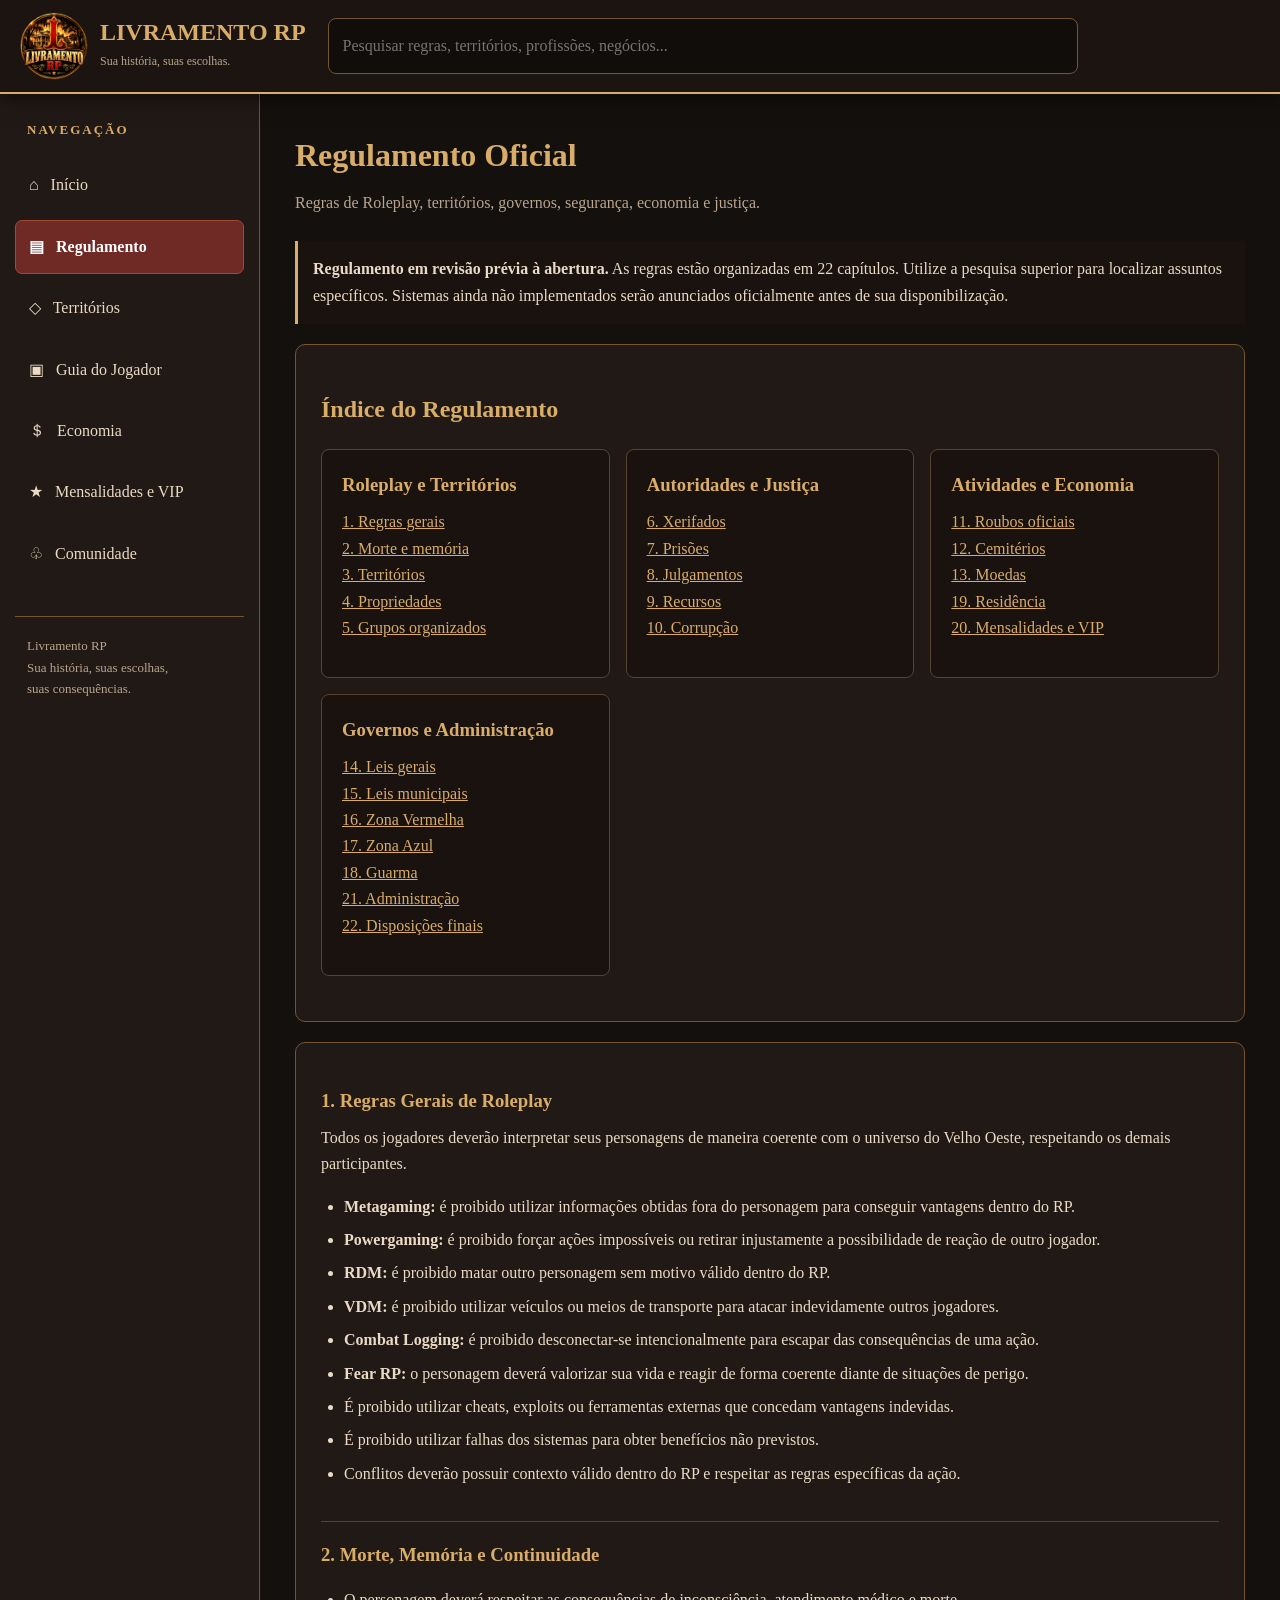
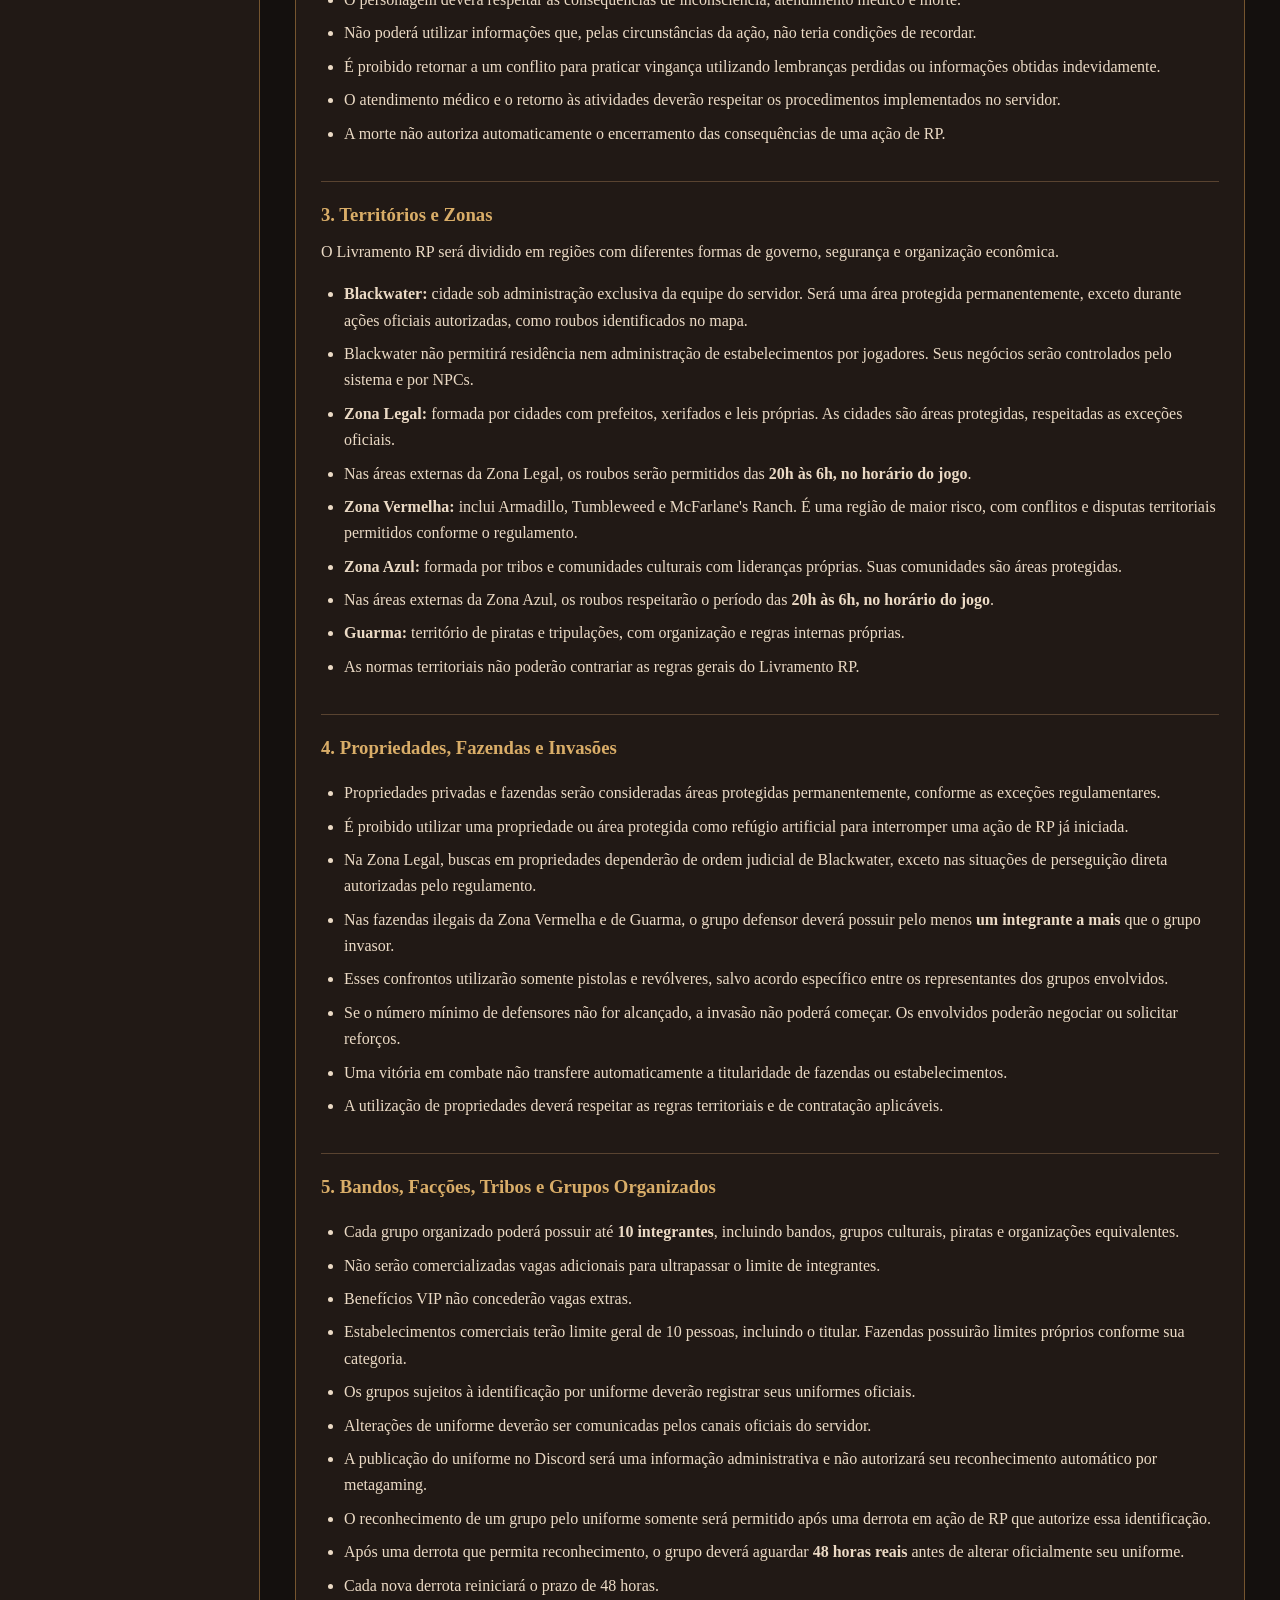
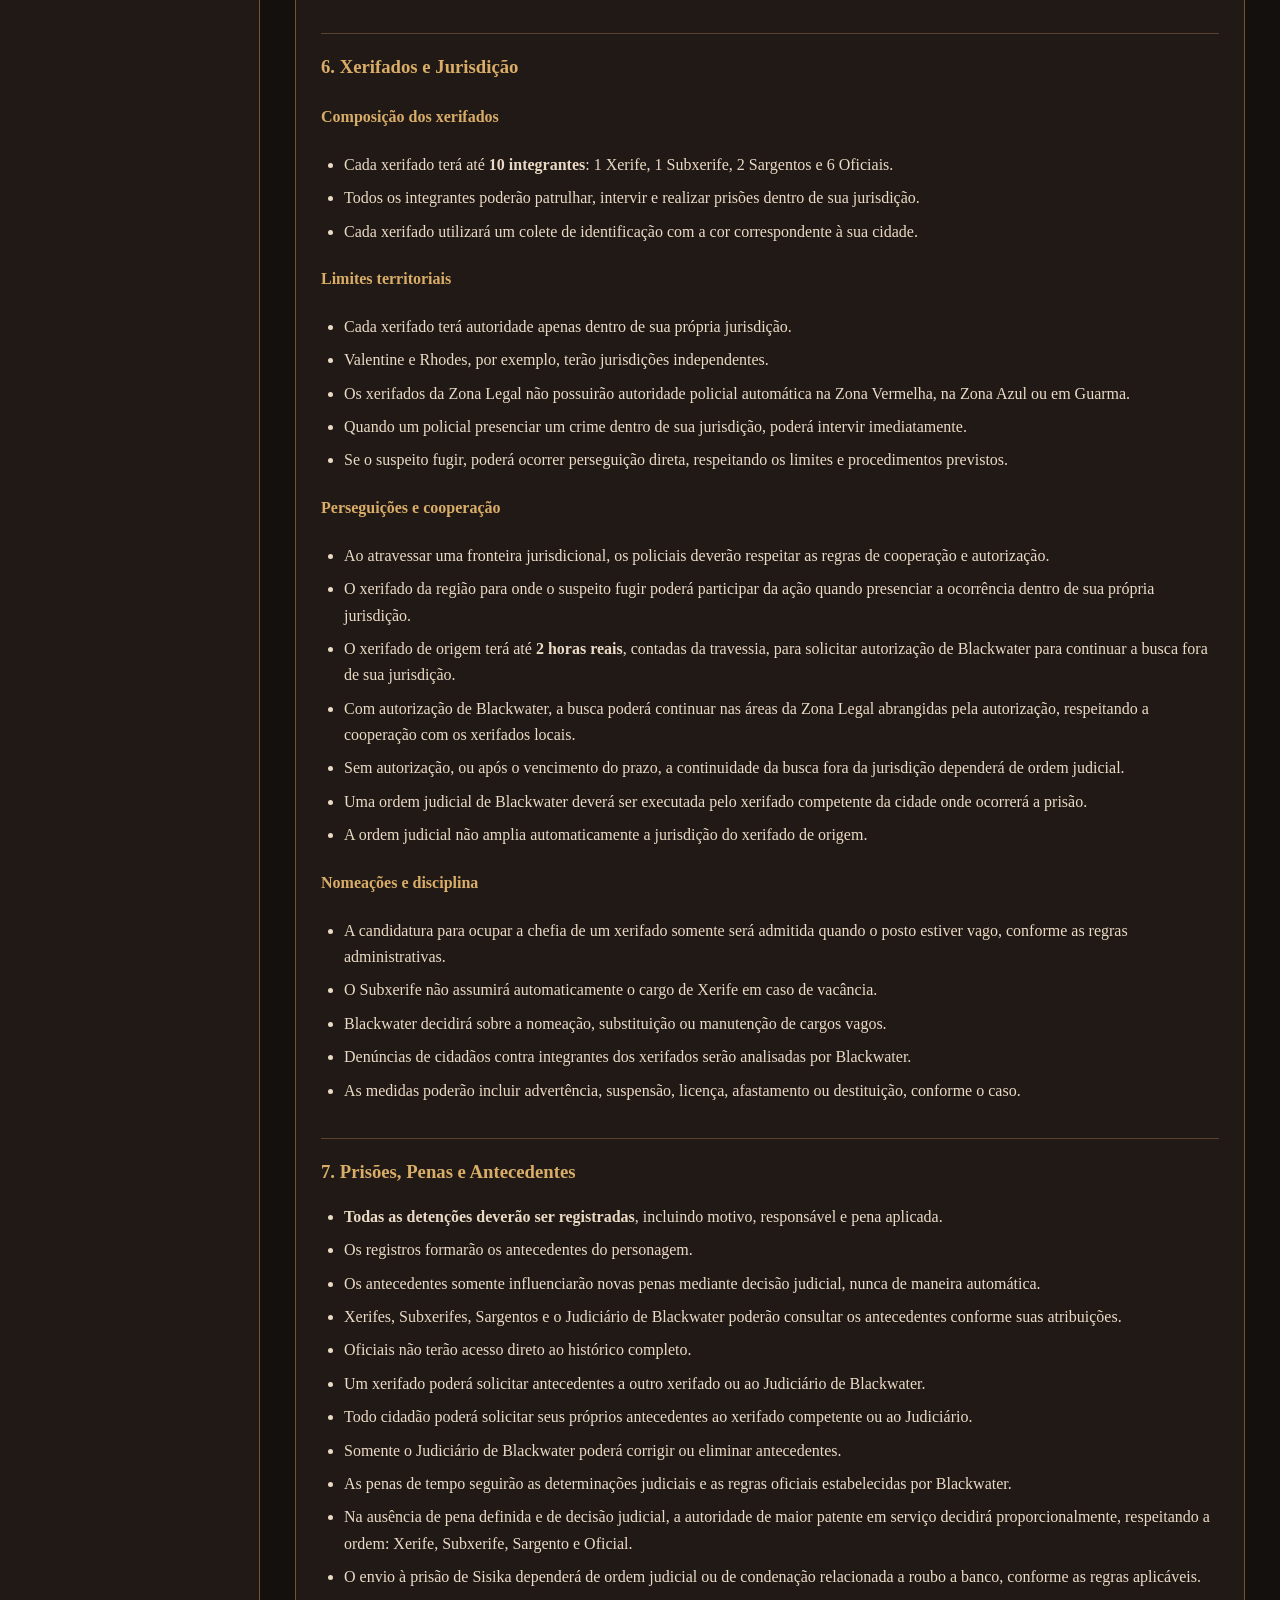
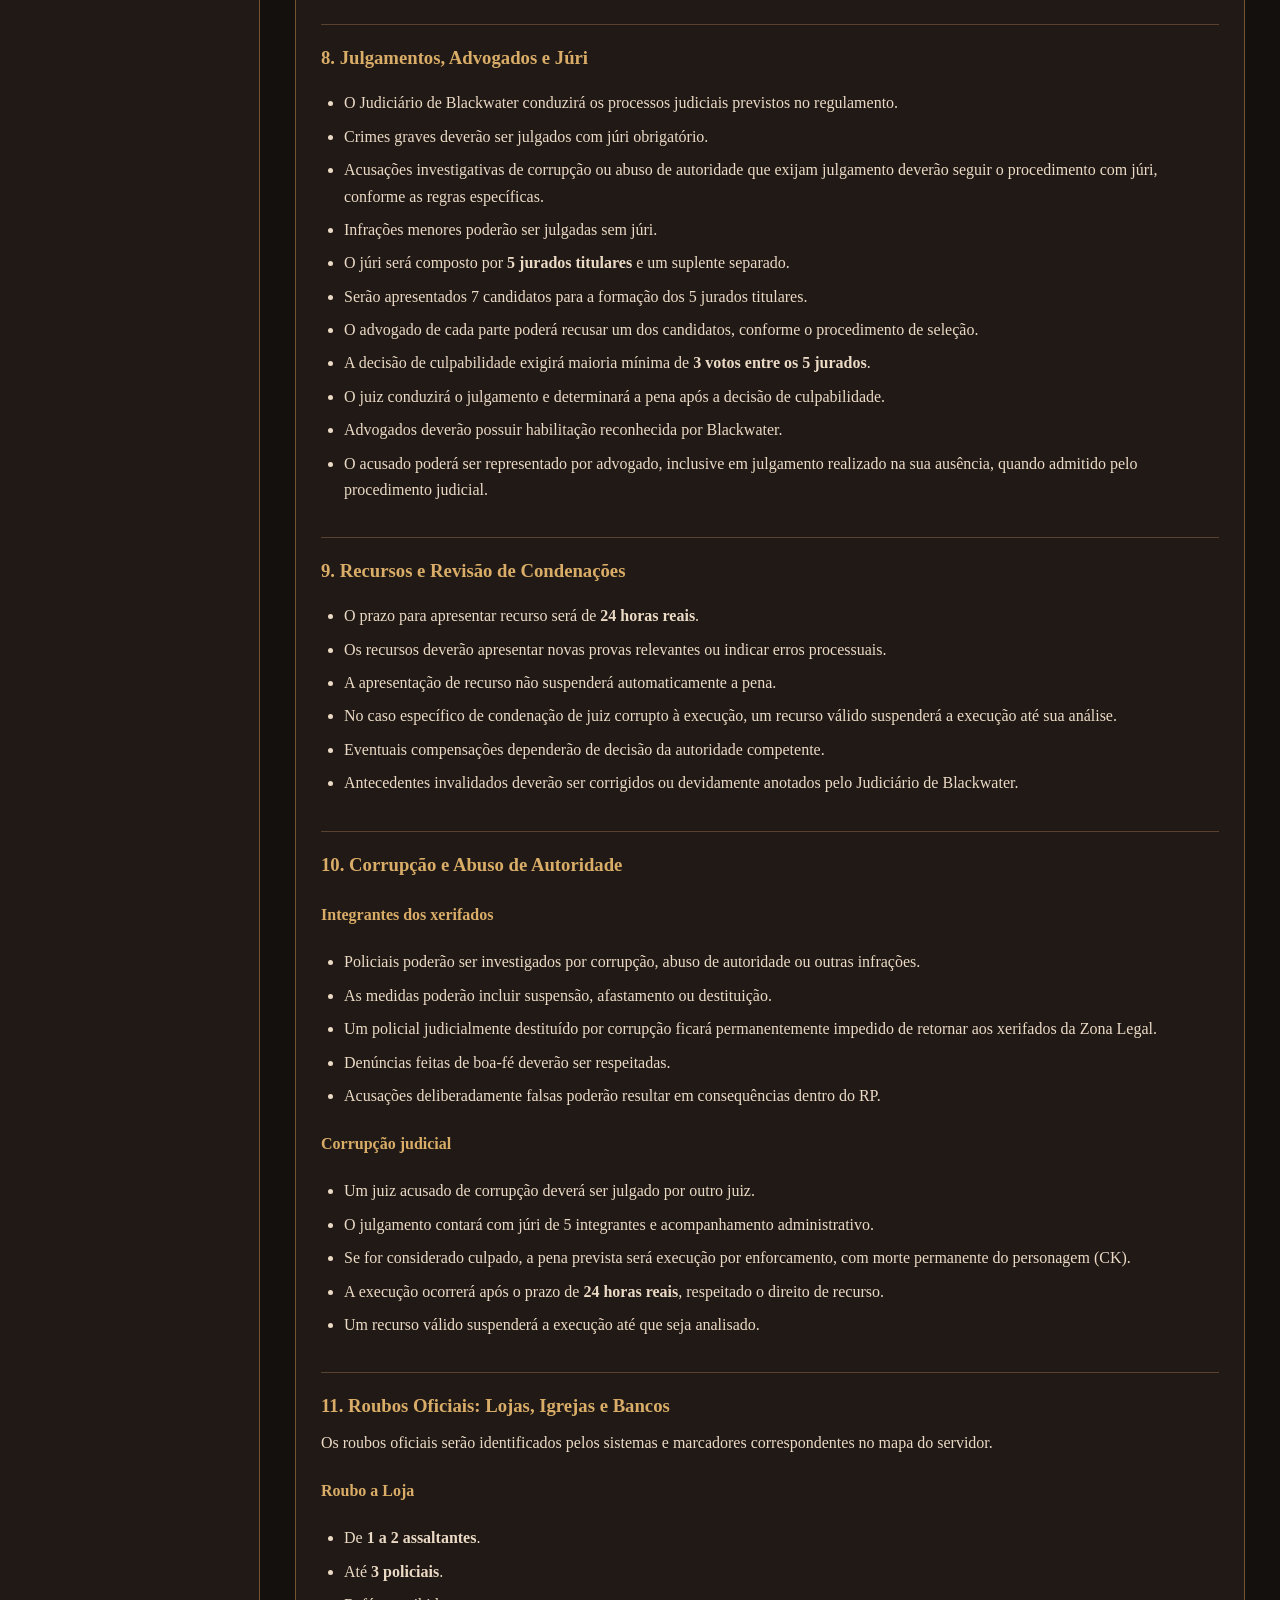
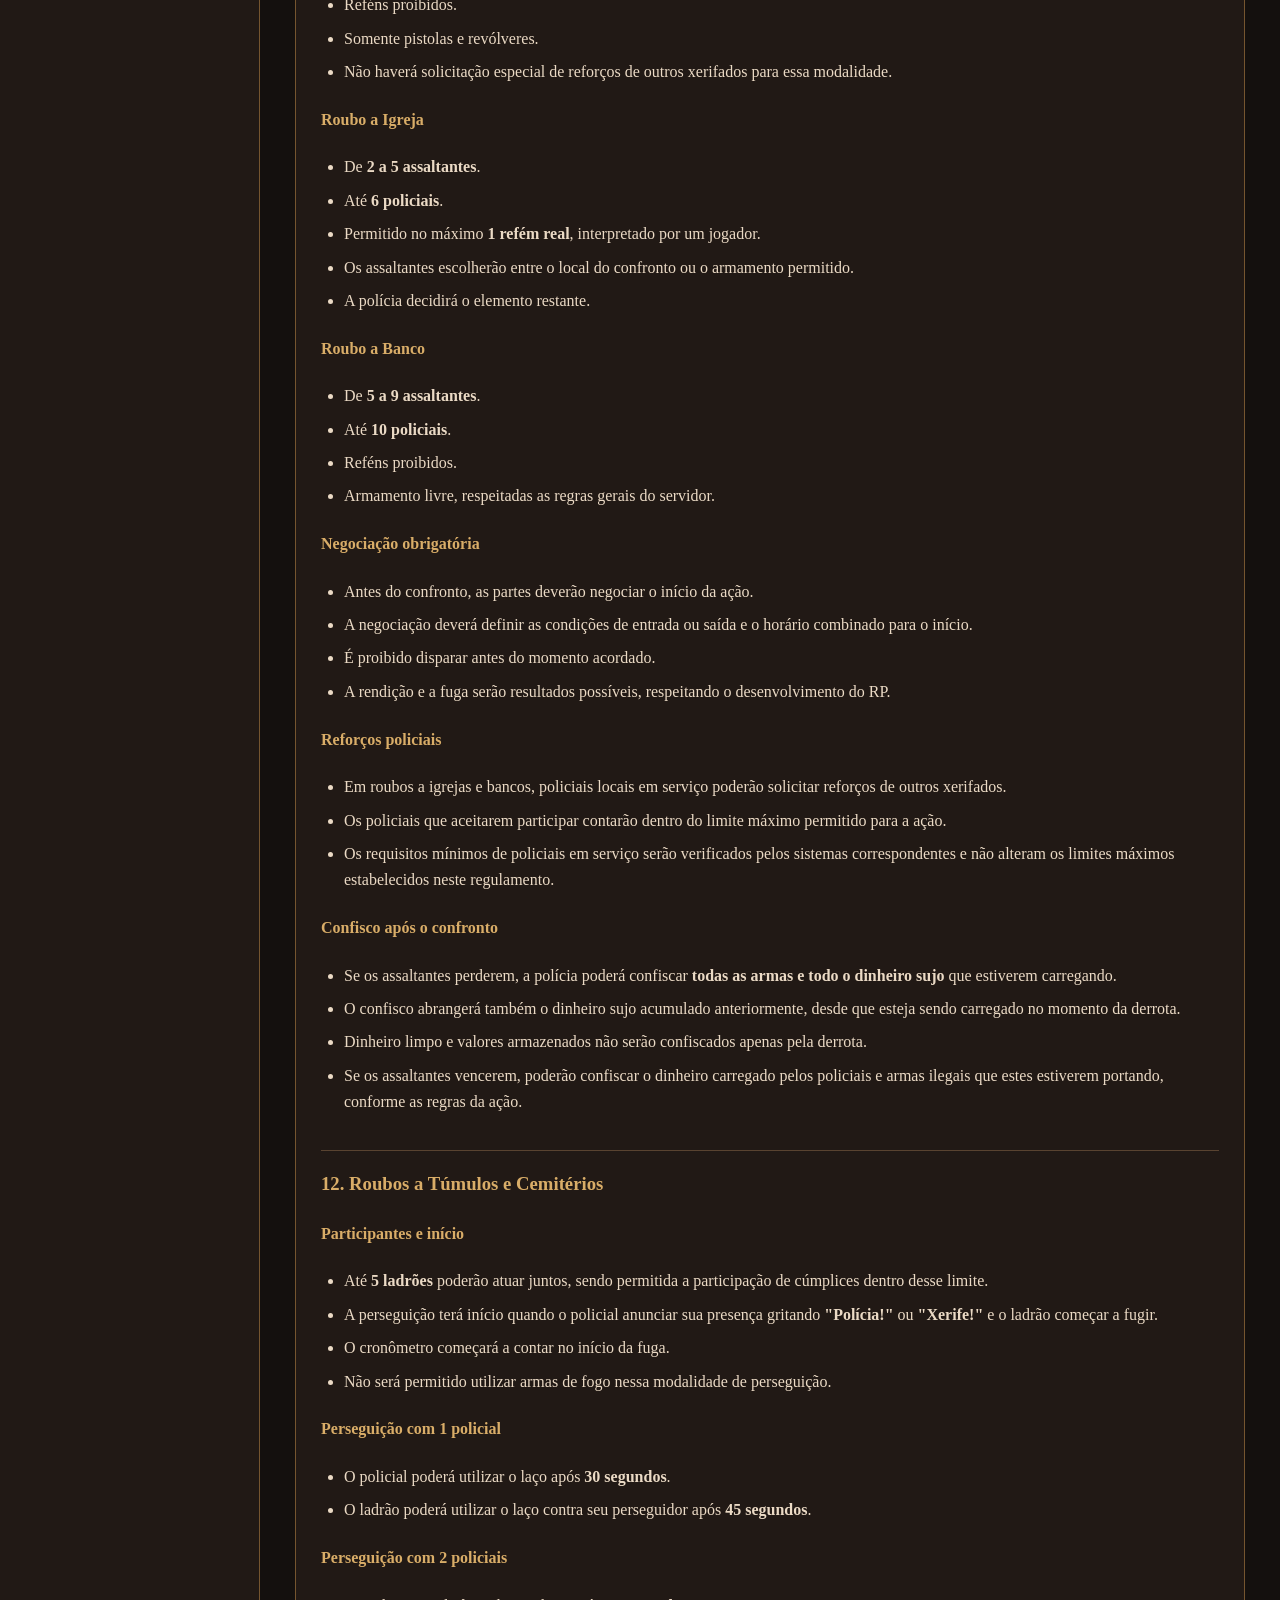
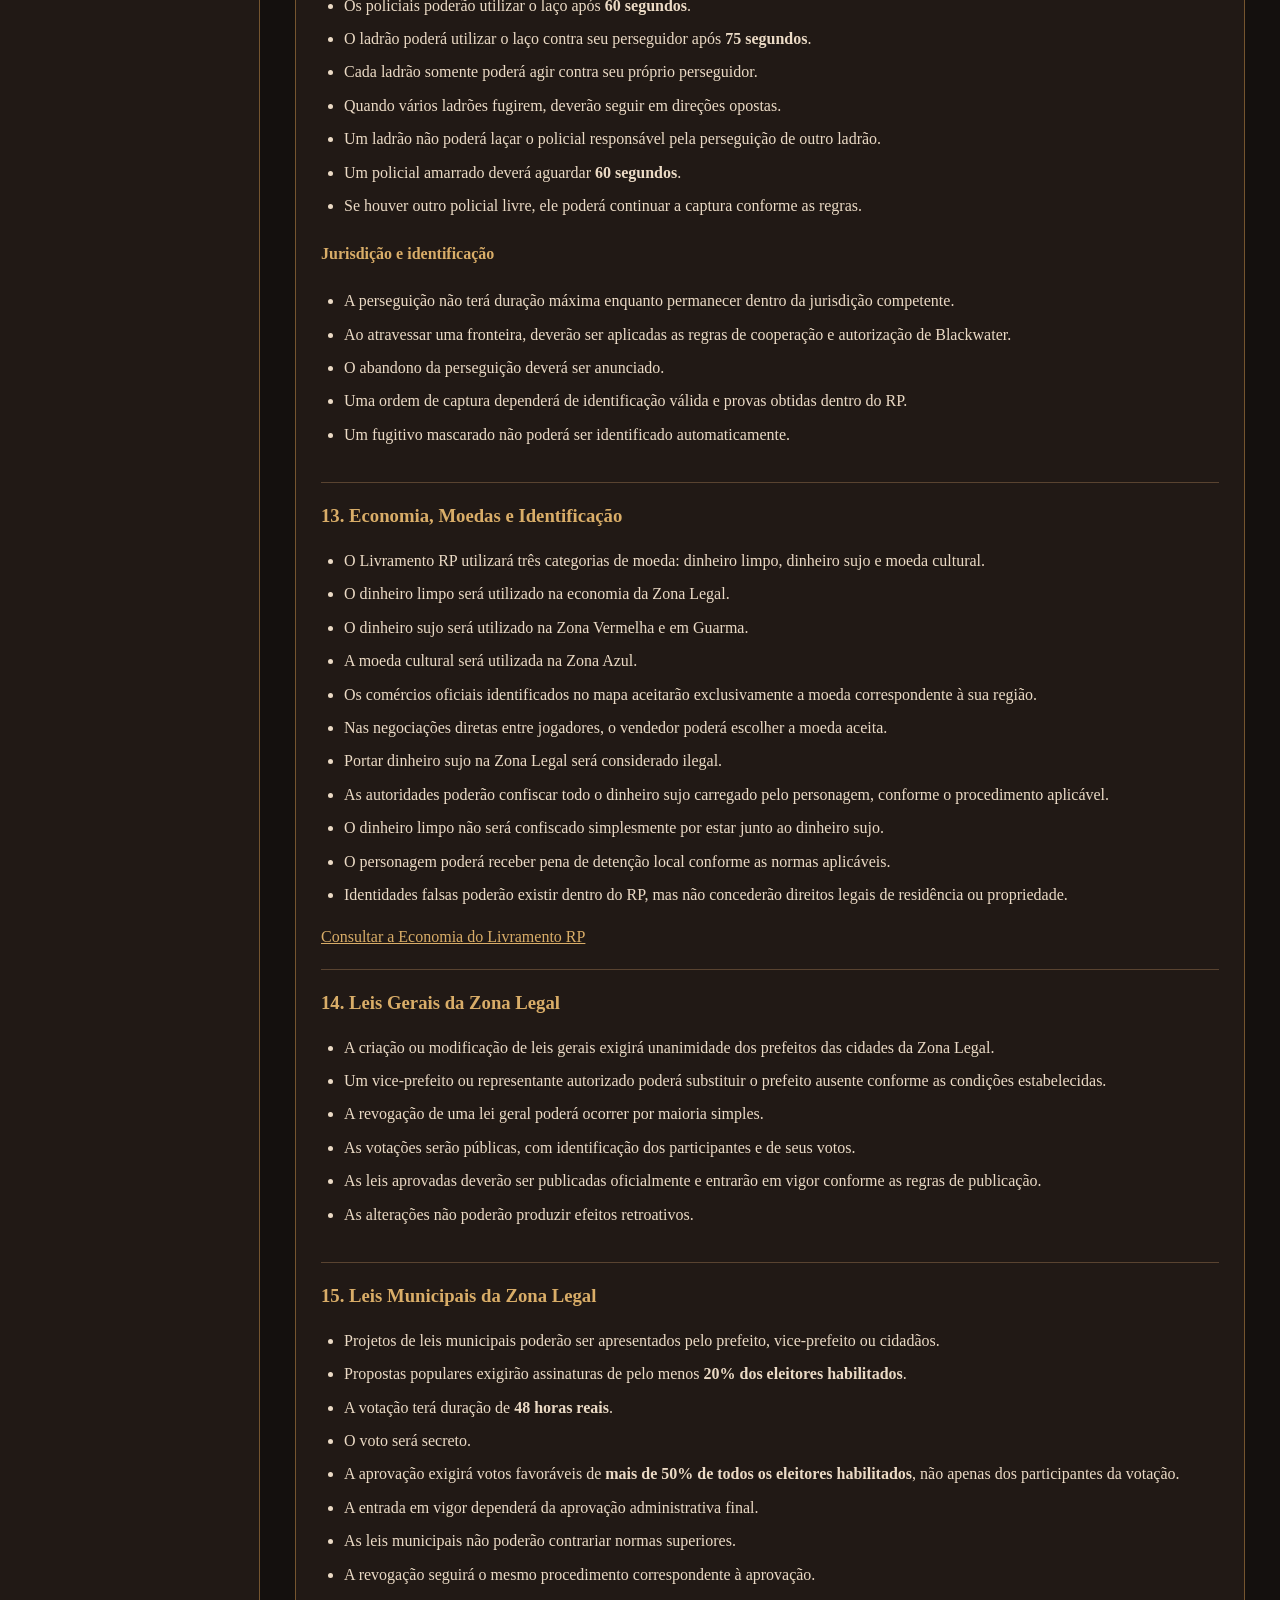
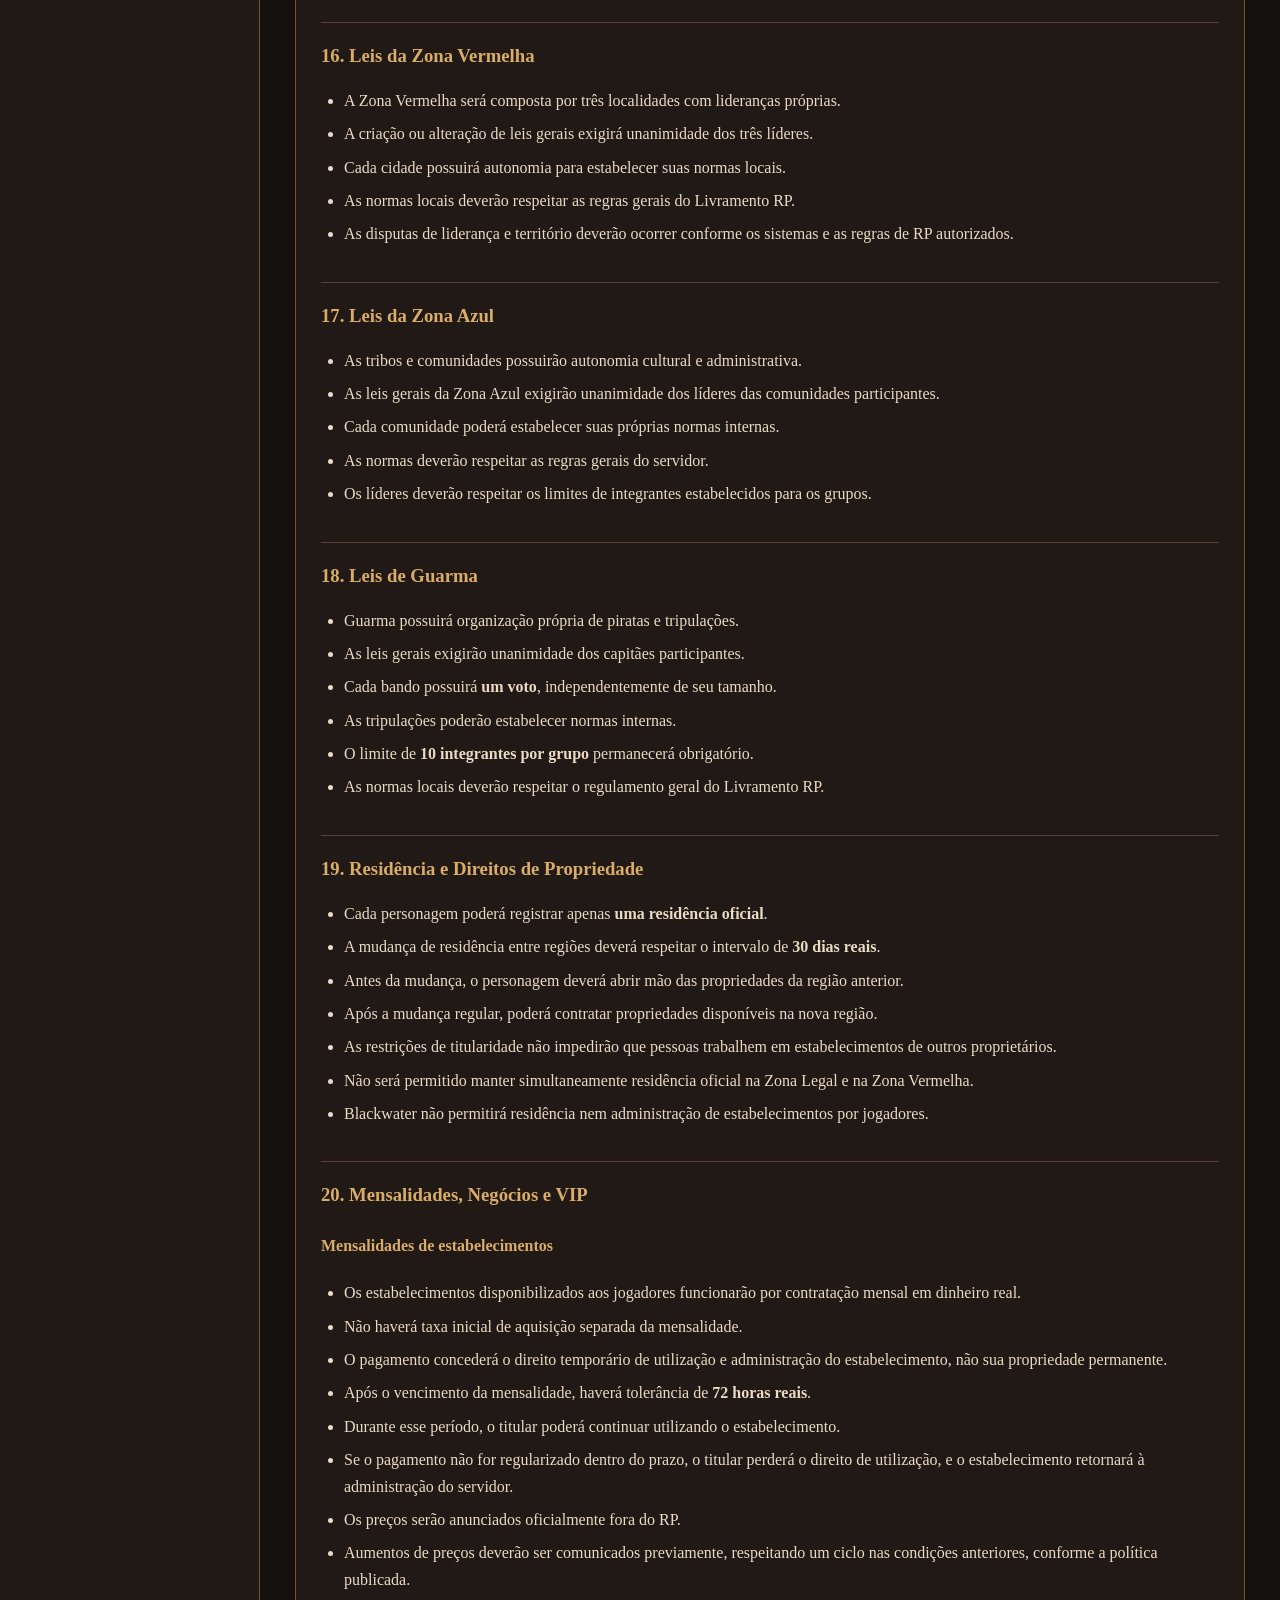
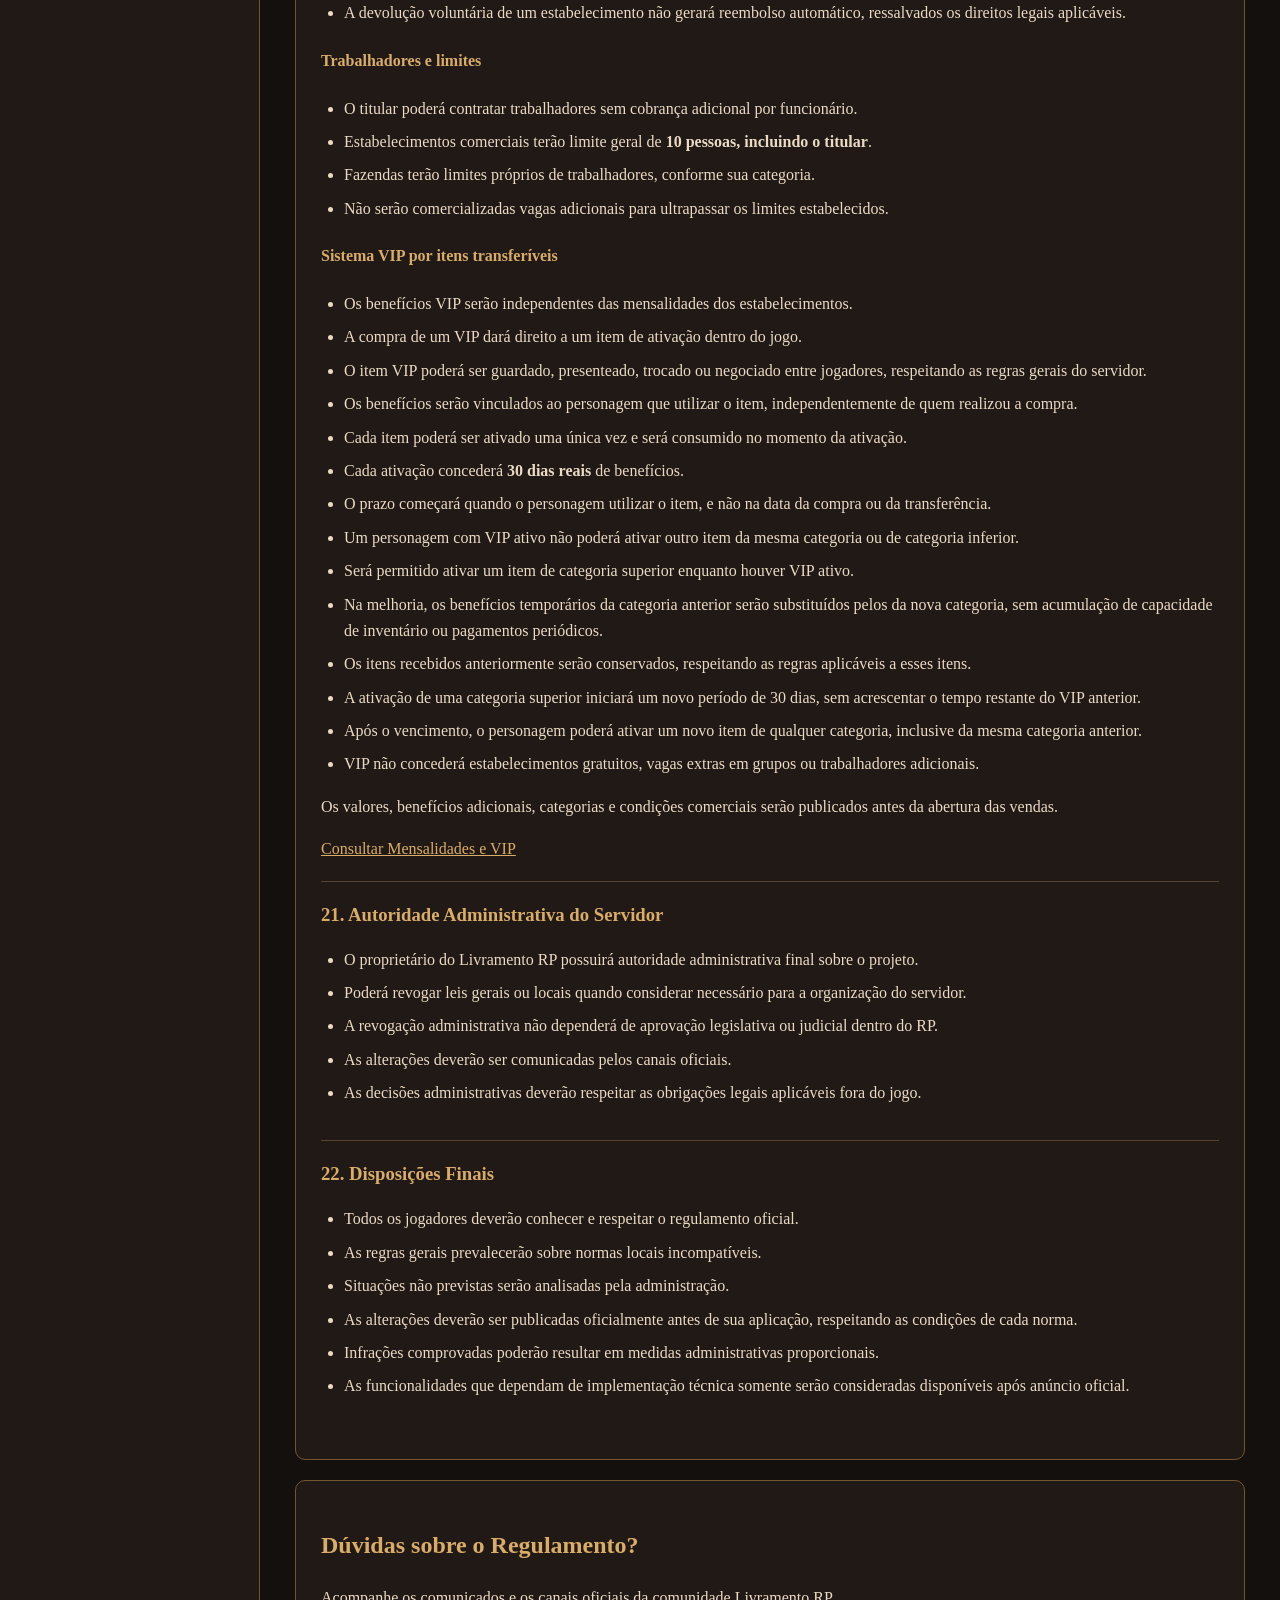
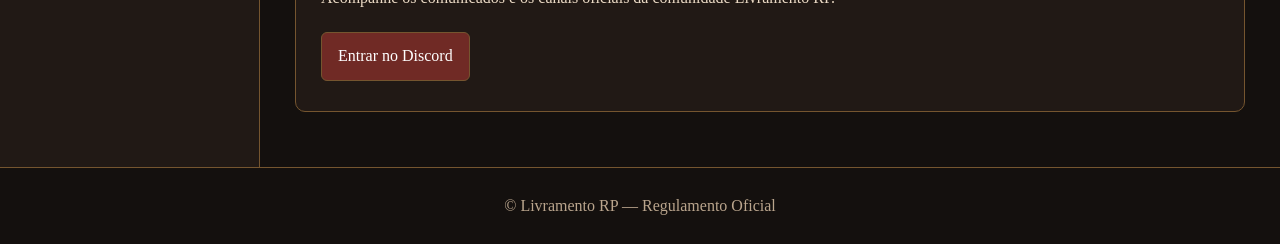
<file: regulamento.html>
<!DOCTYPE html>
<html lang="pt-BR">
<head>
<meta charset="UTF-8">
<meta name="viewport" content="width=device-width, initial-scale=1">
<meta name="description" content="Regulamento oficial do Livramento RP: Roleplay, territórios, justiça, roubos, economia, mensalidades e VIP.">
<title>Livramento RP | Regulamento</title>
<link rel="stylesheet" href="estilo.css">
<script src="script.js" defer></script>
</head>
<body>

<header class="topo">
  <div class="topo-interno">
    <div class="marca">
      <img src="LOGO.png" alt="Logo oficial Livramento RP">
      <div>
        <h1>LIVRAMENTO RP</h1>
        <small>Sua história, suas escolhas.</small>
      </div>
    </div>
    <div class="pesquisa">
      <input id="pesquisaGlobal" type="search" placeholder="Pesquisar regras, territórios, profissões, negócios..." aria-label="Pesquisar no site" autocomplete="off">
      <div id="resultadosBusca" class="resultados" hidden></div>
    </div>
    <button id="botaoMenu" class="botao-menu" type="button" aria-expanded="false" aria-controls="menuLateral">☰ Menu</button>
  </div>
</header>

<div class="estrutura">
<aside class="lateral" id="menuLateral">
  <h2>Navegação</h2>
  <nav class="menu" aria-label="Menu principal">
    <a href="index.html">⌂ &nbsp; Início</a>
    <a href="regulamento.html">▤ &nbsp; Regulamento</a>
    <a href="territorios.html">◇ &nbsp; Territórios</a>
    <a href="guia.html">▣ &nbsp; Guia do Jogador</a>
    <a href="economia.html">＄ &nbsp; Economia</a>
    <a href="mensalidades.html">★ &nbsp; Mensalidades e VIP</a>
    <a href="comunidade.html">♧ &nbsp; Comunidade</a>
  </nav>
  <div class="lateral-rodape">
    Livramento RP<br>
    Sua história, suas escolhas,<br>
    suas consequências.
  </div>
</aside>

<main class="conteudo">
<section class="pagina">

<h2 class="titulo-pagina">Regulamento Oficial</h2>
<p class="subtitulo">Regras de Roleplay, territórios, governos, segurança, economia e justiça.</p>

<div class="aviso">
  <strong>Regulamento em revisão prévia à abertura.</strong>
  As regras estão organizadas em 22 capítulos.
  Utilize a pesquisa superior para localizar assuntos específicos.
  Sistemas ainda não implementados serão anunciados oficialmente antes de sua disponibilização.
</div>

<div class="painel">
<h2>Índice do Regulamento</h2>
<div class="grade">
  <div class="cartao">
    <h3>Roleplay e Territórios</h3>
    <p>
      <a href="#regra-1">1. Regras gerais</a><br>
      <a href="#regra-2">2. Morte e memória</a><br>
      <a href="#regra-3">3. Territórios</a><br>
      <a href="#regra-4">4. Propriedades</a><br>
      <a href="#regra-5">5. Grupos organizados</a>
    </p>
  </div>
  <div class="cartao">
    <h3>Autoridades e Justiça</h3>
    <p>
      <a href="#regra-6">6. Xerifados</a><br>
      <a href="#regra-7">7. Prisões</a><br>
      <a href="#regra-8">8. Julgamentos</a><br>
      <a href="#regra-9">9. Recursos</a><br>
      <a href="#regra-10">10. Corrupção</a>
    </p>
  </div>
  <div class="cartao">
    <h3>Atividades e Economia</h3>
    <p>
      <a href="#regra-11">11. Roubos oficiais</a><br>
      <a href="#regra-12">12. Cemitérios</a><br>
      <a href="#regra-13">13. Moedas</a><br>
      <a href="#regra-19">19. Residência</a><br>
      <a href="#regra-20">20. Mensalidades e VIP</a>
    </p>
  </div>
  <div class="cartao">
    <h3>Governos e Administração</h3>
    <p>
      <a href="#regra-14">14. Leis gerais</a><br>
      <a href="#regra-15">15. Leis municipais</a><br>
      <a href="#regra-16">16. Zona Vermelha</a><br>
      <a href="#regra-17">17. Zona Azul</a><br>
      <a href="#regra-18">18. Guarma</a><br>
      <a href="#regra-21">21. Administração</a><br>
      <a href="#regra-22">22. Disposições finais</a>
    </p>
  </div>
</div>
</div>

<div class="painel">

<article class="regra" id="regra-1">
<h3>1. Regras Gerais de Roleplay</h3>
<p>Todos os jogadores deverão interpretar seus personagens de maneira coerente com o universo do Velho Oeste, respeitando os demais participantes.</p>
<ul>
<li><strong>Metagaming:</strong> é proibido utilizar informações obtidas fora do personagem para conseguir vantagens dentro do RP.</li>
<li><strong>Powergaming:</strong> é proibido forçar ações impossíveis ou retirar injustamente a possibilidade de reação de outro jogador.</li>
<li><strong>RDM:</strong> é proibido matar outro personagem sem motivo válido dentro do RP.</li>
<li><strong>VDM:</strong> é proibido utilizar veículos ou meios de transporte para atacar indevidamente outros jogadores.</li>
<li><strong>Combat Logging:</strong> é proibido desconectar-se intencionalmente para escapar das consequências de uma ação.</li>
<li><strong>Fear RP:</strong> o personagem deverá valorizar sua vida e reagir de forma coerente diante de situações de perigo.</li>
<li>É proibido utilizar cheats, exploits ou ferramentas externas que concedam vantagens indevidas.</li>
<li>É proibido utilizar falhas dos sistemas para obter benefícios não previstos.</li>
<li>Conflitos deverão possuir contexto válido dentro do RP e respeitar as regras específicas da ação.</li>
</ul>
</article>

<article class="regra" id="regra-2">
<h3>2. Morte, Memória e Continuidade</h3>
<ul>
<li>O personagem deverá respeitar as consequências de inconsciência, atendimento médico e morte.</li>
<li>Não poderá utilizar informações que, pelas circunstâncias da ação, não teria condições de recordar.</li>
<li>É proibido retornar a um conflito para praticar vingança utilizando lembranças perdidas ou informações obtidas indevidamente.</li>
<li>O atendimento médico e o retorno às atividades deverão respeitar os procedimentos implementados no servidor.</li>
<li>A morte não autoriza automaticamente o encerramento das consequências de uma ação de RP.</li>
</ul>
</article>

<article class="regra" id="regra-3">
<h3>3. Territórios e Zonas</h3>
<p>O Livramento RP será dividido em regiões com diferentes formas de governo, segurança e organização econômica.</p>
<ul>
<li><strong>Blackwater:</strong> cidade sob administração exclusiva da equipe do servidor. Será uma área protegida permanentemente, exceto durante ações oficiais autorizadas, como roubos identificados no mapa.</li>
<li>Blackwater não permitirá residência nem administração de estabelecimentos por jogadores. Seus negócios serão controlados pelo sistema e por NPCs.</li>
<li><strong>Zona Legal:</strong> formada por cidades com prefeitos, xerifados e leis próprias. As cidades são áreas protegidas, respeitadas as exceções oficiais.</li>
<li>Nas áreas externas da Zona Legal, os roubos serão permitidos das <strong>20h às 6h, no horário do jogo</strong>.</li>
<li><strong>Zona Vermelha:</strong> inclui Armadillo, Tumbleweed e McFarlane's Ranch. É uma região de maior risco, com conflitos e disputas territoriais permitidos conforme o regulamento.</li>
<li><strong>Zona Azul:</strong> formada por tribos e comunidades culturais com lideranças próprias. Suas comunidades são áreas protegidas.</li>
<li>Nas áreas externas da Zona Azul, os roubos respeitarão o período das <strong>20h às 6h, no horário do jogo</strong>.</li>
<li><strong>Guarma:</strong> território de piratas e tripulações, com organização e regras internas próprias.</li>
<li>As normas territoriais não poderão contrariar as regras gerais do Livramento RP.</li>
</ul>
</article>

<article class="regra" id="regra-4">
<h3>4. Propriedades, Fazendas e Invasões</h3>
<ul>
<li>Propriedades privadas e fazendas serão consideradas áreas protegidas permanentemente, conforme as exceções regulamentares.</li>
<li>É proibido utilizar uma propriedade ou área protegida como refúgio artificial para interromper uma ação de RP já iniciada.</li>
<li>Na Zona Legal, buscas em propriedades dependerão de ordem judicial de Blackwater, exceto nas situações de perseguição direta autorizadas pelo regulamento.</li>
<li>Nas fazendas ilegais da Zona Vermelha e de Guarma, o grupo defensor deverá possuir pelo menos <strong>um integrante a mais</strong> que o grupo invasor.</li>
<li>Esses confrontos utilizarão somente pistolas e revólveres, salvo acordo específico entre os representantes dos grupos envolvidos.</li>
<li>Se o número mínimo de defensores não for alcançado, a invasão não poderá começar. Os envolvidos poderão negociar ou solicitar reforços.</li>
<li>Uma vitória em combate não transfere automaticamente a titularidade de fazendas ou estabelecimentos.</li>
<li>A utilização de propriedades deverá respeitar as regras territoriais e de contratação aplicáveis.</li>
</ul>
</article>

<article class="regra" id="regra-5">
<h3>5. Bandos, Facções, Tribos e Grupos Organizados</h3>
<ul>
<li>Cada grupo organizado poderá possuir até <strong>10 integrantes</strong>, incluindo bandos, grupos culturais, piratas e organizações equivalentes.</li>
<li>Não serão comercializadas vagas adicionais para ultrapassar o limite de integrantes.</li>
<li>Benefícios VIP não concederão vagas extras.</li>
<li>Estabelecimentos comerciais terão limite geral de 10 pessoas, incluindo o titular. Fazendas possuirão limites próprios conforme sua categoria.</li>
<li>Os grupos sujeitos à identificação por uniforme deverão registrar seus uniformes oficiais.</li>
<li>Alterações de uniforme deverão ser comunicadas pelos canais oficiais do servidor.</li>
<li>A publicação do uniforme no Discord será uma informação administrativa e não autorizará seu reconhecimento automático por metagaming.</li>
<li>O reconhecimento de um grupo pelo uniforme somente será permitido após uma derrota em ação de RP que autorize essa identificação.</li>
<li>Após uma derrota que permita reconhecimento, o grupo deverá aguardar <strong>48 horas reais</strong> antes de alterar oficialmente seu uniforme.</li>
<li>Cada nova derrota reiniciará o prazo de 48 horas.</li>
</ul>
</article>

<article class="regra" id="regra-6">
<h3>6. Xerifados e Jurisdição</h3>
<h4>Composição dos xerifados</h4>
<ul>
<li>Cada xerifado terá até <strong>10 integrantes</strong>: 1 Xerife, 1 Subxerife, 2 Sargentos e 6 Oficiais.</li>
<li>Todos os integrantes poderão patrulhar, intervir e realizar prisões dentro de sua jurisdição.</li>
<li>Cada xerifado utilizará um colete de identificação com a cor correspondente à sua cidade.</li>
</ul>
<h4>Limites territoriais</h4>
<ul>
<li>Cada xerifado terá autoridade apenas dentro de sua própria jurisdição.</li>
<li>Valentine e Rhodes, por exemplo, terão jurisdições independentes.</li>
<li>Os xerifados da Zona Legal não possuirão autoridade policial automática na Zona Vermelha, na Zona Azul ou em Guarma.</li>
<li>Quando um policial presenciar um crime dentro de sua jurisdição, poderá intervir imediatamente.</li>
<li>Se o suspeito fugir, poderá ocorrer perseguição direta, respeitando os limites e procedimentos previstos.</li>
</ul>
<h4>Perseguições e cooperação</h4>
<ul>
<li>Ao atravessar uma fronteira jurisdicional, os policiais deverão respeitar as regras de cooperação e autorização.</li>
<li>O xerifado da região para onde o suspeito fugir poderá participar da ação quando presenciar a ocorrência dentro de sua própria jurisdição.</li>
<li>O xerifado de origem terá até <strong>2 horas reais</strong>, contadas da travessia, para solicitar autorização de Blackwater para continuar a busca fora de sua jurisdição.</li>
<li>Com autorização de Blackwater, a busca poderá continuar nas áreas da Zona Legal abrangidas pela autorização, respeitando a cooperação com os xerifados locais.</li>
<li>Sem autorização, ou após o vencimento do prazo, a continuidade da busca fora da jurisdição dependerá de ordem judicial.</li>
<li>Uma ordem judicial de Blackwater deverá ser executada pelo xerifado competente da cidade onde ocorrerá a prisão.</li>
<li>A ordem judicial não amplia automaticamente a jurisdição do xerifado de origem.</li>
</ul>
<h4>Nomeações e disciplina</h4>
<ul>
<li>A candidatura para ocupar a chefia de um xerifado somente será admitida quando o posto estiver vago, conforme as regras administrativas.</li>
<li>O Subxerife não assumirá automaticamente o cargo de Xerife em caso de vacância.</li>
<li>Blackwater decidirá sobre a nomeação, substituição ou manutenção de cargos vagos.</li>
<li>Denúncias de cidadãos contra integrantes dos xerifados serão analisadas por Blackwater.</li>
<li>As medidas poderão incluir advertência, suspensão, licença, afastamento ou destituição, conforme o caso.</li>
</ul>
</article>

<article class="regra" id="regra-7">
<h3>7. Prisões, Penas e Antecedentes</h3>
<ul>
<li><strong>Todas as detenções deverão ser registradas</strong>, incluindo motivo, responsável e pena aplicada.</li>
<li>Os registros formarão os antecedentes do personagem.</li>
<li>Os antecedentes somente influenciarão novas penas mediante decisão judicial, nunca de maneira automática.</li>
<li>Xerifes, Subxerifes, Sargentos e o Judiciário de Blackwater poderão consultar os antecedentes conforme suas atribuições.</li>
<li>Oficiais não terão acesso direto ao histórico completo.</li>
<li>Um xerifado poderá solicitar antecedentes a outro xerifado ou ao Judiciário de Blackwater.</li>
<li>Todo cidadão poderá solicitar seus próprios antecedentes ao xerifado competente ou ao Judiciário.</li>
<li>Somente o Judiciário de Blackwater poderá corrigir ou eliminar antecedentes.</li>
<li>As penas de tempo seguirão as determinações judiciais e as regras oficiais estabelecidas por Blackwater.</li>
<li>Na ausência de pena definida e de decisão judicial, a autoridade de maior patente em serviço decidirá proporcionalmente, respeitando a ordem: Xerife, Subxerife, Sargento e Oficial.</li>
<li>O envio à prisão de Sisika dependerá de ordem judicial ou de condenação relacionada a roubo a banco, conforme as regras aplicáveis.</li>
</ul>
</article>

<article class="regra" id="regra-8">
<h3>8. Julgamentos, Advogados e Júri</h3>
<ul>
<li>O Judiciário de Blackwater conduzirá os processos judiciais previstos no regulamento.</li>
<li>Crimes graves deverão ser julgados com júri obrigatório.</li>
<li>Acusações investigativas de corrupção ou abuso de autoridade que exijam julgamento deverão seguir o procedimento com júri, conforme as regras específicas.</li>
<li>Infrações menores poderão ser julgadas sem júri.</li>
<li>O júri será composto por <strong>5 jurados titulares</strong> e um suplente separado.</li>
<li>Serão apresentados 7 candidatos para a formação dos 5 jurados titulares.</li>
<li>O advogado de cada parte poderá recusar um dos candidatos, conforme o procedimento de seleção.</li>
<li>A decisão de culpabilidade exigirá maioria mínima de <strong>3 votos entre os 5 jurados</strong>.</li>
<li>O juiz conduzirá o julgamento e determinará a pena após a decisão de culpabilidade.</li>
<li>Advogados deverão possuir habilitação reconhecida por Blackwater.</li>
<li>O acusado poderá ser representado por advogado, inclusive em julgamento realizado na sua ausência, quando admitido pelo procedimento judicial.</li>
</ul>
</article>

<article class="regra" id="regra-9">
<h3>9. Recursos e Revisão de Condenações</h3>
<ul>
<li>O prazo para apresentar recurso será de <strong>24 horas reais</strong>.</li>
<li>Os recursos deverão apresentar novas provas relevantes ou indicar erros processuais.</li>
<li>A apresentação de recurso não suspenderá automaticamente a pena.</li>
<li>No caso específico de condenação de juiz corrupto à execução, um recurso válido suspenderá a execução até sua análise.</li>
<li>Eventuais compensações dependerão de decisão da autoridade competente.</li>
<li>Antecedentes invalidados deverão ser corrigidos ou devidamente anotados pelo Judiciário de Blackwater.</li>
</ul>
</article>

<article class="regra" id="regra-10">
<h3>10. Corrupção e Abuso de Autoridade</h3>
<h4>Integrantes dos xerifados</h4>
<ul>
<li>Policiais poderão ser investigados por corrupção, abuso de autoridade ou outras infrações.</li>
<li>As medidas poderão incluir suspensão, afastamento ou destituição.</li>
<li>Um policial judicialmente destituído por corrupção ficará permanentemente impedido de retornar aos xerifados da Zona Legal.</li>
<li>Denúncias feitas de boa-fé deverão ser respeitadas.</li>
<li>Acusações deliberadamente falsas poderão resultar em consequências dentro do RP.</li>
</ul>
<h4>Corrupção judicial</h4>
<ul>
<li>Um juiz acusado de corrupção deverá ser julgado por outro juiz.</li>
<li>O julgamento contará com júri de 5 integrantes e acompanhamento administrativo.</li>
<li>Se for considerado culpado, a pena prevista será execução por enforcamento, com morte permanente do personagem (CK).</li>
<li>A execução ocorrerá após o prazo de <strong>24 horas reais</strong>, respeitado o direito de recurso.</li>
<li>Um recurso válido suspenderá a execução até que seja analisado.</li>
</ul>
</article>

<article class="regra" id="regra-11">
<h3>11. Roubos Oficiais: Lojas, Igrejas e Bancos</h3>
<p>Os roubos oficiais serão identificados pelos sistemas e marcadores correspondentes no mapa do servidor.</p>
<h4>Roubo a Loja</h4>
<ul>
<li>De <strong>1 a 2 assaltantes</strong>.</li>
<li>Até <strong>3 policiais</strong>.</li>
<li>Reféns proibidos.</li>
<li>Somente pistolas e revólveres.</li>
<li>Não haverá solicitação especial de reforços de outros xerifados para essa modalidade.</li>
</ul>
<h4>Roubo a Igreja</h4>
<ul>
<li>De <strong>2 a 5 assaltantes</strong>.</li>
<li>Até <strong>6 policiais</strong>.</li>
<li>Permitido no máximo <strong>1 refém real</strong>, interpretado por um jogador.</li>
<li>Os assaltantes escolherão entre o local do confronto ou o armamento permitido.</li>
<li>A polícia decidirá o elemento restante.</li>
</ul>
<h4>Roubo a Banco</h4>
<ul>
<li>De <strong>5 a 9 assaltantes</strong>.</li>
<li>Até <strong>10 policiais</strong>.</li>
<li>Reféns proibidos.</li>
<li>Armamento livre, respeitadas as regras gerais do servidor.</li>
</ul>
<h4>Negociação obrigatória</h4>
<ul>
<li>Antes do confronto, as partes deverão negociar o início da ação.</li>
<li>A negociação deverá definir as condições de entrada ou saída e o horário combinado para o início.</li>
<li>É proibido disparar antes do momento acordado.</li>
<li>A rendição e a fuga serão resultados possíveis, respeitando o desenvolvimento do RP.</li>
</ul>
<h4>Reforços policiais</h4>
<ul>
<li>Em roubos a igrejas e bancos, policiais locais em serviço poderão solicitar reforços de outros xerifados.</li>
<li>Os policiais que aceitarem participar contarão dentro do limite máximo permitido para a ação.</li>
<li>Os requisitos mínimos de policiais em serviço serão verificados pelos sistemas correspondentes e não alteram os limites máximos estabelecidos neste regulamento.</li>
</ul>
<h4>Confisco após o confronto</h4>
<ul>
<li>Se os assaltantes perderem, a polícia poderá confiscar <strong>todas as armas e todo o dinheiro sujo</strong> que estiverem carregando.</li>
<li>O confisco abrangerá também o dinheiro sujo acumulado anteriormente, desde que esteja sendo carregado no momento da derrota.</li>
<li>Dinheiro limpo e valores armazenados não serão confiscados apenas pela derrota.</li>
<li>Se os assaltantes vencerem, poderão confiscar o dinheiro carregado pelos policiais e armas ilegais que estes estiverem portando, conforme as regras da ação.</li>
</ul>
</article>

<article class="regra" id="regra-12">
<h3>12. Roubos a Túmulos e Cemitérios</h3>
<h4>Participantes e início</h4>
<ul>
<li>Até <strong>5 ladrões</strong> poderão atuar juntos, sendo permitida a participação de cúmplices dentro desse limite.</li>
<li>A perseguição terá início quando o policial anunciar sua presença gritando <strong>"Polícia!"</strong> ou <strong>"Xerife!"</strong> e o ladrão começar a fugir.</li>
<li>O cronômetro começará a contar no início da fuga.</li>
<li>Não será permitido utilizar armas de fogo nessa modalidade de perseguição.</li>
</ul>
<h4>Perseguição com 1 policial</h4>
<ul>
<li>O policial poderá utilizar o laço após <strong>30 segundos</strong>.</li>
<li>O ladrão poderá utilizar o laço contra seu perseguidor após <strong>45 segundos</strong>.</li>
</ul>
<h4>Perseguição com 2 policiais</h4>
<ul>
<li>Os policiais poderão utilizar o laço após <strong>60 segundos</strong>.</li>
<li>O ladrão poderá utilizar o laço contra seu perseguidor após <strong>75 segundos</strong>.</li>
<li>Cada ladrão somente poderá agir contra seu próprio perseguidor.</li>
<li>Quando vários ladrões fugirem, deverão seguir em direções opostas.</li>
<li>Um ladrão não poderá laçar o policial responsável pela perseguição de outro ladrão.</li>
<li>Um policial amarrado deverá aguardar <strong>60 segundos</strong>.</li>
<li>Se houver outro policial livre, ele poderá continuar a captura conforme as regras.</li>
</ul>
<h4>Jurisdição e identificação</h4>
<ul>
<li>A perseguição não terá duração máxima enquanto permanecer dentro da jurisdição competente.</li>
<li>Ao atravessar uma fronteira, deverão ser aplicadas as regras de cooperação e autorização de Blackwater.</li>
<li>O abandono da perseguição deverá ser anunciado.</li>
<li>Uma ordem de captura dependerá de identificação válida e provas obtidas dentro do RP.</li>
<li>Um fugitivo mascarado não poderá ser identificado automaticamente.</li>
</ul>
</article>

<article class="regra" id="regra-13">
<h3>13. Economia, Moedas e Identificação</h3>
<ul>
<li>O Livramento RP utilizará três categorias de moeda: dinheiro limpo, dinheiro sujo e moeda cultural.</li>
<li>O dinheiro limpo será utilizado na economia da Zona Legal.</li>
<li>O dinheiro sujo será utilizado na Zona Vermelha e em Guarma.</li>
<li>A moeda cultural será utilizada na Zona Azul.</li>
<li>Os comércios oficiais identificados no mapa aceitarão exclusivamente a moeda correspondente à sua região.</li>
<li>Nas negociações diretas entre jogadores, o vendedor poderá escolher a moeda aceita.</li>
<li>Portar dinheiro sujo na Zona Legal será considerado ilegal.</li>
<li>As autoridades poderão confiscar todo o dinheiro sujo carregado pelo personagem, conforme o procedimento aplicável.</li>
<li>O dinheiro limpo não será confiscado simplesmente por estar junto ao dinheiro sujo.</li>
<li>O personagem poderá receber pena de detenção local conforme as normas aplicáveis.</li>
<li>Identidades falsas poderão existir dentro do RP, mas não concederão direitos legais de residência ou propriedade.</li>
</ul>
<a href="economia.html">Consultar a Economia do Livramento RP</a>
</article>

<article class="regra" id="regra-14">
<h3>14. Leis Gerais da Zona Legal</h3>
<ul>
<li>A criação ou modificação de leis gerais exigirá unanimidade dos prefeitos das cidades da Zona Legal.</li>
<li>Um vice-prefeito ou representante autorizado poderá substituir o prefeito ausente conforme as condições estabelecidas.</li>
<li>A revogação de uma lei geral poderá ocorrer por maioria simples.</li>
<li>As votações serão públicas, com identificação dos participantes e de seus votos.</li>
<li>As leis aprovadas deverão ser publicadas oficialmente e entrarão em vigor conforme as regras de publicação.</li>
<li>As alterações não poderão produzir efeitos retroativos.</li>
</ul>
</article>

<article class="regra" id="regra-15">
<h3>15. Leis Municipais da Zona Legal</h3>
<ul>
<li>Projetos de leis municipais poderão ser apresentados pelo prefeito, vice-prefeito ou cidadãos.</li>
<li>Propostas populares exigirão assinaturas de pelo menos <strong>20% dos eleitores habilitados</strong>.</li>
<li>A votação terá duração de <strong>48 horas reais</strong>.</li>
<li>O voto será secreto.</li>
<li>A aprovação exigirá votos favoráveis de <strong>mais de 50% de todos os eleitores habilitados</strong>, não apenas dos participantes da votação.</li>
<li>A entrada em vigor dependerá da aprovação administrativa final.</li>
<li>As leis municipais não poderão contrariar normas superiores.</li>
<li>A revogação seguirá o mesmo procedimento correspondente à aprovação.</li>
</ul>
</article>

<article class="regra" id="regra-16">
<h3>16. Leis da Zona Vermelha</h3>
<ul>
<li>A Zona Vermelha será composta por três localidades com lideranças próprias.</li>
<li>A criação ou alteração de leis gerais exigirá unanimidade dos três líderes.</li>
<li>Cada cidade possuirá autonomia para estabelecer suas normas locais.</li>
<li>As normas locais deverão respeitar as regras gerais do Livramento RP.</li>
<li>As disputas de liderança e território deverão ocorrer conforme os sistemas e as regras de RP autorizados.</li>
</ul>
</article>

<article class="regra" id="regra-17">
<h3>17. Leis da Zona Azul</h3>
<ul>
<li>As tribos e comunidades possuirão autonomia cultural e administrativa.</li>
<li>As leis gerais da Zona Azul exigirão unanimidade dos líderes das comunidades participantes.</li>
<li>Cada comunidade poderá estabelecer suas próprias normas internas.</li>
<li>As normas deverão respeitar as regras gerais do servidor.</li>
<li>Os líderes deverão respeitar os limites de integrantes estabelecidos para os grupos.</li>
</ul>
</article>

<article class="regra" id="regra-18">
<h3>18. Leis de Guarma</h3>
<ul>
<li>Guarma possuirá organização própria de piratas e tripulações.</li>
<li>As leis gerais exigirão unanimidade dos capitães participantes.</li>
<li>Cada bando possuirá <strong>um voto</strong>, independentemente de seu tamanho.</li>
<li>As tripulações poderão estabelecer normas internas.</li>
<li>O limite de <strong>10 integrantes por grupo</strong> permanecerá obrigatório.</li>
<li>As normas locais deverão respeitar o regulamento geral do Livramento RP.</li>
</ul>
</article>

<article class="regra" id="regra-19">
<h3>19. Residência e Direitos de Propriedade</h3>
<ul>
<li>Cada personagem poderá registrar apenas <strong>uma residência oficial</strong>.</li>
<li>A mudança de residência entre regiões deverá respeitar o intervalo de <strong>30 dias reais</strong>.</li>
<li>Antes da mudança, o personagem deverá abrir mão das propriedades da região anterior.</li>
<li>Após a mudança regular, poderá contratar propriedades disponíveis na nova região.</li>
<li>As restrições de titularidade não impedirão que pessoas trabalhem em estabelecimentos de outros proprietários.</li>
<li>Não será permitido manter simultaneamente residência oficial na Zona Legal e na Zona Vermelha.</li>
<li>Blackwater não permitirá residência nem administração de estabelecimentos por jogadores.</li>
</ul>
</article>

<article class="regra" id="regra-20">
<h3>20. Mensalidades, Negócios e VIP</h3>
<h4>Mensalidades de estabelecimentos</h4>
<ul>
<li>Os estabelecimentos disponibilizados aos jogadores funcionarão por contratação mensal em dinheiro real.</li>
<li>Não haverá taxa inicial de aquisição separada da mensalidade.</li>
<li>O pagamento concederá o direito temporário de utilização e administração do estabelecimento, não sua propriedade permanente.</li>
<li>Após o vencimento da mensalidade, haverá tolerância de <strong>72 horas reais</strong>.</li>
<li>Durante esse período, o titular poderá continuar utilizando o estabelecimento.</li>
<li>Se o pagamento não for regularizado dentro do prazo, o titular perderá o direito de utilização, e o estabelecimento retornará à administração do servidor.</li>
<li>Os preços serão anunciados oficialmente fora do RP.</li>
<li>Aumentos de preços deverão ser comunicados previamente, respeitando um ciclo nas condições anteriores, conforme a política publicada.</li>
<li>A devolução voluntária de um estabelecimento não gerará reembolso automático, ressalvados os direitos legais aplicáveis.</li>
</ul>
<h4>Trabalhadores e limites</h4>
<ul>
<li>O titular poderá contratar trabalhadores sem cobrança adicional por funcionário.</li>
<li>Estabelecimentos comerciais terão limite geral de <strong>10 pessoas, incluindo o titular</strong>.</li>
<li>Fazendas terão limites próprios de trabalhadores, conforme sua categoria.</li>
<li>Não serão comercializadas vagas adicionais para ultrapassar os limites estabelecidos.</li>
</ul>
<h4>Sistema VIP por itens transferíveis</h4>
<ul>
<li>Os benefícios VIP serão independentes das mensalidades dos estabelecimentos.</li>
<li>A compra de um VIP dará direito a um item de ativação dentro do jogo.</li>
<li>O item VIP poderá ser guardado, presenteado, trocado ou negociado entre jogadores, respeitando as regras gerais do servidor.</li>
<li>Os benefícios serão vinculados ao personagem que utilizar o item, independentemente de quem realizou a compra.</li>
<li>Cada item poderá ser ativado uma única vez e será consumido no momento da ativação.</li>
<li>Cada ativação concederá <strong>30 dias reais</strong> de benefícios.</li>
<li>O prazo começará quando o personagem utilizar o item, e não na data da compra ou da transferência.</li>
<li>Um personagem com VIP ativo não poderá ativar outro item da mesma categoria ou de categoria inferior.</li>
<li>Será permitido ativar um item de categoria superior enquanto houver VIP ativo.</li>
<li>Na melhoria, os benefícios temporários da categoria anterior serão substituídos pelos da nova categoria, sem acumulação de capacidade de inventário ou pagamentos periódicos.</li>
<li>Os itens recebidos anteriormente serão conservados, respeitando as regras aplicáveis a esses itens.</li>
<li>A ativação de uma categoria superior iniciará um novo período de 30 dias, sem acrescentar o tempo restante do VIP anterior.</li>
<li>Após o vencimento, o personagem poderá ativar um novo item de qualquer categoria, inclusive da mesma categoria anterior.</li>
<li>VIP não concederá estabelecimentos gratuitos, vagas extras em grupos ou trabalhadores adicionais.</li>
</ul>
<p>Os valores, benefícios adicionais, categorias e condições comerciais serão publicados antes da abertura das vendas.</p>
<a href="mensalidades.html">Consultar Mensalidades e VIP</a>
</article>

<article class="regra" id="regra-21">
<h3>21. Autoridade Administrativa do Servidor</h3>
<ul>
<li>O proprietário do Livramento RP possuirá autoridade administrativa final sobre o projeto.</li>
<li>Poderá revogar leis gerais ou locais quando considerar necessário para a organização do servidor.</li>
<li>A revogação administrativa não dependerá de aprovação legislativa ou judicial dentro do RP.</li>
<li>As alterações deverão ser comunicadas pelos canais oficiais.</li>
<li>As decisões administrativas deverão respeitar as obrigações legais aplicáveis fora do jogo.</li>
</ul>
</article>

<article class="regra" id="regra-22">
<h3>22. Disposições Finais</h3>
<ul>
<li>Todos os jogadores deverão conhecer e respeitar o regulamento oficial.</li>
<li>As regras gerais prevalecerão sobre normas locais incompatíveis.</li>
<li>Situações não previstas serão analisadas pela administração.</li>
<li>As alterações deverão ser publicadas oficialmente antes de sua aplicação, respeitando as condições de cada norma.</li>
<li>Infrações comprovadas poderão resultar em medidas administrativas proporcionais.</li>
<li>As funcionalidades que dependam de implementação técnica somente serão consideradas disponíveis após anúncio oficial.</li>
</ul>
</article>

</div>

<div class="painel">
<h2>Dúvidas sobre o Regulamento?</h2>
<p>Acompanhe os comunicados e os canais oficiais da comunidade Livramento RP.</p>
<a class="botao" href="https://discord.gg/YhVTENFm2B" target="_blank" rel="noopener noreferrer">Entrar no Discord</a>
</div>

</section>
</main>
</div>

<footer class="rodape">
© Livramento RP — Regulamento Oficial
</footer>

</body>
</html>
</file>
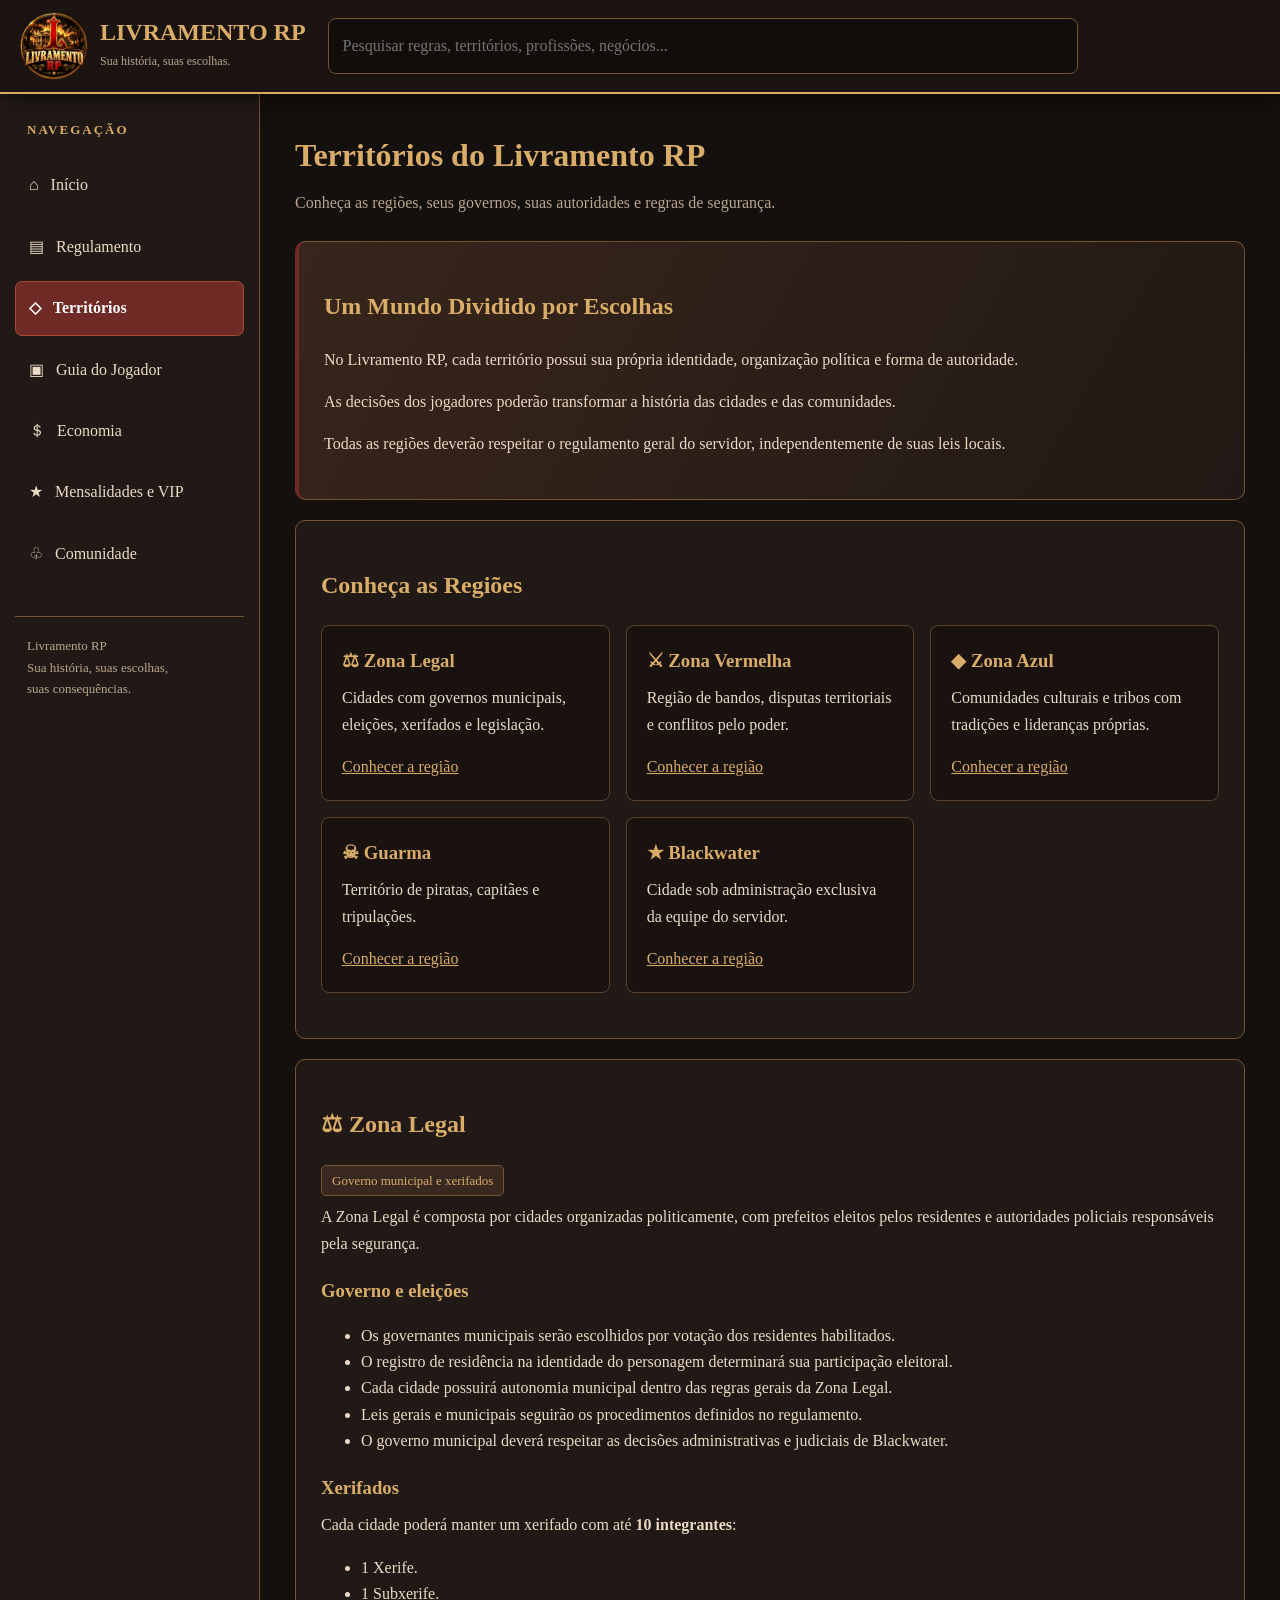
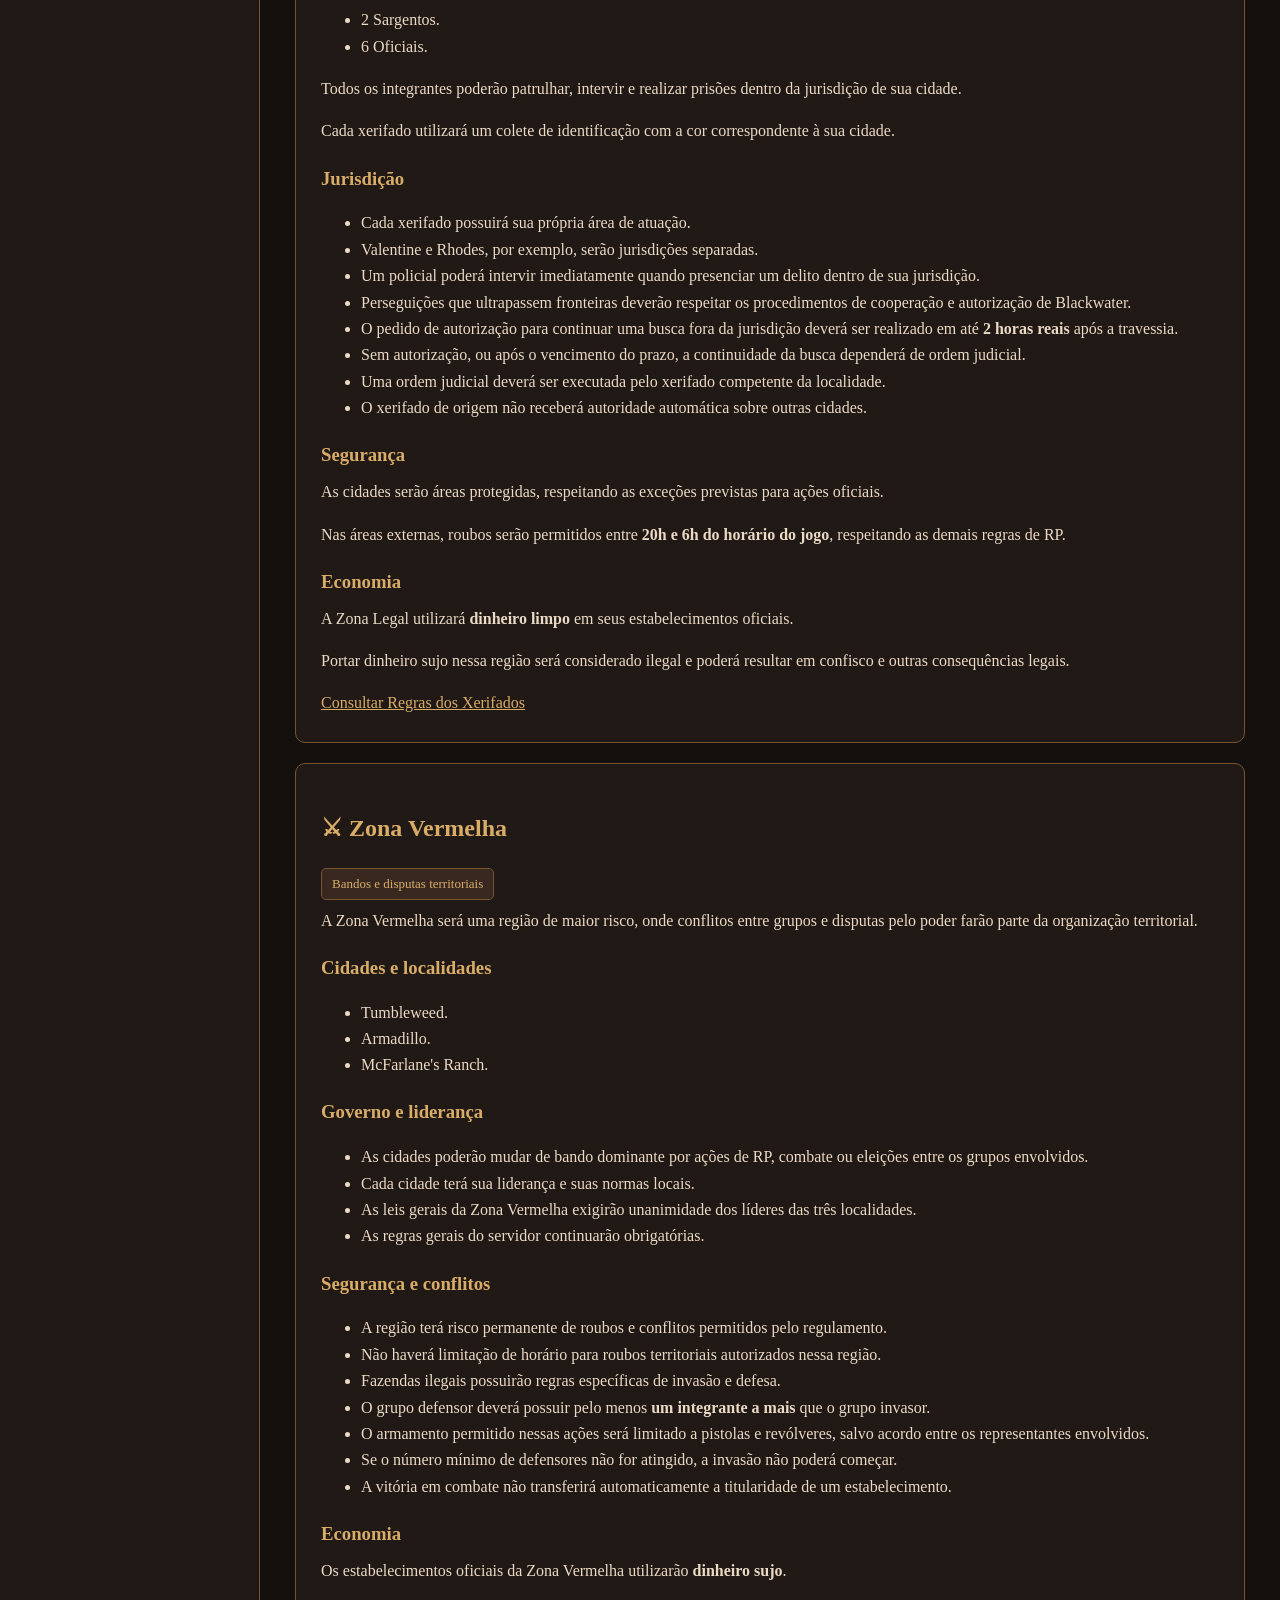
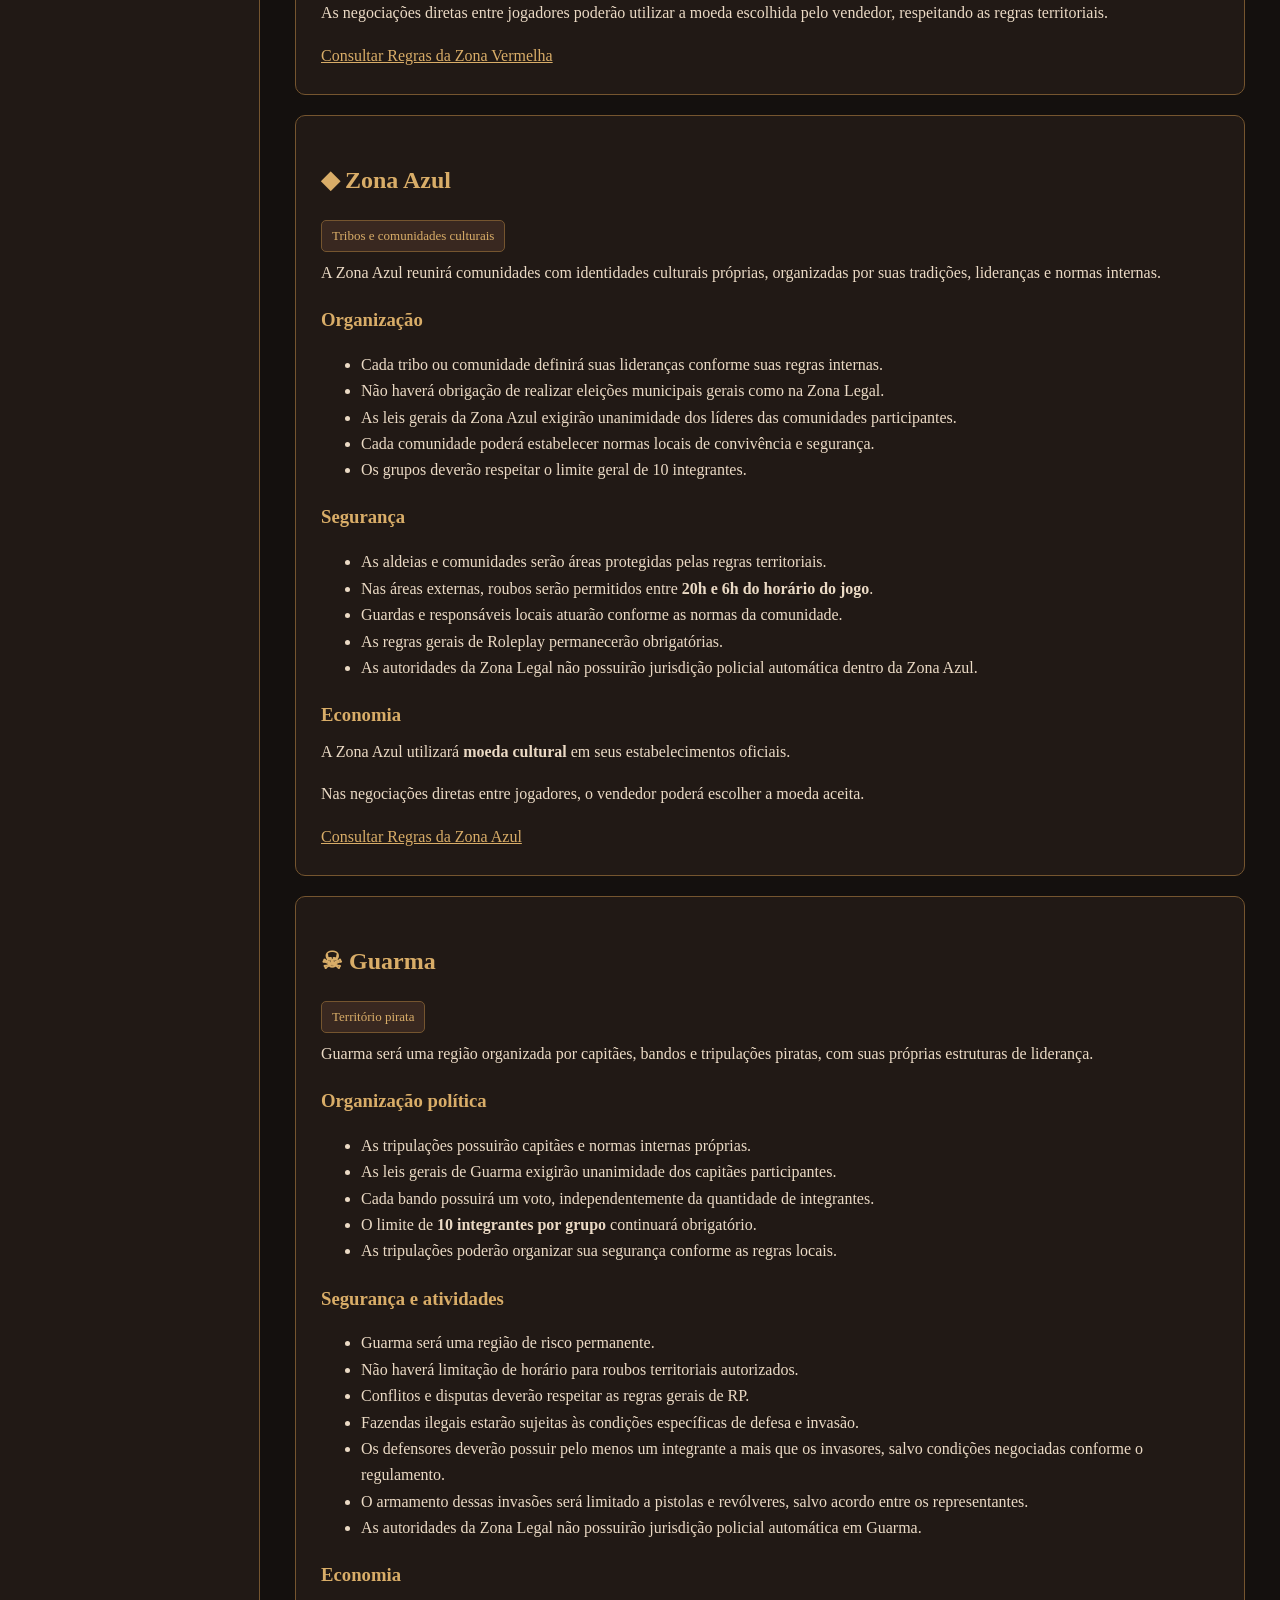
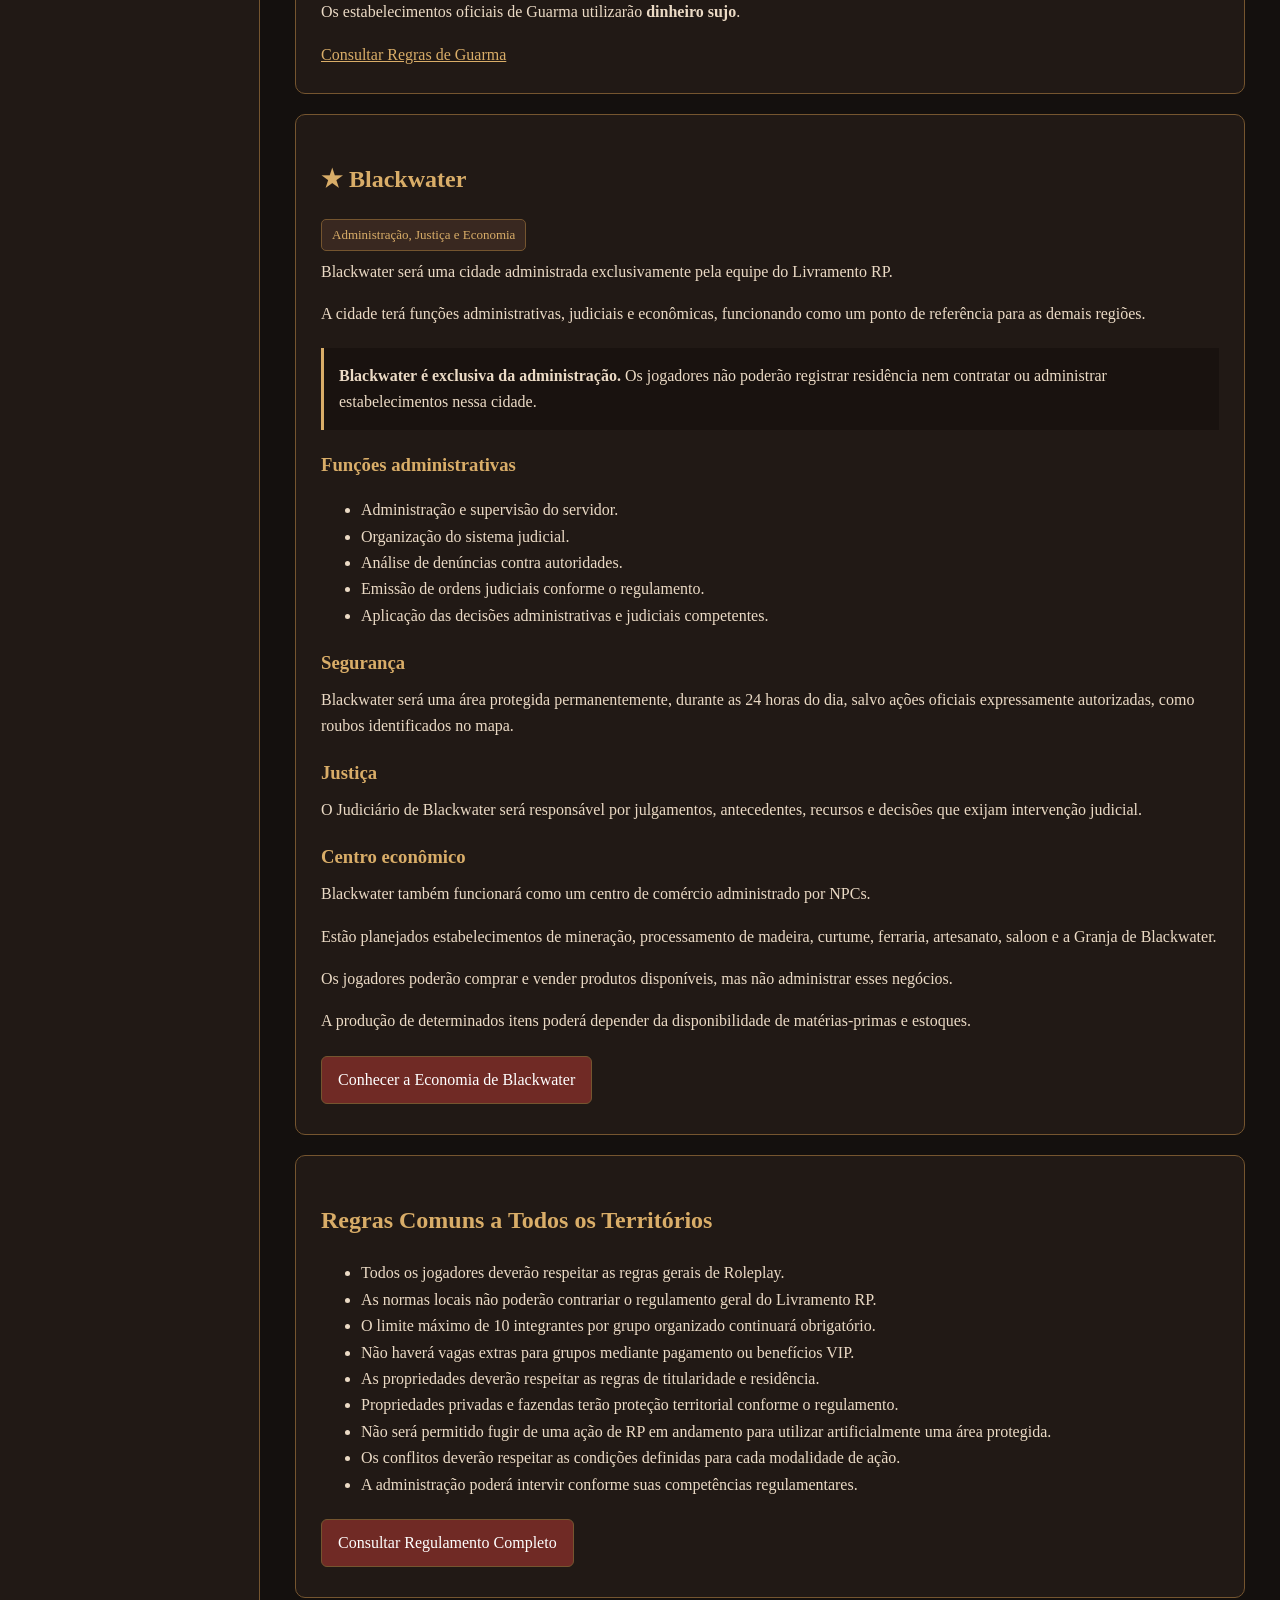
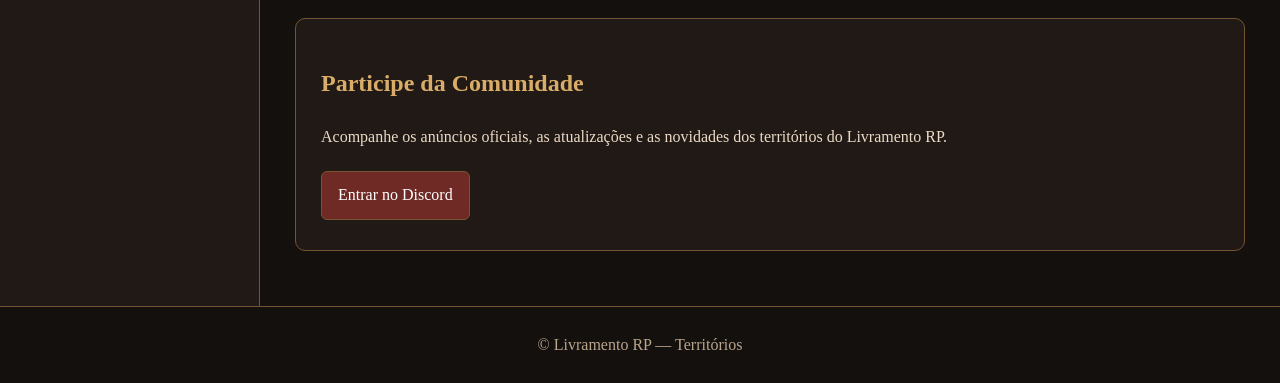
<file: territorios.html>
<!DOCTYPE html>
<html lang="pt-BR">
<head>
  <meta charset="UTF-8">
  <meta name="viewport" content="width=device-width, initial-scale=1">
  <meta name="description" content="Conheça os territórios, governos, segurança, economia e jurisdições do Livramento RP.">
  <title>Livramento RP | Territórios</title>
  <link rel="stylesheet" href="estilo.css">
  <script src="script.js" defer></script>
</head>
<body>

<header class="topo">
  <div class="topo-interno">
    <div class="marca">
      <img src="LOGO.png" alt="Logo oficial Livramento RP">
      <div>
        <h1>LIVRAMENTO RP</h1>
        <small>Sua história, suas escolhas.</small>
      </div>
    </div>
    <div class="pesquisa">
      <input id="pesquisaGlobal" type="search" placeholder="Pesquisar regras, territórios, profissões, negócios..." aria-label="Pesquisar no site" autocomplete="off">
      <div id="resultadosBusca" class="resultados" hidden></div>
    </div>
    <button id="botaoMenu" class="botao-menu" type="button" aria-expanded="false" aria-controls="menuLateral">☰ Menu</button>
  </div>
</header>

<div class="estrutura">
<aside class="lateral" id="menuLateral">
  <h2>Navegação</h2>
  <nav class="menu" aria-label="Menu principal">
    <a href="index.html">⌂ &nbsp; Início</a>
    <a href="regulamento.html">▤ &nbsp; Regulamento</a>
    <a href="territorios.html">◇ &nbsp; Territórios</a>
    <a href="guia.html">▣ &nbsp; Guia do Jogador</a>
    <a href="economia.html">＄ &nbsp; Economia</a>
    <a href="mensalidades.html">★ &nbsp; Mensalidades e VIP</a>
    <a href="comunidade.html">♧ &nbsp; Comunidade</a>
  </nav>
  <div class="lateral-rodape">
    Livramento RP<br>
    Sua história, suas escolhas,<br>
    suas consequências.
  </div>
</aside>

<main class="conteudo">
<section class="pagina">

<h2 class="titulo-pagina">Territórios do Livramento RP</h2>
<p class="subtitulo">
  Conheça as regiões, seus governos,
  suas autoridades e regras de segurança.
</p>

<div class="painel destaque">
  <h2>Um Mundo Dividido por Escolhas</h2>
  <p>
    No Livramento RP, cada território
    possui sua própria identidade,
    organização política e forma de autoridade.
  </p>
  <p>
    As decisões dos jogadores poderão
    transformar a história das cidades
    e das comunidades.
  </p>
  <p>
    Todas as regiões deverão respeitar
    o regulamento geral do servidor,
    independentemente de suas leis locais.
  </p>
</div>

<div class="painel">
  <h2>Conheça as Regiões</h2>
  <div class="grade">
    <div class="cartao">
      <h3>⚖ Zona Legal</h3>
      <p>Cidades com governos municipais, eleições, xerifados e legislação.</p>
      <a href="#zona-legal">Conhecer a região</a>
    </div>
    <div class="cartao">
      <h3>⚔ Zona Vermelha</h3>
      <p>Região de bandos, disputas territoriais e conflitos pelo poder.</p>
      <a href="#zona-vermelha">Conhecer a região</a>
    </div>
    <div class="cartao">
      <h3>◆ Zona Azul</h3>
      <p>Comunidades culturais e tribos com tradições e lideranças próprias.</p>
      <a href="#zona-azul">Conhecer a região</a>
    </div>
    <div class="cartao">
      <h3>☠ Guarma</h3>
      <p>Território de piratas, capitães e tripulações.</p>
      <a href="#guarma">Conhecer a região</a>
    </div>
    <div class="cartao">
      <h3>★ Blackwater</h3>
      <p>Cidade sob administração exclusiva da equipe do servidor.</p>
      <a href="#blackwater">Conhecer a região</a>
    </div>
  </div>
</div>

<!-- ZONA LEGAL -->
<div class="painel" id="zona-legal">
  <h2>⚖ Zona Legal</h2>
  <span class="etiqueta">Governo municipal e xerifados</span>

  <p>
    A Zona Legal é composta por cidades
    organizadas politicamente,
    com prefeitos eleitos pelos residentes
    e autoridades policiais responsáveis
    pela segurança.
  </p>

  <h3>Governo e eleições</h3>
  <ul>
    <li>Os governantes municipais serão escolhidos por votação dos residentes habilitados.</li>
    <li>O registro de residência na identidade do personagem determinará sua participação eleitoral.</li>
    <li>Cada cidade possuirá autonomia municipal dentro das regras gerais da Zona Legal.</li>
    <li>Leis gerais e municipais seguirão os procedimentos definidos no regulamento.</li>
    <li>O governo municipal deverá respeitar as decisões administrativas e judiciais de Blackwater.</li>
  </ul>

  <h3>Xerifados</h3>
  <p>Cada cidade poderá manter um xerifado com até <strong>10 integrantes</strong>:</p>
  <ul>
    <li>1 Xerife.</li>
    <li>1 Subxerife.</li>
    <li>2 Sargentos.</li>
    <li>6 Oficiais.</li>
  </ul>
  <p>
    Todos os integrantes poderão patrulhar,
    intervir e realizar prisões dentro
    da jurisdição de sua cidade.
  </p>
  <p>
    Cada xerifado utilizará um colete de identificação
    com a cor correspondente à sua cidade.
  </p>

  <h3>Jurisdição</h3>
  <ul>
    <li>Cada xerifado possuirá sua própria área de atuação.</li>
    <li>Valentine e Rhodes, por exemplo, serão jurisdições separadas.</li>
    <li>Um policial poderá intervir imediatamente quando presenciar um delito dentro de sua jurisdição.</li>
    <li>Perseguições que ultrapassem fronteiras deverão respeitar os procedimentos de cooperação e autorização de Blackwater.</li>
    <li>O pedido de autorização para continuar uma busca fora da jurisdição deverá ser realizado em até <strong>2 horas reais</strong> após a travessia.</li>
    <li>Sem autorização, ou após o vencimento do prazo, a continuidade da busca dependerá de ordem judicial.</li>
    <li>Uma ordem judicial deverá ser executada pelo xerifado competente da localidade.</li>
    <li>O xerifado de origem não receberá autoridade automática sobre outras cidades.</li>
  </ul>

  <h3>Segurança</h3>
  <p>
    As cidades serão áreas protegidas,
    respeitando as exceções previstas
    para ações oficiais.
  </p>
  <p>
    Nas áreas externas, roubos serão permitidos
    entre <strong>20h e 6h do horário do jogo</strong>,
    respeitando as demais regras de RP.
  </p>

  <h3>Economia</h3>
  <p>
    A Zona Legal utilizará <strong>dinheiro limpo</strong>
    em seus estabelecimentos oficiais.
  </p>
  <p>
    Portar dinheiro sujo nessa região será considerado
    ilegal e poderá resultar em confisco
    e outras consequências legais.
  </p>
  <a href="regulamento.html#regra-6">Consultar Regras dos Xerifados</a>
</div>

<!-- ZONA VERMELHA -->
<div class="painel" id="zona-vermelha">
  <h2>⚔ Zona Vermelha</h2>
  <span class="etiqueta">Bandos e disputas territoriais</span>
  <p>
    A Zona Vermelha será uma região de maior risco,
    onde conflitos entre grupos e disputas pelo poder
    farão parte da organização territorial.
  </p>

  <h3>Cidades e localidades</h3>
  <ul>
    <li>Tumbleweed.</li>
    <li>Armadillo.</li>
    <li>McFarlane's Ranch.</li>
  </ul>

  <h3>Governo e liderança</h3>
  <ul>
    <li>As cidades poderão mudar de bando dominante por ações de RP, combate ou eleições entre os grupos envolvidos.</li>
    <li>Cada cidade terá sua liderança e suas normas locais.</li>
    <li>As leis gerais da Zona Vermelha exigirão unanimidade dos líderes das três localidades.</li>
    <li>As regras gerais do servidor continuarão obrigatórias.</li>
  </ul>

  <h3>Segurança e conflitos</h3>
  <ul>
    <li>A região terá risco permanente de roubos e conflitos permitidos pelo regulamento.</li>
    <li>Não haverá limitação de horário para roubos territoriais autorizados nessa região.</li>
    <li>Fazendas ilegais possuirão regras específicas de invasão e defesa.</li>
    <li>O grupo defensor deverá possuir pelo menos <strong>um integrante a mais</strong> que o grupo invasor.</li>
    <li>O armamento permitido nessas ações será limitado a pistolas e revólveres, salvo acordo entre os representantes envolvidos.</li>
    <li>Se o número mínimo de defensores não for atingido, a invasão não poderá começar.</li>
    <li>A vitória em combate não transferirá automaticamente a titularidade de um estabelecimento.</li>
  </ul>

  <h3>Economia</h3>
  <p>
    Os estabelecimentos oficiais da Zona Vermelha
    utilizarão <strong>dinheiro sujo</strong>.
  </p>
  <p>
    As negociações diretas entre jogadores poderão
    utilizar a moeda escolhida pelo vendedor,
    respeitando as regras territoriais.
  </p>
  <a href="regulamento.html#regra-16">Consultar Regras da Zona Vermelha</a>
</div>

<!-- ZONA AZUL -->
<div class="painel" id="zona-azul">
  <h2>◆ Zona Azul</h2>
  <span class="etiqueta">Tribos e comunidades culturais</span>
  <p>
    A Zona Azul reunirá comunidades com identidades
    culturais próprias, organizadas por suas tradições,
    lideranças e normas internas.
  </p>

  <h3>Organização</h3>
  <ul>
    <li>Cada tribo ou comunidade definirá suas lideranças conforme suas regras internas.</li>
    <li>Não haverá obrigação de realizar eleições municipais gerais como na Zona Legal.</li>
    <li>As leis gerais da Zona Azul exigirão unanimidade dos líderes das comunidades participantes.</li>
    <li>Cada comunidade poderá estabelecer normas locais de convivência e segurança.</li>
    <li>Os grupos deverão respeitar o limite geral de 10 integrantes.</li>
  </ul>

  <h3>Segurança</h3>
  <ul>
    <li>As aldeias e comunidades serão áreas protegidas pelas regras territoriais.</li>
    <li>Nas áreas externas, roubos serão permitidos entre <strong>20h e 6h do horário do jogo</strong>.</li>
    <li>Guardas e responsáveis locais atuarão conforme as normas da comunidade.</li>
    <li>As regras gerais de Roleplay permanecerão obrigatórias.</li>
    <li>As autoridades da Zona Legal não possuirão jurisdição policial automática dentro da Zona Azul.</li>
  </ul>

  <h3>Economia</h3>
  <p>
    A Zona Azul utilizará <strong>moeda cultural</strong>
    em seus estabelecimentos oficiais.
  </p>
  <p>
    Nas negociações diretas entre jogadores,
    o vendedor poderá escolher a moeda aceita.
  </p>
  <a href="regulamento.html#regra-17">Consultar Regras da Zona Azul</a>
</div>

<!-- GUARMA -->
<div class="painel" id="guarma">
  <h2>☠ Guarma</h2>
  <span class="etiqueta">Território pirata</span>
  <p>
    Guarma será uma região organizada por capitães,
    bandos e tripulações piratas, com suas próprias
    estruturas de liderança.
  </p>

  <h3>Organização política</h3>
  <ul>
    <li>As tripulações possuirão capitães e normas internas próprias.</li>
    <li>As leis gerais de Guarma exigirão unanimidade dos capitães participantes.</li>
    <li>Cada bando possuirá um voto, independentemente da quantidade de integrantes.</li>
    <li>O limite de <strong>10 integrantes por grupo</strong> continuará obrigatório.</li>
    <li>As tripulações poderão organizar sua segurança conforme as regras locais.</li>
  </ul>

  <h3>Segurança e atividades</h3>
  <ul>
    <li>Guarma será uma região de risco permanente.</li>
    <li>Não haverá limitação de horário para roubos territoriais autorizados.</li>
    <li>Conflitos e disputas deverão respeitar as regras gerais de RP.</li>
    <li>Fazendas ilegais estarão sujeitas às condições específicas de defesa e invasão.</li>
    <li>Os defensores deverão possuir pelo menos um integrante a mais que os invasores, salvo condições negociadas conforme o regulamento.</li>
    <li>O armamento dessas invasões será limitado a pistolas e revólveres, salvo acordo entre os representantes.</li>
    <li>As autoridades da Zona Legal não possuirão jurisdição policial automática em Guarma.</li>
  </ul>

  <h3>Economia</h3>
  <p>
    Os estabelecimentos oficiais de Guarma
    utilizarão <strong>dinheiro sujo</strong>.
  </p>
  <a href="regulamento.html#regra-18">Consultar Regras de Guarma</a>
</div>

<!-- BLACKWATER -->
<div class="painel" id="blackwater">
  <h2>★ Blackwater</h2>
  <span class="etiqueta">Administração, Justiça e Economia</span>
  <p>
    Blackwater será uma cidade administrada
    exclusivamente pela equipe do Livramento RP.
  </p>
  <p>
    A cidade terá funções administrativas,
    judiciais e econômicas, funcionando como
    um ponto de referência para as demais regiões.
  </p>

  <div class="aviso">
    <strong>Blackwater é exclusiva da administração.</strong>
    Os jogadores não poderão registrar residência
    nem contratar ou administrar estabelecimentos nessa cidade.
  </div>

  <h3>Funções administrativas</h3>
  <ul>
    <li>Administração e supervisão do servidor.</li>
    <li>Organização do sistema judicial.</li>
    <li>Análise de denúncias contra autoridades.</li>
    <li>Emissão de ordens judiciais conforme o regulamento.</li>
    <li>Aplicação das decisões administrativas e judiciais competentes.</li>
  </ul>

  <h3>Segurança</h3>
  <p>
    Blackwater será uma área protegida
    permanentemente, durante as 24 horas do dia,
    salvo ações oficiais expressamente autorizadas,
    como roubos identificados no mapa.
  </p>

  <h3>Justiça</h3>
  <p>
    O Judiciário de Blackwater será responsável
    por julgamentos, antecedentes, recursos
    e decisões que exijam intervenção judicial.
  </p>

  <h3>Centro econômico</h3>
  <p>
    Blackwater também funcionará como um centro
    de comércio administrado por NPCs.
  </p>
  <p>
    Estão planejados estabelecimentos de mineração,
    processamento de madeira, curtume, ferraria,
    artesanato, saloon e a Granja de Blackwater.
  </p>
  <p>
    Os jogadores poderão comprar e vender
    produtos disponíveis, mas não administrar esses negócios.
  </p>
  <p>
    A produção de determinados itens poderá
    depender da disponibilidade de matérias-primas e estoques.
  </p>
  <a class="botao" href="economia.html#blackwater">Conhecer a Economia de Blackwater</a>
</div>

<!-- REGRAS COMUNS -->
<div class="painel" id="regras-comuns">
  <h2>Regras Comuns a Todos os Territórios</h2>
  <ul>
    <li>Todos os jogadores deverão respeitar as regras gerais de Roleplay.</li>
    <li>As normas locais não poderão contrariar o regulamento geral do Livramento RP.</li>
    <li>O limite máximo de 10 integrantes por grupo organizado continuará obrigatório.</li>
    <li>Não haverá vagas extras para grupos mediante pagamento ou benefícios VIP.</li>
    <li>As propriedades deverão respeitar as regras de titularidade e residência.</li>
    <li>Propriedades privadas e fazendas terão proteção territorial conforme o regulamento.</li>
    <li>Não será permitido fugir de uma ação de RP em andamento para utilizar artificialmente uma área protegida.</li>
    <li>Os conflitos deverão respeitar as condições definidas para cada modalidade de ação.</li>
    <li>A administração poderá intervir conforme suas competências regulamentares.</li>
  </ul>
  <a class="botao" href="regulamento.html">Consultar Regulamento Completo</a>
</div>

<div class="painel">
  <h2>Participe da Comunidade</h2>
  <p>
    Acompanhe os anúncios oficiais,
    as atualizações e as novidades
    dos territórios do Livramento RP.
  </p>
  <a class="botao" href="https://discord.gg/YhVTENFm2B" target="_blank" rel="noopener noreferrer">Entrar no Discord</a>
</div>

</section>
</main>
</div>

<footer class="rodape">
  © Livramento RP — Territórios
</footer>

</body>
</html>
</file>
<file: estilo.css>
:root {
  --fundo: #14100e;
  --painel: #211915;
  --painel-claro: #2b211b;
  --ouro: #d9ad68;
  --vermelho: #702a25;
  --texto: #ebdac5;
  --borda: #75552f;
  --muted: #baa58d;
}

* {
  box-sizing: border-box;
}

body {
  margin: 0;
  background: var(--fundo);
  color: var(--texto);
  font-family: Georgia, serif;
  line-height: 1.65;
}

button, input {
  font: inherit;
}

button {
  cursor: pointer;
}

[hidden] {
  display: none !important;
}

a {
  color: var(--ouro);
}

h1, h2, h3, h4 {
  color: var(--ouro);
}

h3 {
  margin-bottom: 8px;
}

p {
  margin-top: 8px;
}

.topo {
  position: sticky;
  top: 0;
  z-index: 20;
  background: #1b1410;
  border-bottom: 2px solid var(--ouro);
  box-shadow: 0 4px 20px #0008;
}

.topo-interno {
  max-width: 1500px;
  margin: auto;
  padding: 12px 20px;
  display: flex;
  align-items: center;
  gap: 22px;
}

.marca {
  display: flex;
  align-items: center;
  gap: 12px;
  min-width: 235px;
}

.marca img {
  width: 68px;
  height: 68px;
  object-fit: contain;
}

.marca h1 {
  font-size: 1.5rem;
  margin: 0;
  line-height: 1.2;
}

.marca small {
  color: var(--muted);
  font-size: 12px;
}

.pesquisa {
  flex: 1;
  position: relative;
  max-width: 750px;
}

.pesquisa input {
  width: 100%;
  padding: 14px;
  color: white;
  background: #100d0b;
  border: 1px solid var(--borda);
  border-radius: 8px;
  outline: none;
}

.pesquisa input:focus {
  border-color: var(--ouro);
}

.resultados {
  position: absolute;
  top: calc(100% + 8px);
  left: 0;
  right: 0;
  max-height: 350px;
  overflow: auto;
  background: var(--painel);
  border: 1px solid var(--borda);
  border-radius: 8px;
  box-shadow: 0 12px 30px #000a;
}

.resultado {
  display: block;
  width: 100%;
  padding: 12px;
  text-align: left;
  background: transparent;
  border: 0;
  border-bottom: 1px solid #493528;
  color: var(--texto);
}

.resultado:hover {
  background: var(--vermelho);
}

.resultado strong {
  display: block;
  color: var(--ouro);
}

.resultado small {
  color: var(--muted);
}

.botao-menu {
  display: none;
  padding: 10px;
  background: var(--vermelho);
  color: white;
  border: 1px solid var(--borda);
  border-radius: 6px;
}

.estrutura {
  display: grid;
  grid-template-columns: 260px minmax(0, 1fr);
  max-width: 1500px;
  margin: auto;
  min-height: calc(100vh - 100px);
}

.lateral {
  padding: 25px 15px;
  background: var(--painel);
  border-right: 1px solid var(--borda);
}

.lateral h2 {
  font-size: 13px;
  letter-spacing: 2px;
  text-transform: uppercase;
  margin: 0 12px 18px;
}

.menu {
  display: flex;
  flex-direction: column;
  gap: 7px;
}

.menu a,
.menu button {
  display: block;
  width: 100%;
  text-align: left;
  padding: 13px;
  border: 1px solid transparent;
  border-radius: 7px;
  background: transparent;
  color: var(--texto);
  text-decoration: none;
}

.menu a:hover,
.menu button:hover {
  background: var(--painel-claro);
  border-color: var(--borda);
}

.menu a.ativo,
.menu button.ativo {
  background: var(--vermelho);
  border-color: #a34a37;
  color: white;
  font-weight: bold;
}

.lateral-rodape {
  margin-top: 35px;
  padding: 18px 12px;
  border-top: 1px solid var(--borda);
  color: var(--muted);
  font-size: 13px;
}

.conteudo {
  min-width: 0;
  padding: 35px;
}

.pagina {
  max-width: 1080px;
  margin: auto;
}

.titulo-pagina {
  font-size: 2rem;
  margin: 0;
}

.subtitulo {
  color: var(--muted);
  margin-bottom: 25px;
}

.painel {
  background: var(--painel);
  border: 1px solid var(--borda);
  border-radius: 10px;
  padding: 25px;
  margin-bottom: 20px;
}

.destaque {
  background: linear-gradient(120deg, #38251b, var(--painel));
  border-left: 4px solid var(--vermelho);
}

.grade {
  display: grid;
  grid-template-columns: repeat(auto-fit, minmax(225px, 1fr));
  gap: 16px;
  margin: 20px 0;
}

.cartao {
  padding: 20px;
  background: #19120f;
  border: 1px solid #594330;
  border-radius: 8px;
}

.cartao h3 {
  margin-top: 0;
}

.aviso {
  padding: 15px;
  background: #19120f;
  border-left: 3px solid var(--ouro);
  margin: 20px 0;
}

.regra {
  border-bottom: 1px solid #594330;
  padding: 18px 0;
}

.regra:last-child {
  border-bottom: 0;
}

.regra h3 {
  margin-top: 0;
}

.regra ul {
  padding-left: 23px;
}

.regra li {
  margin: 7px 0;
}

.etiqueta {
  display: inline-block;
  padding: 4px 10px;
  background: #392820;
  color: var(--ouro);
  border: 1px solid var(--borda);
  border-radius: 5px;
  font-size: 13px;
}

.botao {
  display: inline-block;
  padding: 10px 16px;
  border: 1px solid var(--borda);
  border-radius: 6px;
  background: var(--vermelho);
  color: white;
  text-decoration: none;
  margin: 5px 5px 5px 0;
}

.botao:hover {
  background: #91392e;
}

.rodape {
  text-align: center;
  color: var(--muted);
  border-top: 1px solid var(--borda);
  padding: 25px;
}

@media (max-width: 850px) {
  .topo-interno {
    flex-wrap: wrap;
    gap: 10px;
  }

  .marca {
    min-width: 0;
    flex: 1;
  }

  .marca img {
    width: 50px;
    height: 50px;
  }

  .marca h1 {
    font-size: 1.2rem;
  }

  .pesquisa {
    order: 3;
    flex-basis: 100%;
    max-width: none;
  }

  .botao-menu {
    display: block;
  }

  .estrutura {
    display: block;
  }

  .lateral {
    display: none;
    border-right: 0;
  }

  .lateral.aberta {
    display: block;
  }

  .conteudo {
    padding: 20px 15px;
  }

  .painel {
    padding: 18px;
  }

  .titulo-pagina {
    font-size: 1.6rem;
  }
}
</file>
